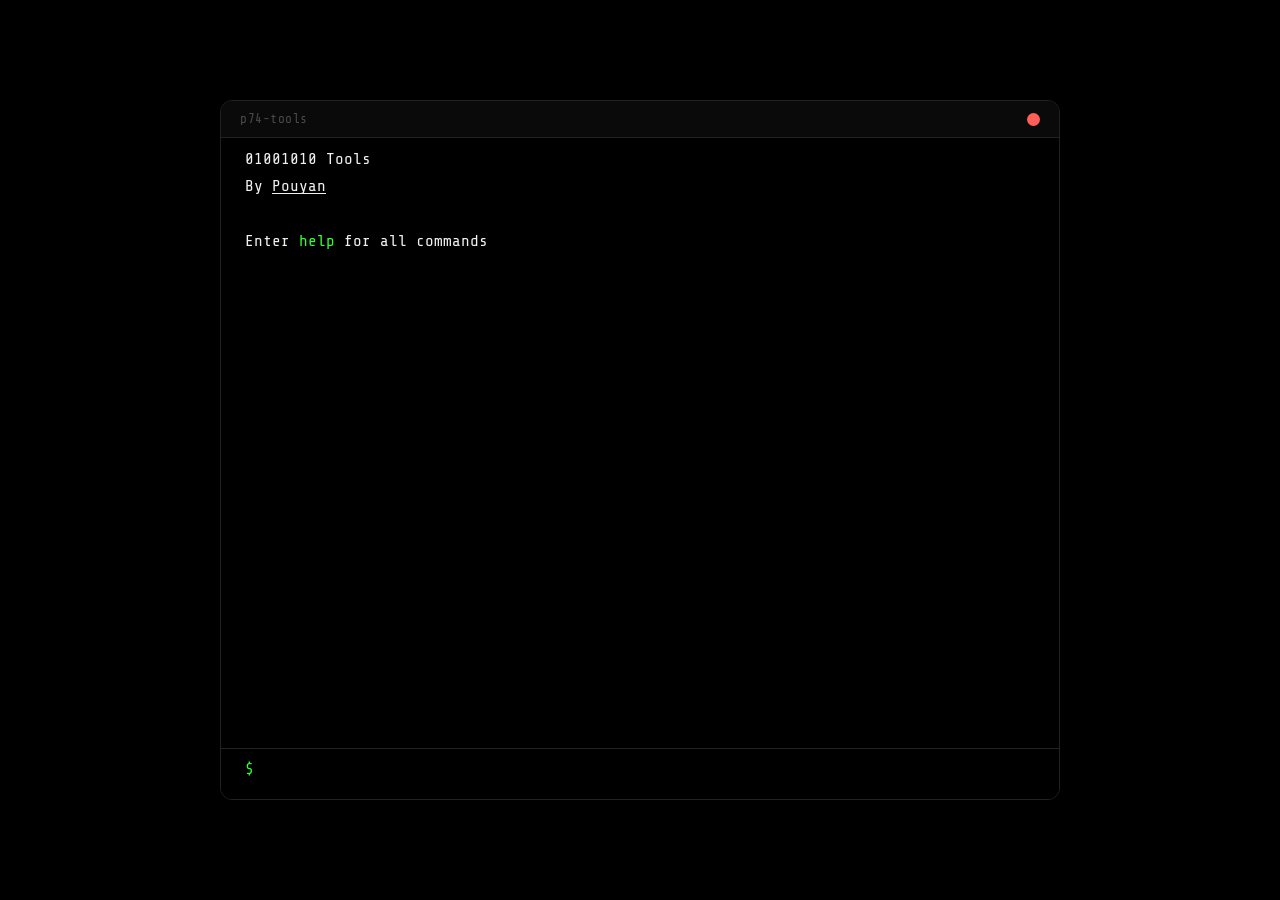
<file: index.html>
<!DOCTYPE html>
<html lang="en">

<head>
    <meta charset="UTF-8" />
    <meta http-equiv="X-UA-Compatible" content="IE=edge" />
    <meta name="viewport" content="width=device-width, initial-scale=1.0, viewport-fit=cover" />
    <title>P74 Tools</title>

    <link rel="preconnect" href="https://fonts.googleapis.com" />
    <link rel="preconnect" href="https://fonts.gstatic.com" crossorigin />
    <link href="https://fonts.googleapis.com/css2?family=Share+Tech+Mono&display=swap" rel="stylesheet" />

    <link rel="icon" href="icon.ico" />

    <style>
    /* ── reset & base ── */
    * {
        margin: 0;
        padding: 0;
        box-sizing: border-box;
    }

    :root {
        font-size: 16px;
        --bg: #000000;
        --fg: #f0f0f0;
        --dim: #666666;
        --prompt: #33ff33;
        --border: #222222;
        --dot-red: #ff5f56;
        /* one font size for everything typed and printed in the terminal */
        --term-font: 1rem;
        /* margin between the terminal and the edges of the page (phones) */
        --edge: 3vw;
    }

    html {
        height: 100%;
        overflow: hidden;
        background: var(--bg);
    }

    /*
     * The body is pinned to the *visible* viewport. --vv-h and --vv-top are
     * kept up to date by the script (window.visualViewport), so when a mobile
     * keyboard opens the terminal shrinks to the space above it and its top
     * and bottom edges stay on the edges of what the user can see.
     * Before the script runs (or without visualViewport) it falls back to the
     * whole dynamic viewport.
     */
    body {
        position: fixed;
        left: 0;
        right: 0;
        top: var(--vv-top, 0px);
        height: var(--vv-h, 100dvh);
        overflow: hidden;
        background: var(--bg);
        color: var(--fg);
        font-family: 'Share Tech Mono', monospace;
        display: flex;
        align-items: center;
        justify-content: center;
        padding: 2vw;
        margin: 0;
    }

    /* ── terminal window ── */
    .terminal {
        width: 100%;
        max-width: 840px;
        height: 90%;
        max-height: 700px;
        background: var(--bg);
        border: 1px solid var(--border);
        border-radius: 12px;
        overflow: hidden;
        display: flex;
        flex-direction: column;
    }

    /* ── title bar ── */
    .titlebar {
        display: flex;
        align-items: center;
        padding: 0.7rem 1.2rem;
        background: #0a0a0a;
        border-bottom: 1px solid var(--border);
        user-select: none;
        flex-shrink: 0;
    }

    .titlebar .label {
        font-size: 0.8rem;
        color: var(--dim);
        letter-spacing: 0.04em;
        opacity: 0.7;
        font-family: 'Share Tech Mono', monospace;
    }

    .dots {
        display: flex;
        gap: 0.55rem;
        margin-left: auto;
        flex-shrink: 0;
    }

    .dot {
        width: 13px;
        height: 13px;
        border-radius: 50%;
        display: block;
        flex-shrink: 0;
    }
    /* the red dot is a real button: it closes the tab, same as `exit` */
    button.dot {
        border: none;
        padding: 0;
        cursor: pointer;
        -webkit-tap-highlight-color: transparent;
    }
    .dot.red {
        position: relative;
        background: var(--dot-red);
    }
    /* invisible, larger touch target around the small dot */
    .dot.red::after {
        content: '';
        position: absolute;
        inset: -10px;
    }
    .dot.red:hover {
        filter: brightness(1.15);
    }
    .dot.red:focus-visible {
        outline: 2px solid var(--fg);
        outline-offset: 2px;
    }

    /* ── output area ── */
    .output {
        flex: 1;
        min-height: 0;
        overflow-y: auto;
        overscroll-behavior: contain;
        padding: 0.5rem 1.5rem 0.2rem 1.5rem;
        background: var(--bg);
        font-size: var(--term-font);
        line-height: 1.6;
        scroll-behavior: smooth;
    }

    .output::-webkit-scrollbar {
        width: 6px;
    }
    .output::-webkit-scrollbar-track {
        background: transparent;
    }
    .output::-webkit-scrollbar-thumb {
        background: var(--border);
        border-radius: 4px;
    }
    .output::-webkit-scrollbar-thumb:hover {
        background: var(--dim);
    }

    /* ── welcome message / inline links ── */
    .output a {
        color: var(--fg);
        text-decoration: underline;
        text-underline-offset: 0.15em;
    }

    .output a:hover {
        color: var(--prompt);
    }

    .output .hl {
        color: var(--prompt);
    }

    /* ── dynamic lines ── */
    .output .line {
        white-space: pre-wrap;
        word-break: break-word;
        padding: 0.05rem 0;
    }

    /* empty lines (spacers in `help`) still need a line box to have height */
    .output .line:empty::after {
        content: '\00a0';
    }

    .output .line.prompt-line {
        color: var(--fg);
    }

    .output .line.prompt-line .prompt-symbol {
        color: var(--prompt);
    }

    .output .line.output-line {
        color: var(--fg);
        padding-left: 0.5rem;
    }

    .output .line.output-line.dim {
        color: var(--dim);
    }

    .output .line.output-line.error {
        color: #ff6b6b;
    }

    .output .line.output-line.success {
        color: var(--prompt);
    }

    .output .line.output-line.help {
        color: var(--fg);
    }

    .output .line.output-line.help .cmd-name {
        color: #66d9ff;
    }

    .output .line.output-line.help .cmd-desc {
        color: var(--dim);
    }

    /* the actual apps in `help` (name and description) are bold */
    .output .line.output-line.help.app {
        font-weight: bold;
    }

    /* help entries are clickable: they type the command into the prompt */
    .output .line[data-cmd] {
        cursor: pointer;
        -webkit-tap-highlight-color: transparent;
    }
    .output .line[data-cmd]:hover .cmd-name {
        color: var(--prompt);
        text-decoration: underline;
        text-underline-offset: 0.15em;
    }

    /* ── input line ── */
    .input-line {
        display: flex;
        align-items: center;
        padding: 0.6rem 1.5rem 1.2rem 1.5rem;
        background: var(--bg);
        border-top: 1px solid var(--border);
        flex-shrink: 0;
        gap: 0.6rem;
    }

    /* The prompt and the input use the same size as the output text.
       On phones that size is 16px: iOS Safari zooms the whole page when an
       input below 16px gets focus, so the whole terminal uses 16px there. */
    .input-line .prompt {
        color: var(--prompt);
        font-size: var(--term-font);
        font-family: 'Share Tech Mono', monospace;
        flex-shrink: 0;
    }

    /* input + autocomplete suggestion ("ghost" text) share one box */
    .input-wrap {
        position: relative;
        flex: 1;
        min-width: 0;
        display: flex;
        align-items: center;
    }

    .input-line #command-input {
        position: relative;
        z-index: 1;
        flex: 1;
        width: 100%;
        background: transparent;
        border: none;
        outline: none;
        color: var(--fg);
        font-family: 'Share Tech Mono', monospace;
        font-size: var(--term-font);
        padding: 0.1rem 0;
        caret-color: var(--prompt);
        min-width: 0;
    }

    .input-line #command-input::selection {
        background: rgba(51, 255, 51, 0.25);
    }

    /* Sits exactly behind the input, same font and metrics. The part that is
       already typed is invisible (it only takes up the space), the rest of the
       suggested command is shown dimmed. */
    .ghost {
        position: absolute;
        left: 0;
        right: 0;
        top: 0;
        bottom: 0;
        display: flex;
        align-items: center;
        overflow: hidden;
        white-space: pre;
        pointer-events: none;
        user-select: none;
        font-family: 'Share Tech Mono', monospace;
        font-size: var(--term-font);
        padding: 0.1rem 0;
        color: var(--dim);
    }
    .ghost .ghost-typed {
        visibility: hidden;
    }

    /* ── responsive ── */
    @media (max-width: 640px) {
        :root {
            font-size: 14px;
            --term-font: 16px;
        }
        /* A small margin (--edge) on all four sides. Where a notch or the
           home indicator needs more room, the safe-area inset wins. */
        body {
            padding:
                max(env(safe-area-inset-top), var(--edge))
                max(env(safe-area-inset-right), var(--edge))
                max(env(safe-area-inset-bottom), var(--edge))
                max(env(safe-area-inset-left), var(--edge));
            align-items: stretch;
        }
        /* While typing on a phone the keyboard covers the bottom of the screen
           (and the home indicator), so only the small margin is kept there.
           html.typing is set from the input's focus state, so this does not
           depend on measuring the viewport. */
        html.kb-open body,
        html.typing body {
            padding-bottom: var(--edge);
        }
        .terminal {
            height: 100%;
            max-height: none;
            border-radius: 8px;
        }
        .output {
            padding: 0.3rem 1rem 0.2rem 1rem;
        }
        .input-line {
            padding: 0.4rem 1rem 0.8rem 1rem;
        }
        html.kb-open .input-line,
        html.typing .input-line {
            padding-bottom: 0.5rem;
        }
        .titlebar {
            padding: 0.5rem 0.8rem;
        }
        .dot {
            width: 10px;
            height: 10px;
        }
        .titlebar .label {
            font-size: 0.65rem;
        }
    }

    @media (max-width: 400px) {
        :root {
            font-size: 12px;
            --edge: 2.5vw;
        }
        .terminal {
            border-radius: 6px;
        }
        .output {
            padding: 0.2rem 0.6rem 0.2rem 0.6rem;
        }
        .input-line {
            padding: 0.3rem 0.6rem 0.6rem 0.6rem;
        }
    }

    @media print {
        html,
        body {
            height: auto;
            overflow: visible;
        }
        body {
            position: static;
            background: white;
            padding: 1rem;
        }
        .terminal {
            border-color: #ccc;
            box-shadow: none;
            height: auto;
            max-height: none;
            border-radius: 4px;
        }
        .titlebar {
            background: #eee;
            border-color: #ccc;
        }
        .titlebar .label {
            color: #555;
        }
        .dot {
            border: 1px solid #999;
            background: #ccc !important;
        }
        .output {
            background: white;
            color: black;
            overflow: visible;
            padding: 1rem;
        }
        .output .line {
            color: black !important;
        }
        .output .line.prompt-line .prompt-symbol {
            color: #006600 !important;
        }
        .output a {
            color: #0055aa;
        }
        .output .hl {
            color: #006600;
        }
        .output .line.output-line.dim {
            color: #555 !important;
        }
        .output .line.output-line.error {
            color: #cc0000 !important;
        }
        .output .line.output-line.success {
            color: #006600 !important;
        }
        .output .line.output-line.help .cmd-name {
            color: #0055aa !important;
        }
        .output .line.output-line.help .cmd-desc {
            color: #555 !important;
        }
        .ghost {
            display: none;
        }
        .input-line {
            border-color: #ccc;
            background: white;
            padding: 0.5rem 1rem;
        }
        .input-line .prompt {
            color: #006600 !important;
        }
        .input-line #command-input {
            color: black;
            caret-color: black;
        }
        .input-line #command-input::selection {
            background: #ccc;
        }
    }
    </style>
</head>

<body>

    <div class="terminal" id="terminal">

        <!-- title bar -->
        <div class="titlebar">
            <span class="label">p74-tools</span>
            <span class="dots">
                <button type="button" class="dot red" id="close-btn" aria-label="Close tab" title="Close tab"></button>
            </span>
        </div>

        <!-- output -->
        <div class="output" id="output"></div>

        <!-- input line -->
        <div class="input-line">
            <span class="prompt">$</span>
            <div class="input-wrap">
                <span class="ghost" id="ghost" aria-hidden="true"><span class="ghost-typed" id="ghost-typed"></span><span class="ghost-rest" id="ghost-rest"></span></span>
                <input type="text" id="command-input" autofocus autocomplete="off" autocapitalize="off" autocorrect="off" spellcheck="false" enterkeyhint="send" />
            </div>
        </div>

    </div>

    <script>
        (function() {
            // ── DOM refs ──
            const root = document.documentElement;
            const terminal = document.getElementById('terminal');
            const output = document.getElementById('output');
            const input = document.getElementById('command-input');
            const ghost = document.getElementById('ghost');
            const ghostTyped = document.getElementById('ghost-typed');
            const ghostRest = document.getElementById('ghost-rest');

            // ── state ──
            const cmdHistory = [];
            let historyIndex = -1;

            // ── visible viewport (mobile keyboard) ──
            // The layout viewport does not shrink when a mobile keyboard opens
            // (iOS never, Android Chrome by default), so 100vh-based sizing ends
            // up partly behind the keyboard. Instead the page is pinned to the
            // visual viewport: --vv-h is the visible height, --vv-top the
            // distance the browser has scrolled the visible area down.
            const vv = window.visualViewport;

            function syncViewport() {
                const h = vv ? vv.height : window.innerHeight;
                const top = vv ? vv.offsetTop : 0;
                root.style.setProperty('--vv-h', h + 'px');
                root.style.setProperty('--vv-top', top + 'px');
                root.classList.toggle('kb-open', window.innerHeight - h > 120);
                scrollToBottom();
            }

            if (vv) {
                vv.addEventListener('resize', syncViewport);
                vv.addEventListener('scroll', syncViewport);
            }
            window.addEventListener('resize', syncViewport);
            window.addEventListener('orientationchange', syncViewport);

            // ── helpers ──
            function escapeHtml(str) {
                return String(str).replace(/[&<>"']/g, ch => ({
                    '&': '&amp;',
                    '<': '&lt;',
                    '>': '&gt;',
                    '"': '&quot;',
                    "'": '&#39;'
                }[ch]));
            }

            function scrollToBottom() {
                output.scrollTop = output.scrollHeight;
            }

            // `html` is trusted markup. Anything the user typed must go through
            // escapeHtml() before it gets here.
            function appendLine(html, className = '') {
                const div = document.createElement('div');
                div.className = 'line ' + className;
                div.innerHTML = html;
                output.appendChild(div);
                scrollToBottom();
                return div;
            }

            function appendOutput(html, className = 'output-line') {
                return appendLine(html, className);
            }

            function appendPrompt(cmd) {
                appendLine(`<span class="prompt-symbol">$</span> ${escapeHtml(cmd)}`, 'prompt-line');
            }

            // ── welcome message ──
            function showWelcome() {
                appendLine('01001010 Tools');
                appendLine('By <a href="https://p74.ir" target="_blank" rel="noopener noreferrer">Pouyan</a>');
                appendLine('');
                appendLine('Enter <span class="hl">help</span> for all commands');
                appendLine('');
            }

            // Like a real terminal, clearing wipes everything, welcome included.
            function clearScreen() {
                output.innerHTML = '';
                scrollToBottom();
            }

            // ── exit (the `exit` command and the red button) ──
            function exitTerminal() {
                appendOutput('→ closing tab …', 'output-line dim');
                setTimeout(() => {
                    // window.close() does not throw when the browser
                    // refuses (tab not opened by a script), it just
                    // does nothing – so check whether we're still here.
                    try {
                        window.close();
                    } catch (_) {}
                    setTimeout(() => {
                        if (!window.closed) {
                            appendOutput('⚠️  Cannot close tab programmatically. Please close it manually (Ctrl+W / Cmd+W).',
                                'output-line error');
                        }
                    }, 200);
                }, 200);
            }

            document.getElementById('close-btn').addEventListener('click', exitTerminal);

            // ── navigation commands ──
            // A Map (not a plain object): looking up "constructor", "toString"
            // etc. in an object literal finds inherited members and would
            // open a function instead of printing "command not found".
            const NAV_COMMANDS = new Map([
                ['matrix', 'matrix.html'],
                ['datetime', 'datetime.html'],
                ['time-converter', 'datetime-converter.html'],
                ['duodecimal', 'duodecimal.html'],
                ['chronograph', 'chronograph.html'],
                ['watch', 'watch.html']
            ]);

            // Pages open in a new tab, so the terminal stays where it is.
            function openPage(name, url) {
                const w = window.open(url, '_blank');
                if (w) {
                    try { w.opener = null; } catch (_) {}
                    appendOutput(`→ opening ${name} in a new tab …`, 'output-line dim');
                } else {
                    // the browser blocked the popup: offer a plain link instead
                    appendOutput(`⚠️  Popup blocked. <a href="${url}" target="_blank" rel="noopener noreferrer">Open ${name}</a>`,
                        'output-line error');
                }
            }

            // ── help ──
            // [command, description, is one of the apps]
            const HELP_ITEMS = [
                ['matrix',         'Polylingual Matrix',   true],
                ['datetime',       'Decimal Clock',        true],
                ['time-converter', 'Time Converter',       true],
                ['duodecimal',     'Duodecimal Converter', true],
                ['chronograph',    'Chronograph',          true],
                ['watch',          'My dream wristwatch',  true],
                ['cat',            'Concatenate files',    false],
                ['man',            'Reference manuals',    false],
                ['touch',          'File timestamp mod',   false],
                ['uname',          'Print system name',    false],
                ['whoami',         'Print current user',   false],
                ['clear',          'Clear the terminal',   false],
                ['clr',            'Alias for clear',      false],
                ['exit',           'Close the tab',        false],
                ['help',           'Show this help',       false],
                ['pwd',            'Print working dir',    false],
                ['ls',             'List dir contents',    false],
                ['cd',             'Change dir',           false]
            ];

            // everything the autocomplete may suggest
            const COMMANDS = HELP_ITEMS.map(item => item[0]);

            function showHelp() {
                appendOutput('', '');
                appendOutput('Available commands:', 'output-line help');
                HELP_ITEMS.forEach(([name, desc, isApp]) => {
                    const row = appendOutput(
                        `  <span class="cmd-name">${name}</span>${' '.repeat(Math.max(1, 18 - name.length))}<span class="cmd-desc">${desc}</span>`,
                        'output-line help' + (isApp ? ' app' : ''));
                    row.dataset.cmd = name;
                    row.title = 'Click to type "' + name + '"';
                });
                appendOutput('', '');
            }

            // Clicking a help entry types the command into the prompt (it is not
            // run – press Enter for that).
            output.addEventListener('click', function(e) {
                const row = e.target.closest('[data-cmd]');
                if (!row) return;
                setInput(row.dataset.cmd);
            });

            // ── command logic ──
            function processCommand(cmd) {
                const trimmed = cmd.trim();

                if (trimmed === '') {
                    appendPrompt('');
                    return;
                }

                appendPrompt(trimmed);

                const lower = trimmed.toLowerCase();

                // cat (alone or with arguments)
                if (lower === 'cat' || lower.startsWith('cat ')) {
                    appendOutput('Meow', 'output-line');
                    return;
                }

                // touch (alone or with arguments)
                if (lower === 'touch' || lower.startsWith('touch ')) {
                    appendOutput('permission denied', 'output-line error');
                    return;
                }

                // uname (exact match only)
                if (lower === 'uname') {
                    appendOutput('P74', 'output-line');
                    return;
                }

                // whoami (exact match only)
                if (lower === 'whoami') {
                    appendOutput('Pouyan', 'output-line');
                    return;
                }

                // man / woman (alone or with an argument): each points at the other
                const manMatch = /^(man|woman)(?:\s+(.+))?$/i.exec(trimmed);
                if (manMatch) {
                    const other = manMatch[1].toLowerCase() === 'man' ? 'woman' : 'man';
                    const arg = manMatch[2] ? ' ' + escapeHtml(manMatch[2]) : '';
                    appendOutput(`= ${other}${arg}`, 'output-line');
                    return;
                }

                // Navigation commands – open in a new tab
                if (NAV_COMMANDS.has(lower)) {
                    openPage(lower, NAV_COMMANDS.get(lower));
                    return;
                }

                // System / easter egg commands
                switch (lower) {
                    case 'exit':
                        exitTerminal();
                        break;

                    case 'help':
                        showHelp();
                        break;

                    case 'clear':
                    case 'clr':
                        clearScreen();
                        break;

                    case 'pwd':
                        appendOutput('/ir/01001010/index', 'output-line dim');
                        break;

                    case 'ls':
                    case 'cd':
                        appendOutput('permission denied', 'output-line error');
                        break;

                    default:
                        appendOutput(`"${escapeHtml(trimmed)}": command not found`, 'output-line error');
                        break;
                }
            }

            // ── autocomplete ──
            // The first word is completed from COMMANDS. The suggestion is shown
            // dimmed after the cursor; Tab types it in full.
            function getSuggestion() {
                const v = input.value;
                if (!v || /\s/.test(v)) return '';
                if (input.selectionStart !== v.length || input.selectionEnd !== v.length) return '';
                const lv = v.toLowerCase();
                return COMMANDS.find(c => c !== lv && c.startsWith(lv)) || '';
            }

            function updateGhost() {
                const v = input.value;
                const s = getSuggestion();
                // no ghost when the text is wider than the box (input is scrolled)
                if (!s || input.scrollWidth > input.clientWidth) {
                    ghostTyped.textContent = '';
                    ghostRest.textContent = '';
                    return;
                }
                ghostTyped.textContent = v;
                ghostRest.textContent = s.slice(v.length);
            }

            // Put text in the prompt, caret at the end, ready to be executed.
            function setInput(text) {
                input.value = text;
                input.focus({ preventScroll: true });
                const end = input.value.length;
                input.setSelectionRange(end, end);
                updateGhost();
            }

            input.addEventListener('input', updateGhost);
            document.addEventListener('selectionchange', function() {
                if (document.activeElement === input) updateGhost();
            });

            // ── input handling ──
            function handleSubmit() {
                const cmd = input.value;

                if (cmd.trim() !== '') {
                    cmdHistory.push(cmd);
                }

                input.value = '';
                updateGhost();
                processCommand(cmd);
                historyIndex = cmdHistory.length;
            }

            // ── keyboard events ──
            input.addEventListener('keydown', function(e) {
                if (e.key === 'Enter') {
                    e.preventDefault();
                    handleSubmit();
                    return;
                }

                if (e.key === 'Tab' && !e.shiftKey && !e.ctrlKey && !e.metaKey && !e.altKey) {
                    const s = getSuggestion();
                    if (s) {
                        e.preventDefault();
                        setInput(s);
                    }
                    return;
                }

                if (e.key === 'ArrowUp') {
                    e.preventDefault();
                    if (cmdHistory.length === 0) return;
                    if (historyIndex > 0) {
                        historyIndex--;
                        input.value = cmdHistory[historyIndex];
                    }
                    updateGhost();
                    setTimeout(() => {
                        input.selectionStart = input.selectionEnd = input.value.length;
                        updateGhost();
                    }, 0);
                    return;
                }

                if (e.key === 'ArrowDown') {
                    e.preventDefault();
                    if (cmdHistory.length === 0) return;
                    if (historyIndex < cmdHistory.length - 1) {
                        historyIndex++;
                        input.value = cmdHistory[historyIndex];
                    } else {
                        historyIndex = cmdHistory.length;
                        input.value = '';
                    }
                    updateGhost();
                    setTimeout(() => {
                        input.selectionStart = input.selectionEnd = input.value.length;
                        updateGhost();
                    }, 0);
                    return;
                }

                // Ctrl+L / Cmd+L → clear
                if ((e.ctrlKey || e.metaKey) && e.key.toLowerCase() === 'l') {
                    e.preventDefault();
                    clearScreen();
                }
            });

            // ── focus management ──
            // Clicking the terminal puts the cursor in the prompt, like a real
            // terminal – except on links (so they stay usable) and while text
            // is being selected (so it can be copied). There is deliberately no
            // blur handler: forcing focus back made Tab, text selection and
            // dismissing the mobile keyboard impossible.
            terminal.addEventListener('click', function(e) {
                if (e.target.closest('a')) return;
                const sel = window.getSelection();
                if (sel && sel.toString() !== '') return;
                input.focus({ preventScroll: true });
            });

            // ── typing state (on phones: the keyboard is up) ──
            function syncTyping() {
                root.classList.toggle('typing', document.activeElement === input);
            }
            input.addEventListener('focus', syncTyping);
            input.addEventListener('blur', syncTyping);

            // ── init ──
            syncViewport();
            syncTyping();
            showWelcome();

            setTimeout(() => {
                input.focus({ preventScroll: true });
            }, 100);

            console.log('⎯⎯⎯⎯⎯⎯⎯⎯⎯⎯⎯⎯⎯⎯⎯⎯⎯⎯⎯⎯⎯⎯⎯⎯⎯⎯⎯⎯⎯⎯⎯⎯⎯⎯⎯⎯⎯⎯⎯⎯⎯⎯⎯⎯⎯⎯⎯⎯');
            console.log('  P74 Tools terminal active');
            console.log('  Type "help" for commands · "clear" to clear');
            console.log('⎯⎯⎯⎯⎯⎯⎯⎯⎯⎯⎯⎯⎯⎯⎯⎯⎯⎯⎯⎯⎯⎯⎯⎯⎯⎯⎯⎯⎯⎯⎯⎯⎯⎯⎯⎯⎯⎯⎯⎯⎯⎯⎯⎯⎯⎯⎯⎯');

        })();
    </script>

</body>

</html>
</file>
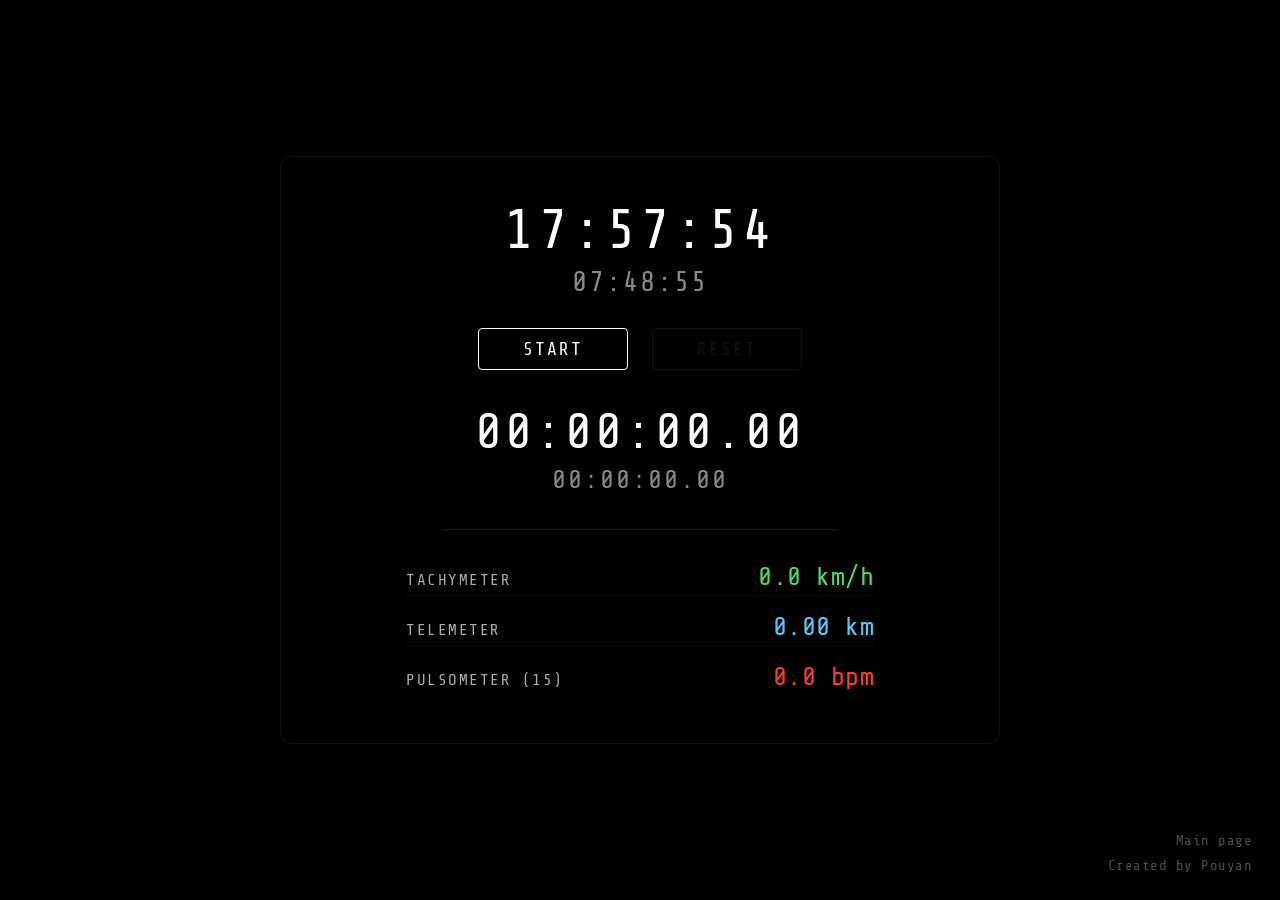
<file: chronograph.html>
<!DOCTYPE html>
<html lang="en">
<head>
    <meta charset="UTF-8" />
    <meta name="viewport" content="width=device-width, initial-scale=1.0" />
    <title>Chronograph Watch</title>
    <link href="https://fonts.googleapis.com/css2?family=Share+Tech+Mono&display=swap" rel="stylesheet" />
    <link rel="icon" href="icon.ico" />
    <style>
        /* ── Reset & Base ── */
        *,
        *::before,
        *::after {
            box-sizing: border-box;
            margin: 0;
            padding: 0;
        }

        body {
            background: #000;
            color: #fff;
            font-family: 'Share Tech Mono', monospace;
            min-height: 100vh;
            display: flex;
            justify-content: center;
            align-items: center;
            padding: 20px;
            margin: 0;
            user-select: none;
            position: relative;
        }

        /* ── Container ── */
        .watch {
            max-width: 720px;
            width: 100%;
            padding: 40px 30px 48px;
            background: #000;
            border: 1px solid rgba(255, 255, 255, 0.06);
            border-radius: 12px;
            display: flex;
            flex-direction: column;
            align-items: center;
        }

        /* ── Current Time ── */
        .current-time {
            text-align: center;
            margin-bottom: 28px;
            line-height: 1.2;
        }
        .current-time .standard {
            font-size: 56px;
            color: #fff;
            letter-spacing: 4px;
        }
        .current-time .decimal {
            font-size: 28px;
            color: #888;
            letter-spacing: 2px;
            margin-top: 2px;
        }

        /* ── Controls ── */
        .controls {
            display: flex;
            gap: 24px;
            margin-bottom: 32px;
        }
        .controls button {
            font-family: 'Share Tech Mono', monospace;
            font-size: 18px;
            letter-spacing: 2px;
            padding: 10px 44px;
            border: 1.5px solid #fff;
            border-radius: 4px;
            background: transparent;
            color: #fff;
            cursor: pointer;
            transition: all 0.15s ease;
            min-width: 130px;
        }
        .controls button:active:not(:disabled) {
            transform: scale(0.96);
        }
        .controls button:disabled {
            opacity: 0.25;
            cursor: not-allowed;
            transform: none;
        }

        /* start button states – overridden by JS */
        .controls .btn-start {
            border-color: #fff;
            color: #fff;
        }
        .controls .btn-start.running {
            border-color: #f5c542;
            color: #f5c542;
        }
        .controls .btn-start.paused {
            border-color: #6bc9ff;
            color: #6bc9ff;
        }

        .controls .btn-reset {
            border-color: #fff;
            color: #fff;
        }
        .controls .btn-reset:disabled {
            border-color: #444;
            color: #444;
        }

        /* ── Chronograph Display ── */
        .chrono-display {
            text-align: center;
            margin-bottom: 30px;
            line-height: 1.2;
        }
        .chrono-display .elapsed-standard {
            font-size: 50px;
            color: #fff;
            letter-spacing: 3px;
        }
        .chrono-display .elapsed-decimal {
            font-size: 26px;
            color: #888;
            letter-spacing: 2px;
            margin-top: 2px;
        }

        /* ── Separator ── */
        .divider {
            width: 60%;
            height: 1px;
            background: rgba(255, 255, 255, 0.10);
            margin: 4px 0 28px;
        }

        /* ── Scales ── */
        .scales {
            width: 100%;
            max-width: 480px;
            display: flex;
            flex-direction: column;
            gap: 12px;
            padding: 0 6px;
        }
        .scale-row {
            display: flex;
            justify-content: space-between;
            align-items: baseline;
            font-size: 22px;
            letter-spacing: 0.5px;
            padding: 4px 0;
            border-bottom: 1px solid rgba(255, 255, 255, 0.04);
        }
        .scale-row:last-child {
            border-bottom: none;
        }
        .scale-row .label {
            font-size: 16px;
            text-transform: uppercase;
            letter-spacing: 1.5px;
            color: #aaa;
        }
        .scale-row .value {
            font-size: 26px;
            font-weight: 400;
            transition: color 0.1s;
        }

        /* scale colours */
        .scale-row.tachymeter .value {
            color: #4cd964;
        }
        .scale-row.telemeter .value {
            color: #5ac8fa;
        }
        .scale-row.pulsometer .value {
            color: #ff3b30;
        }

        /* ── Footer Links (bottom-right) ── */
        .footer-links {
            position: fixed;
            bottom: 24px;
            right: 28px;
            display: flex;
            flex-direction: column;
            align-items: flex-end;
            gap: 4px;
            z-index: 10;
            font-size: 14px;
            letter-spacing: 0.5px;
            line-height: 1.5;
        }
        .footer-links a {
            color: rgba(255, 255, 255, 0.30);
            text-decoration: none;
            transition: color 0.2s ease;
            font-family: 'Share Tech Mono', monospace;
        }
        .footer-links a:hover {
            color: rgba(255, 255, 255, 0.80);
            text-decoration: underline;
        }
        .footer-links .sep {
            color: rgba(255, 255, 255, 0.12);
            font-size: 12px;
            padding: 0 2px;
        }

        /* ── Responsive ── */
        @media (max-width: 540px) {
            .watch {
                padding: 24px 16px 32px;
            }
            .current-time .standard {
                font-size: 38px;
                letter-spacing: 2px;
            }
            .current-time .decimal {
                font-size: 22px;
            }
            .chrono-display .elapsed-standard {
                font-size: 36px;
                letter-spacing: 2px;
            }
            .chrono-display .elapsed-decimal {
                font-size: 20px;
            }
            .controls button {
                font-size: 15px;
                padding: 8px 24px;
                min-width: 100px;
            }
            .controls {
                gap: 14px;
            }
            .scale-row {
                font-size: 18px;
            }
            .scale-row .value {
                font-size: 20px;
            }
            .scale-row .label {
                font-size: 13px;
            }
            .divider {
                width: 80%;
            }
            .footer-links {
                bottom: 16px;
                right: 18px;
                font-size: 12px;
            }
        }

        @media (max-width: 400px) {
            .current-time .standard {
                font-size: 30px;
            }
            .chrono-display .elapsed-standard {
                font-size: 28px;
            }
            .controls button {
                font-size: 13px;
                padding: 6px 16px;
                min-width: 76px;
            }
            .scale-row .value {
                font-size: 17px;
            }
            .scale-row .label {
                font-size: 11px;
            }
            .footer-links {
                bottom: 12px;
                right: 14px;
                font-size: 10px;
            }
        }
    </style>
</head>
<body>

    <div class="watch">

        <!-- Current Time -->
        <div class="current-time">
            <div class="standard" id="currentStandard">00:00:00</div>
            <div class="decimal" id="currentDecimal">00:00:00</div>
        </div>

        <!-- Controls -->
        <div class="controls">
            <button class="btn-start" id="btnStart">START</button>
            <button class="btn-reset" id="btnReset" disabled>RESET</button>
        </div>

        <!-- Chronograph -->
        <div class="chrono-display">
            <div class="elapsed-standard" id="elapsedStandard">00:00:00.00</div>
            <div class="elapsed-decimal" id="elapsedDecimal">00:00:00.00</div>
        </div>

        <div class="divider"></div>

        <!-- Scales -->
        <div class="scales">
            <div class="scale-row tachymeter">
                <span class="label">Tachymeter</span>
                <span class="value" id="tachymeter">0.0 km/h</span>
            </div>
            <div class="scale-row telemeter">
                <span class="label">Telemeter</span>
                <span class="value" id="telemeter">0.00 km</span>
            </div>
            <div class="scale-row pulsometer">
                <span class="label">Pulsometer (15)</span>
                <span class="value" id="pulsometer">0.0 bpm</span>
            </div>
        </div>

    </div>

    <!-- ─── Footer Links (bottom-right) ─── -->
    <div class="footer-links">
        <a href="https://01001010.ir" target="_blank" rel="noopener noreferrer">Main page</a>
        <a href="https://p74.ir" target="_blank" rel="noopener noreferrer">Created by Pouyan</a>
    </div>

    <script>
        (function() {
            'use strict';

            // ─── DOM refs ──────────────────────────────────────────────
            const elStdCurrent = document.getElementById('currentStandard');
            const elDecCurrent = document.getElementById('currentDecimal');
            const elStdElapsed = document.getElementById('elapsedStandard');
            const elDecElapsed = document.getElementById('elapsedDecimal');
            const elTachymeter = document.getElementById('tachymeter');
            const elTelemeter = document.getElementById('telemeter');
            const elPulsometer = document.getElementById('pulsometer');
            const btnStart = document.getElementById('btnStart');
            const btnReset = document.getElementById('btnReset');

            // ─── State ──────────────────────────────────────────────────
            const STATE = {
                IDLE: 'idle',
                RUNNING: 'running',
                PAUSED: 'paused',
            };

            let state = STATE.IDLE;
            let startTimestamp = 0;
            let accumulatedMs = 0;
            let rafId = null;
            let lastFrameTime = 0;

            // ─── Helpers ───────────────────────────────────────────────

            function pad(n, len = 2) {
                return String(n).padStart(len, '0');
            }

            function formatStandardElapsed(ms) {
                const totalSec = ms / 1000;
                const hours = Math.floor(totalSec / 3600);
                const minutes = Math.floor((totalSec % 3600) / 60);
                const seconds = Math.floor(totalSec % 60);
                const centis = Math.floor((ms % 1000) / 10);
                return `${pad(hours)}:${pad(minutes)}:${pad(seconds)}.${pad(centis)}`;
            }

            function formatDecimalElapsed(ms) {
                const totalSec = ms / 1000;
                const decSecTotal = (totalSec / 86400) * 100000;
                const hours = Math.floor(decSecTotal / 10000);
                const minutes = Math.floor((decSecTotal % 10000) / 100);
                const seconds = Math.floor(decSecTotal % 100);
                const centis = Math.floor((decSecTotal % 1) * 100);
                return `${pad(hours)}:${pad(minutes)}:${pad(seconds)}.${pad(centis)}`;
            }

            // Decimal time from a Date object (with milliseconds) – returns hh:mm:ss (no fractions)
            function getDecimalTimeStringFromDate(date) {
                // Total standard seconds including fractional
                const totalSec = date.getHours() * 3600 + date.getMinutes() * 60 + date.getSeconds() + date.getMilliseconds() / 1000;
                // Convert to decimal seconds (1 decimal day = 100000 decimal seconds)
                const decSecTotal = (totalSec / 86400) * 100000;
                const h = Math.floor(decSecTotal / 10000);
                const m = Math.floor((decSecTotal % 10000) / 100);
                const s = Math.floor(decSecTotal % 100);
                return `${pad(h)}:${pad(m)}:${pad(s)}`;
            }

            // Standard time string (hh:mm:ss) from Date
            function getStandardTimeString(date) {
                return `${pad(date.getHours())}:${pad(date.getMinutes())}:${pad(date.getSeconds())}`;
            }

            // ─── Update functions ─────────────────────────────────────

            // Update standard current time – called every second
            function updateStandardCurrentTime() {
                const now = new Date();
                elStdCurrent.textContent = getStandardTimeString(now);
            }

            // Update decimal current time – called every frame for smoothness
            function updateDecimalCurrentTime() {
                const now = new Date();
                elDecCurrent.textContent = getDecimalTimeStringFromDate(now);
            }

            // ─── Update chronograph & scales ──────────────────────────

            function updateChrono(nowMs) {
                let elapsedMs;
                if (state === STATE.RUNNING) {
                    elapsedMs = (nowMs - startTimestamp) + accumulatedMs;
                } else if (state === STATE.PAUSED) {
                    elapsedMs = accumulatedMs;
                } else {
                    elapsedMs = 0;
                }

                if (elapsedMs < 0) elapsedMs = 0;

                elStdElapsed.textContent = formatStandardElapsed(elapsedMs);
                elDecElapsed.textContent = formatDecimalElapsed(elapsedMs);

                const sec = elapsedMs / 1000;

                if (sec > 0) {
                    const tach = 3600 / sec;
                    elTachymeter.textContent = tach < 9999 ? `${tach.toFixed(1)} km/h` : '>9999 km/h';

                    const tele = sec * 0.34;
                    elTelemeter.textContent = `${tele.toFixed(2)} km`;

                    const puls = 900 / sec;
                    elPulsometer.textContent = puls < 9999 ? `${puls.toFixed(1)} bpm` : '>9999 bpm';
                } else {
                    elTachymeter.textContent = '0.0 km/h';
                    elTelemeter.textContent = '0.00 km';
                    elPulsometer.textContent = '0.0 bpm';
                }
            }

            // ─── Animation loop ────────────────────────────────────────

            function frame(timestamp) {
                // Update decimal current time on every frame
                updateDecimalCurrentTime();

                // Update chronograph and scales
                if (state === STATE.RUNNING) {
                    updateChrono(timestamp);
                } else if (state === STATE.PAUSED) {
                    updateChrono(timestamp);
                } else {
                    updateChrono(timestamp);
                }

                rafId = requestAnimationFrame(frame);
            }

            function startAnimation() {
                if (rafId) cancelAnimationFrame(rafId);
                rafId = requestAnimationFrame(frame);
            }

            // ─── Controls ──────────────────────────────────────────────

            function setState(newState) {
                state = newState;
                updateButtons();
            }

            function updateButtons() {
                switch (state) {
                    case STATE.IDLE:
                        btnStart.textContent = 'START';
                        btnStart.className = 'btn-start';
                        btnStart.disabled = false;
                        btnReset.disabled = true;
                        break;
                    case STATE.RUNNING:
                        btnStart.textContent = 'PAUSE';
                        btnStart.className = 'btn-start running';
                        btnStart.disabled = false;
                        btnReset.disabled = true;
                        break;
                    case STATE.PAUSED:
                        btnStart.textContent = 'RESUME';
                        btnStart.className = 'btn-start paused';
                        btnStart.disabled = false;
                        btnReset.disabled = false;
                        break;
                }
            }

            function handleStart() {
                if (state === STATE.IDLE) {
                    accumulatedMs = 0;
                    startTimestamp = performance.now();
                    setState(STATE.RUNNING);
                    startAnimation();
                } else if (state === STATE.RUNNING) {
                    accumulatedMs += (performance.now() - startTimestamp);
                    setState(STATE.PAUSED);
                } else if (state === STATE.PAUSED) {
                    startTimestamp = performance.now();
                    setState(STATE.RUNNING);
                }
            }

            function handleReset() {
                if (state === STATE.IDLE) return;
                if (state === STATE.RUNNING) return;

                accumulatedMs = 0;
                startTimestamp = 0;
                setState(STATE.IDLE);
                updateChrono(performance.now());
            }

            // ─── Init ──────────────────────────────────────────────────

            function init() {
                // Initial update
                updateStandardCurrentTime();
                updateDecimalCurrentTime();

                // Standard time updates once per second
                setInterval(updateStandardCurrentTime, 1000);

                // Chronograph initial display
                updateChrono(performance.now());

                btnStart.addEventListener('click', handleStart);
                btnReset.addEventListener('click', handleReset);

                // Start the continuous animation loop (handles decimal time and chrono)
                startAnimation();

                setState(STATE.IDLE);
            }

            init();

        })();
    </script>

</body>
</html>
</file>
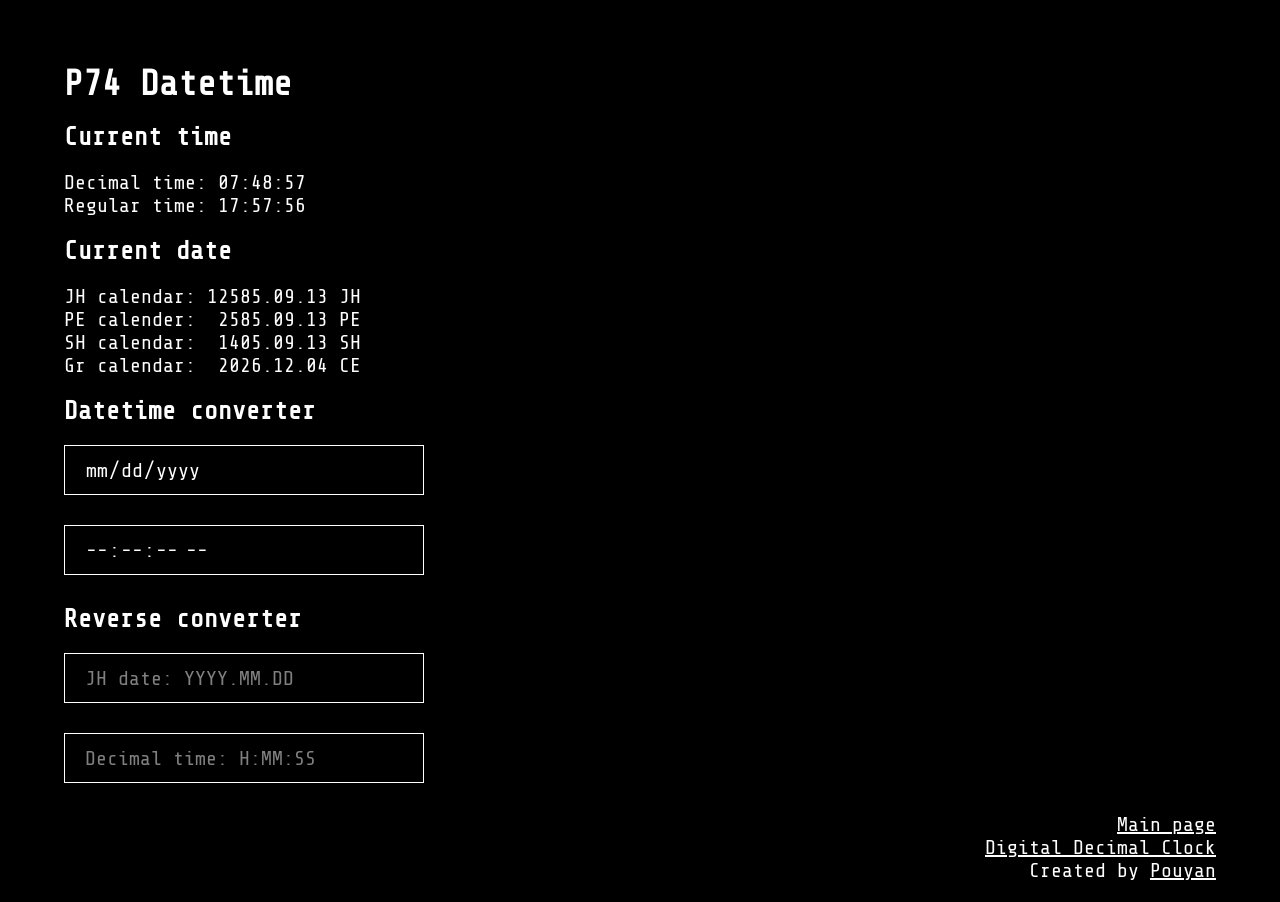
<file: datetime-converter.html>
<!DOCTYPE html>
<html lang="en">

<head>
    <meta charset="UTF-8">
    <meta http-equiv="X-UA-Compatible" content="IE=edge">
    <meta name="viewport" content="width=device-width, initial-scale=1.0">
    <title>P74 Datetime Converter</title>

    <link rel="preconnect" href="https://fonts.googleapis.com">
    <link rel="preconnect" href="https://fonts.gstatic.com" crossorigin>
    <link href="https://fonts.googleapis.com/css2?family=Share+Tech+Mono&display=swap" rel="stylesheet">

    <link rel="stylesheet" href="css/style-datetime-converter.css" />
    <link rel="icon" href="icon.ico" />

    <script type="text/javascript" src="scripts/DecimalTime.js"></script>
    <script type="text/javascript" src="scripts/PersianDate.js"></script>
    <script type="text/javascript" src="scripts/DecimalTimeConvertUtil.js" defer></script>
    <script type="text/javascript" src="scripts/PersianDateConvertUtil.js" defer></script>
</head>

<body>
    <div id="wrapper">
        <h1>P74 Datetime</h1>

        <article>
            <h2>Current time</h2>
            <p>
                Decimal time: <span id="decimal-hour">00:00:00</span><br>
                Regular time: <span id="regular-hour">00:00:00</span>
            </p>
        </article>
        <article>
            <h2>Current date</h2>
            <p>
                JH calendar: <span id="jh-calendar"></span> JH<br>
                PE calender: &nbsp;<span id="pe-calendar"></span> PE<br>
                SH calendar: &nbsp;<span id="persian-calendar"></span> SH<br>
                Gr calendar: &nbsp;<span id="gregorian-calendar"></span> CE
            </p>
        </article>

        <article>
            <h2>Datetime converter</h2>
            <p>
                <input type="date" name="date picker" id="date-picker" min="0622-03-21"> <span id="convertor"></span>
            </p>

            <p>
                <input type="time" step="1" name="time picker" id="time-picker"> <span id="time-convertor"></span>
            </p>
        </article>

        <article>
            <h2>Reverse converter</h2>
            <p>
                <input type="text" name="jh date" id="jh-date-input" placeholder="JH date: YYYY.MM.DD"
                    inputmode="numeric" autocomplete="off" spellcheck="false"> <span id="jh-date-convertor"></span>
            </p>

            <p>
                <input type="text" name="decimal time" id="decimal-time-input" placeholder="Decimal time: H:MM:SS"
                    inputmode="numeric" autocomplete="off" spellcheck="false"> <span id="decimal-time-convertor"></span>
            </p>
        </article>

        <p style="text-align: right; margin-top: 1rem;">
            <a href="index.html">Main page</a><br>
            <a href="datetime.html">Digital Decimal Clock</a><br>
            Created by <a href="https://p74.ir" target="_blank">Pouyan</a>
        </p>
    </div>
</body>

</html>
</file>
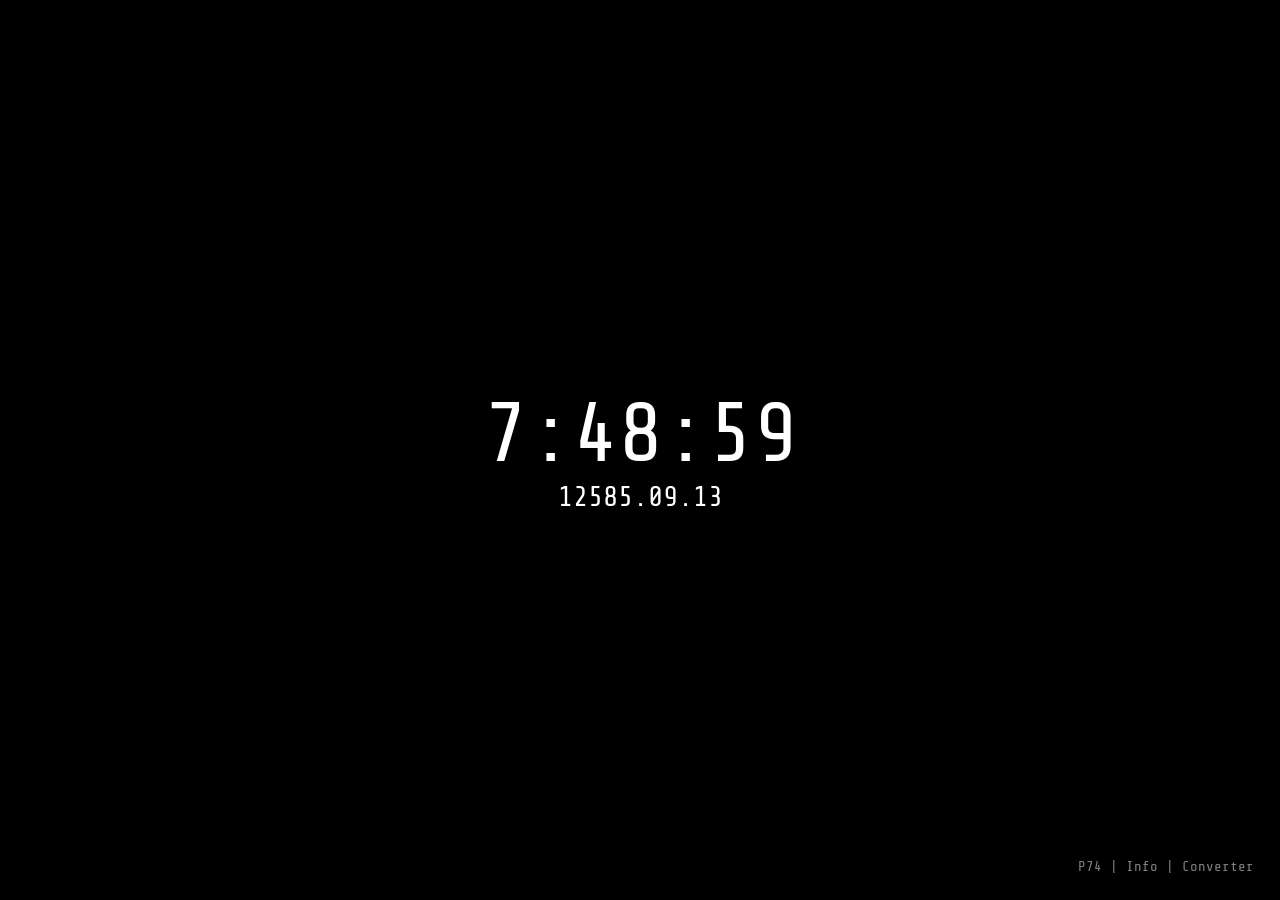
<file: datetime.html>
<!DOCTYPE html>
<html lang="en">

<head>
    <meta charset="UTF-8">
    <meta http-equiv="X-UA-Compatible" content="IE=edge">
    <meta name="viewport" content="width=device-width, initial-scale=1.0">
    <title>P74 Datetime</title>

    <link rel="preconnect" href="https://fonts.googleapis.com">
    <link rel="preconnect" href="https://fonts.gstatic.com" crossorigin>
    <link href="https://fonts.googleapis.com/css2?family=Share+Tech+Mono&display=swap" rel="stylesheet">

    <link rel="stylesheet" href="css/style-datetime.css" />
    <link rel="icon" href="icon.ico" />

    <script type="text/javascript" src="scripts/DecimalTime.js"></script>
    <script type="text/javascript" src="scripts/PersianDate.js"></script>
    <script type="text/javascript" src="scripts/DecimalTimeUtil.js" defer></script>
    <script type="text/javascript" src="scripts/PersianDateUtil.js" defer></script>
</head>

<body>
    <div class="center">
        <div id="decimal-hour" class="clock">0:00:00</div>
        <div id="today" class="calender">0000.00.00</div>
    </div>
    <div class="info">
        <a href="https://p74.ir">P74</a> |
        <a href="https://p74.ir/faq.html#date">Info</a> |
        <a href="datetime-converter.html">Converter</a>
    </div>
</body>

</html>
</file>
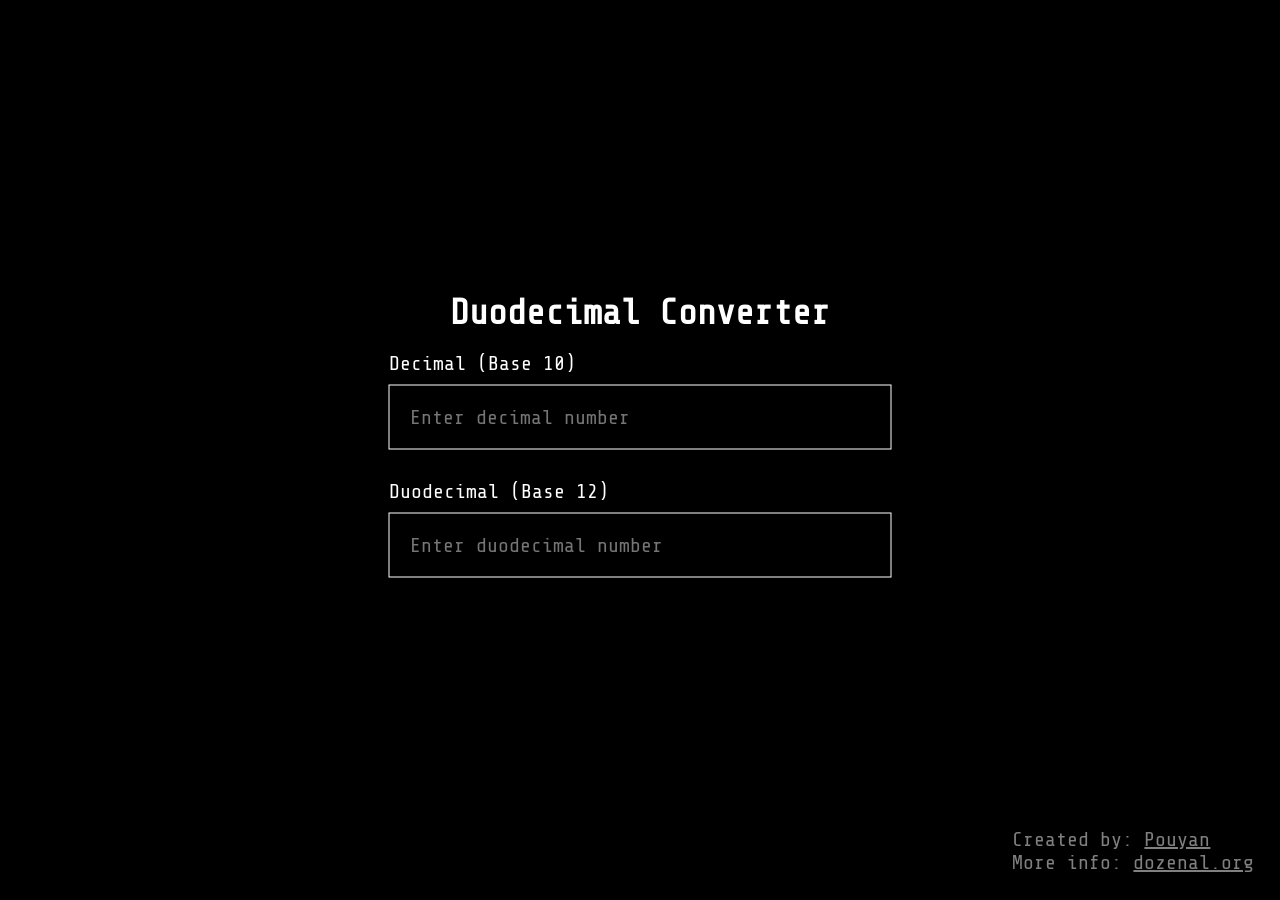
<file: duodecimal.html>
<!DOCTYPE html>
<html lang="en">
<head>
    <meta charset="UTF-8">
    <meta http-equiv="X-UA-Compatible" content="IE=edge">
    <meta name="viewport" content="width=device-width, initial-scale=1.0">
    <title>Base 12 Converter</title>

    <link rel="preconnect" href="https://fonts.googleapis.com">
    <link rel="preconnect" href="https://fonts.gstatic.com" crossorigin>
    <link href="https://fonts.googleapis.com/css2?family=Share+Tech+Mono&display=swap" rel="stylesheet">

    <link rel="icon" href="icon.ico" />

    <link rel="stylesheet" href="css/style-duodecimal.css" />

    <script src="scripts/Duodecimal.js"></script>
    <script src="scripts/DuodecimalUtil.js"></script>
</head>

<body>
    <div class="container">
        <h1>Duodecimal Converter</h1>
        <div class="input-group">
            <label for="decimal-input">Decimal (Base 10)</label>
            <input type="number" id="decimal-input" placeholder="Enter decimal number" oninput="updateDuodecimal()">
        </div>
        <div class="input-group">
            <label for="duodecimal-input">Duodecimal (Base 12)</label>
            <input type="text" id="duodecimal-input" placeholder="Enter duodecimal number" oninput="updateDecimal()">
        </div>
    </div>

    <div class="info">
        <p>Created by: <a href="https://p74.ir">Pouyan</a></p>
        <p>More info: <a href="https://dozenal.org/index.html">dozenal.org</a></p>
    </div>
</body>

</html>
</file>
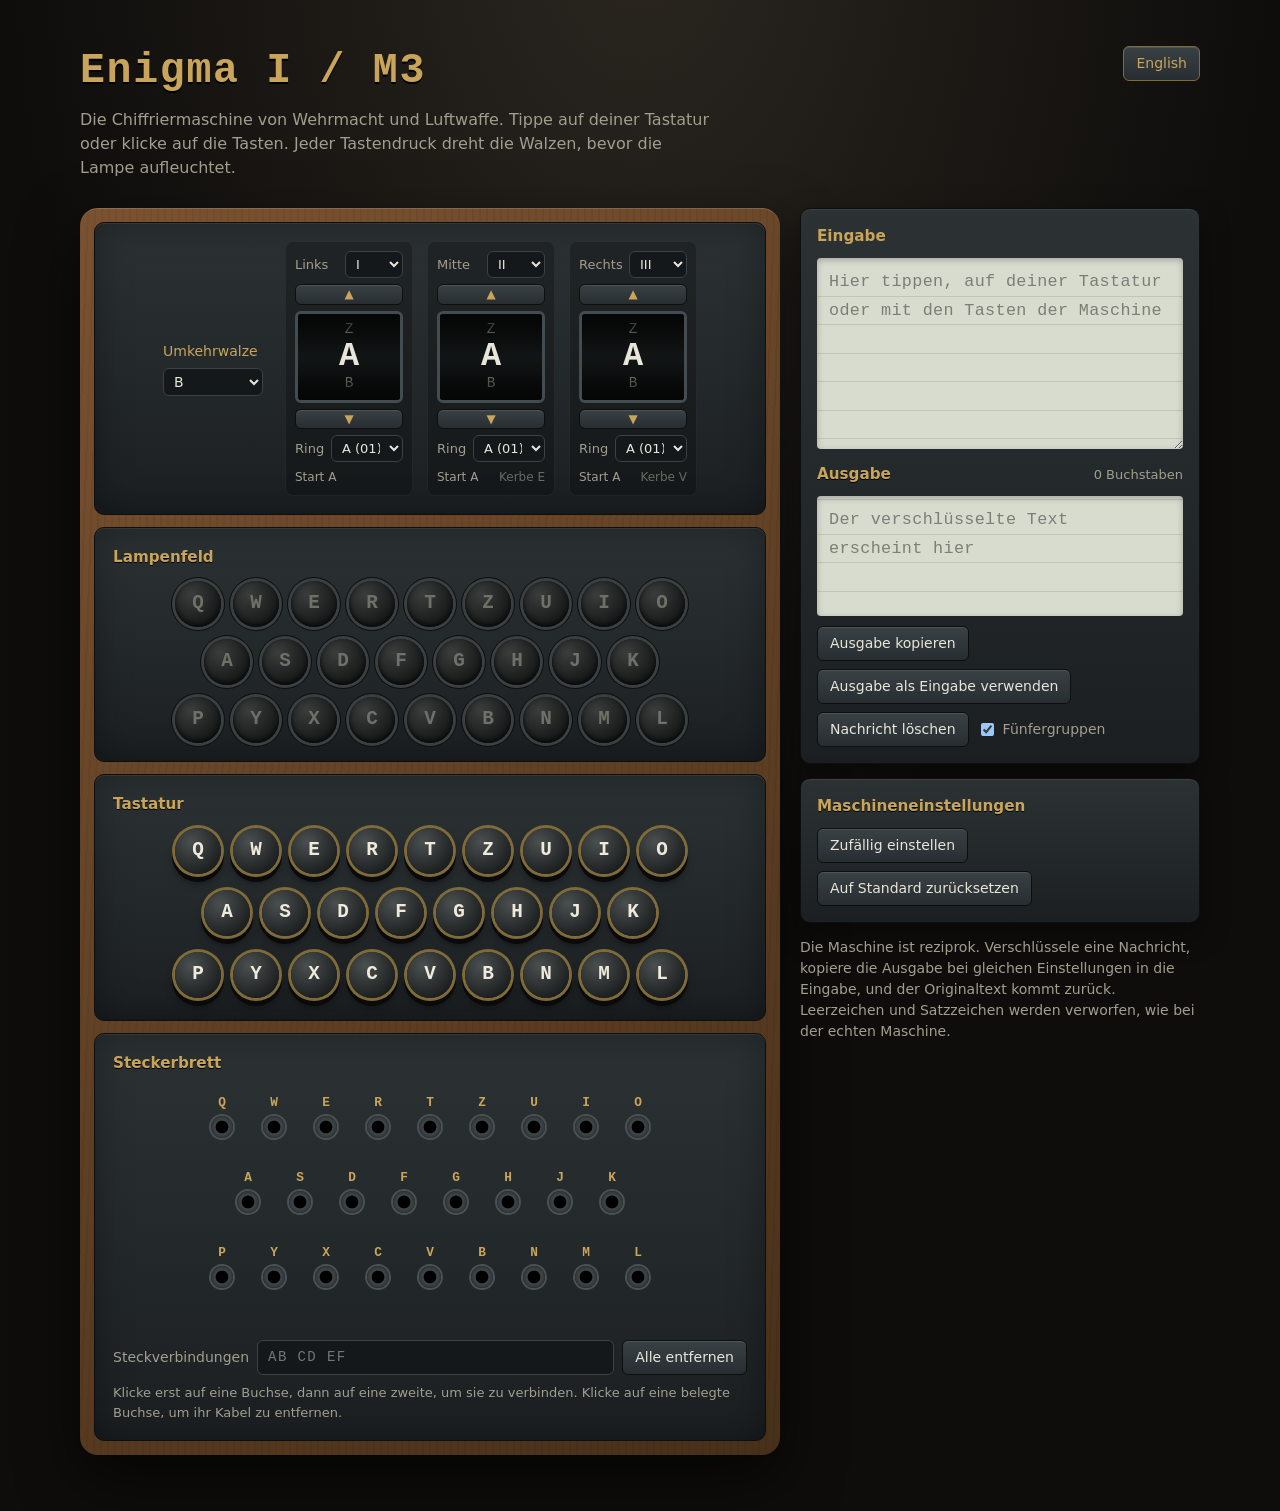
<file: enigma.html>
<!doctype html>
<html lang="de">
<head>
  <meta charset="utf-8">
  <meta name="viewport" content="width=device-width, initial-scale=1">
  <title>Enigma I / M3 Simulator</title>
  <meta name="description" content="Eine funktionierende Simulation der deutschen Chiffriermaschine Enigma I / M3: Walzen I bis VIII, Umkehrwalzen B und C, Ringstellung, Steckerbrett und Doppelschritt.">
  <link rel="stylesheet" href="enigma/style/enigma.css">
</head>
<body>
  <header class="masthead">
    <div class="masthead-text">
      <h1>Enigma I / M3</h1>
      <p data-i18n="intro">Die Chiffriermaschine von Wehrmacht und Luftwaffe. Tippe auf deiner Tastatur oder klicke auf die Tasten. Jeder Tastendruck dreht die Walzen, bevor die Lampe aufleuchtet.</p>
    </div>
    <button type="button" id="btnLang" class="lang" lang="en" data-i18n="langSwitch" data-i18n-attr="title:langTitle">English</button>
  </header>

  <main class="layout">
    <section class="case" aria-label="Enigma-Maschine" data-i18n-attr="aria-label:machineAria">

      <div class="panel panel-rotors">
        <div class="reflector">
          <label for="reflector"><span data-i18n="reflector">Umkehrwalze</span><small data-i18n="reflectorHint"></small></label>
          <select id="reflector"></select>
        </div>
        <div id="rotors" class="rotors"></div>
      </div>

      <div class="panel">
        <h2><span data-i18n="lampboard">Lampenfeld</span><small data-i18n="lampboardHint"></small></h2>
        <div id="lampboard" class="board" aria-hidden="true"></div>
      </div>

      <div class="panel">
        <h2><span data-i18n="keyboard">Tastatur</span><small data-i18n="keyboardHint"></small></h2>
        <div id="keyboard" class="board"></div>
      </div>

      <div class="panel">
        <h2><span data-i18n="plugboard">Steckerbrett</span><small data-i18n="plugboardHint"></small></h2>
        <div id="plugboard" class="plugboard">
          <div id="sockets" class="sockets"></div>
          <svg id="cables" class="cables" aria-hidden="true"></svg>
        </div>
        <div class="plug-tools">
          <label for="plugText" data-i18n="plugPairs">Steckverbindungen</label>
          <input id="plugText" type="text" spellcheck="false" autocomplete="off" placeholder="AB CD EF">
          <button type="button" id="plugClear" data-i18n="plugRemoveAll">Alle entfernen</button>
        </div>
        <p id="plugMsg" class="plug-msg" role="status">Klicke erst auf eine Buchse, dann auf eine zweite, um sie zu verbinden. Klicke auf eine belegte Buchse, um ihr Kabel zu entfernen.</p>
      </div>

    </section>

    <aside class="tape" aria-label="Nachricht" data-i18n-attr="aria-label:messageAria">
      <div class="sheet">
        <label for="input" data-i18n="input">Eingabe</label>
        <textarea id="input" rows="6" spellcheck="false" autocomplete="off" autocapitalize="characters"
          placeholder="Hier tippen, auf deiner Tastatur oder mit den Tasten der Maschine"
          data-i18n-attr="placeholder:inputPlaceholder"></textarea>

        <div class="sheet-head">
          <h2 data-i18n="output">Ausgabe</h2>
          <span id="count">0 Buchstaben</span>
        </div>
        <div id="output" class="out" tabindex="0" aria-label="Ausgabetext"
          data-placeholder="Der verschlüsselte Text erscheint hier"
          data-i18n-attr="aria-label:outputAria;data-placeholder:outputEmpty"></div>

        <div class="tools">
          <button type="button" id="btnCopy" data-i18n="copy">Ausgabe kopieren</button>
          <button type="button" id="btnSwap" data-i18n="swap" data-i18n-attr="title:swapTitle"
            title="Ersetzt die Eingabe durch die Ausgabe. Mit denselben Einstellungen erhältst du die ursprüngliche Nachricht zurück.">Ausgabe als Eingabe verwenden</button>
          <button type="button" id="btnClear" data-i18n="clear">Nachricht löschen</button>
          <label class="check"><input type="checkbox" id="grouped" checked> <span data-i18n="groups">Fünfergruppen</span></label>
        </div>
      </div>

      <div class="sheet sheet-settings">
        <h2 data-i18n="settings">Maschineneinstellungen</h2>
        <div class="tools">
          <button type="button" id="btnRandom" data-i18n="random">Zufällig einstellen</button>
          <button type="button" id="btnReset" data-i18n="reset">Auf Standard zurücksetzen</button>
        </div>
      </div>

      <p class="hint" data-i18n="hint">Die Maschine ist reziprok. Verschlüssele eine Nachricht, kopiere die Ausgabe bei gleichen Einstellungen in die Eingabe, und der Originaltext kommt zurück. Leerzeichen und Satzzeichen werden verworfen, wie bei der echten Maschine.</p>
    </aside>
  </main>

  <noscript><p class="noscript">Dieser Simulator benötigt JavaScript. / This simulator needs JavaScript.</p></noscript>

  <script src="enigma/script/i18n.js"></script>
  <script src="enigma/script/enigma.js"></script>
  <script src="enigma/script/enigma.app.js"></script>
</body>
</html>
</file>
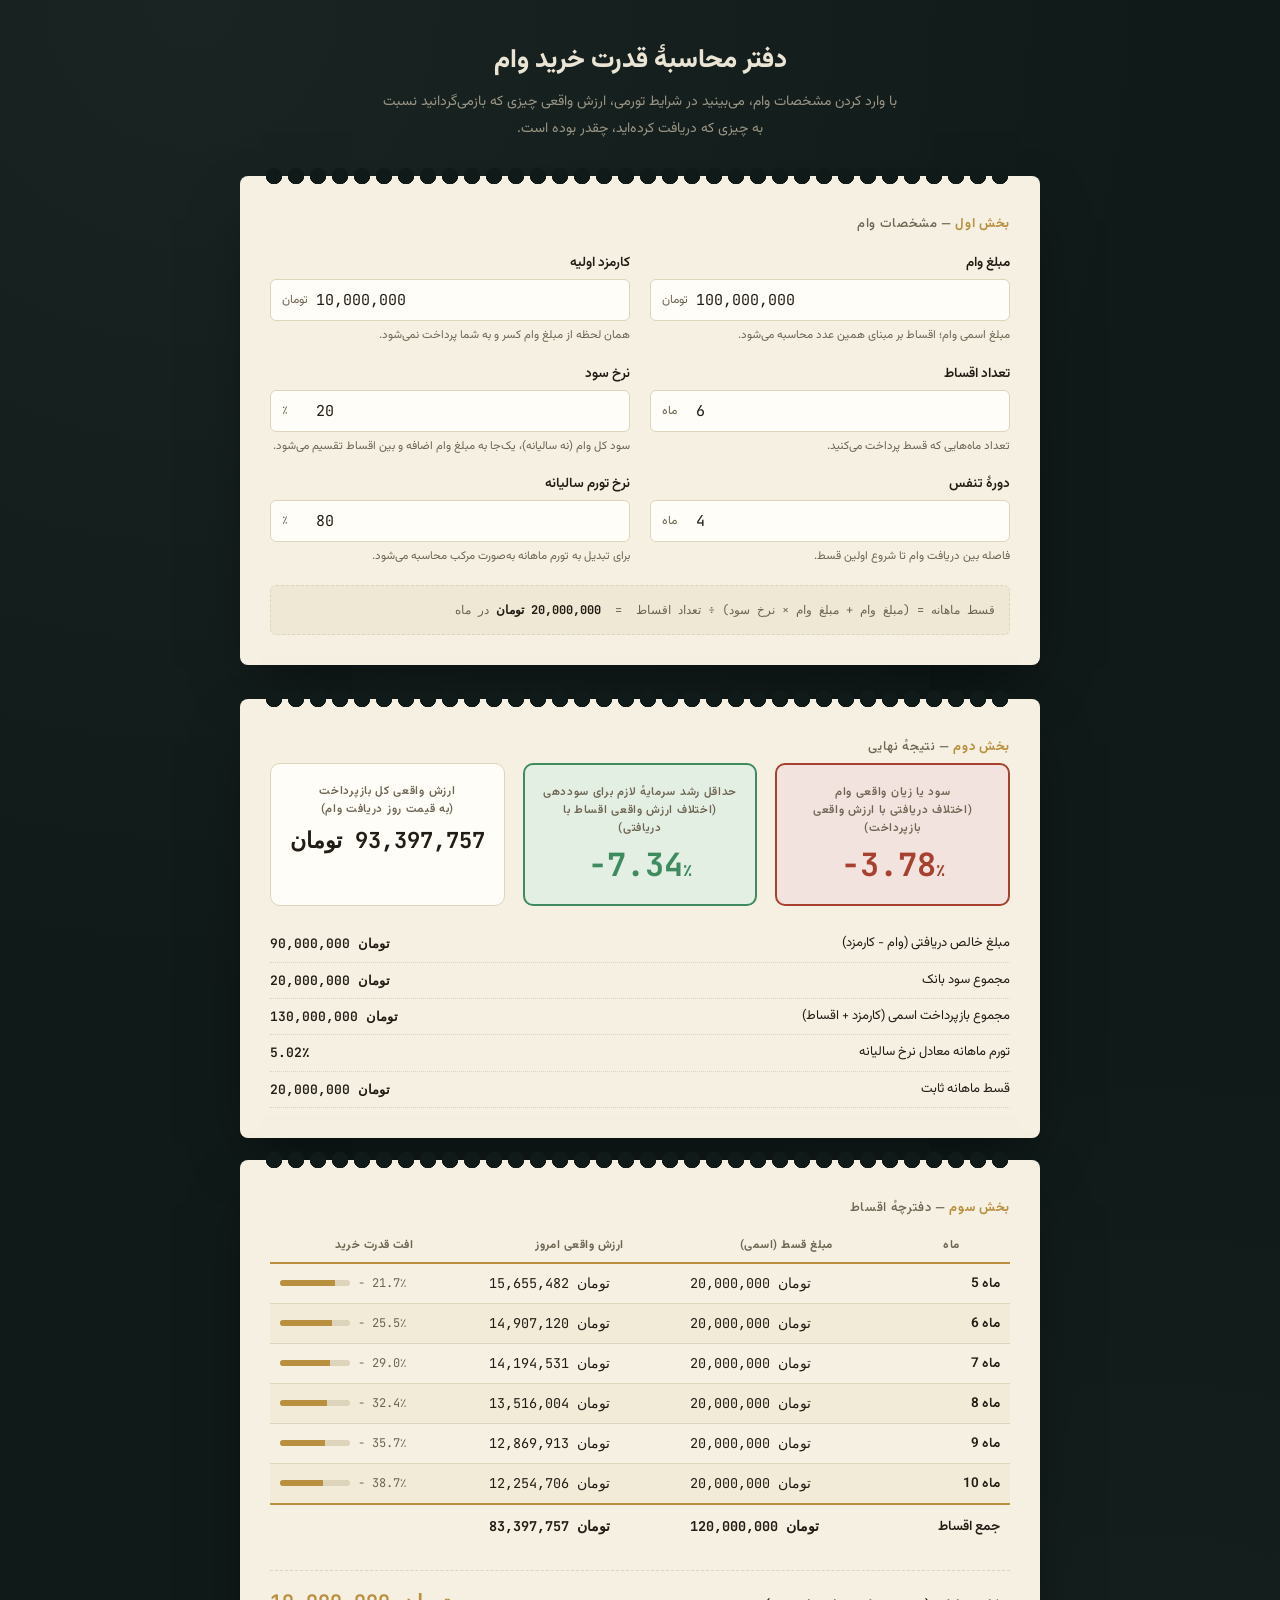
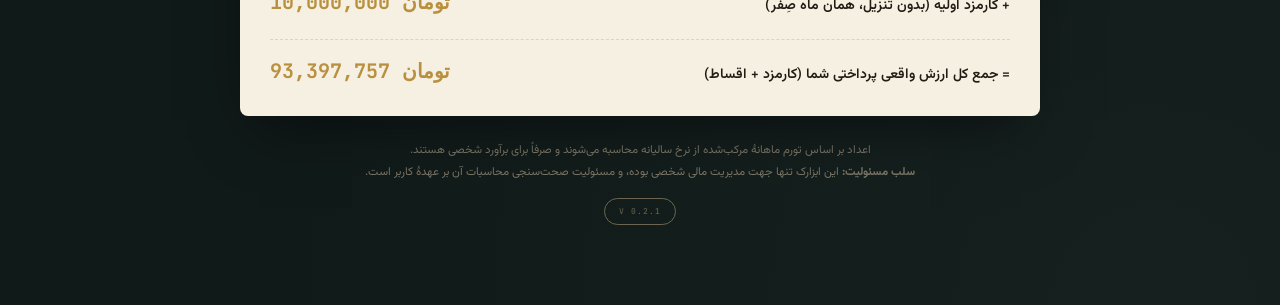
<file: loan.html>
<!DOCTYPE html>
<html lang="fa" dir="rtl">
<head>
<meta charset="UTF-8">
<meta name="viewport" content="width=device-width, initial-scale=1.0">
<title>قدرت خرید وام</title>
<link rel="preconnect" href="https://fonts.googleapis.com">
<link href="https://fonts.googleapis.com/css2?family=Vazirmatn:wght@400;500;600;700;800&family=JetBrains+Mono:wght@400;500;600;700&display=swap" rel="stylesheet">
<link rel="icon" href="icon.ico" />
<style>
  :root{
    --ink:#101a19;
    --ink-soft:#1c2927;
    --paper:#f5f0e2;
    --paper-line:#ddd4bb;
    --gold:#b9903f;
    --gold-bright:#d6ad5c;
    --text-on-paper:#211c14;
    --text-muted:#6d6552;
    --text-on-ink:#e9e4d3;
    --gain:#3f8a5f;
    --gain-bg:#e4efe4;
    --loss:#a8402f;
    --loss-bg:#f3e3df;
  }

  *{ box-sizing:border-box; }

  body{
    margin:0;
    min-height:100vh;
    background:
      radial-gradient(circle at 15% 0%, #1a2523 0%, transparent 45%),
      radial-gradient(circle at 90% 100%, #16211f 0%, transparent 40%),
      var(--ink);
    font-family:'Vazirmatn', sans-serif;
    color:var(--text-on-ink);
    padding:40px 16px 80px;
  }

  .wrap{ max-width:800px; margin:0 auto; }

  header.page-head{
    text-align:center;
    margin-bottom:28px;
  }
  .eyebrow{
    display:inline-block;
    font-family:'JetBrains Mono', monospace;
    font-size:8px;
    letter-spacing:.14em;
    color:var(--text-muted);
    border:1px solid var(--text-muted);
    border-radius:999px;
    padding:5px 14px;
    margin-top:14px;
  }
  h1{
    font-size:26px;
    font-weight:800;
    margin:0 0 8px;
    color:var(--text-on-ink);
  }
  .sub{
    color:#9a9585;
    font-size:14px;
    max-width:520px;
    margin:0 auto;
    line-height:1.9;
  }

  .sheet{
    position:relative;
    background:var(--paper);
    color:var(--text-on-paper);
    border-radius:8px;
    padding:38px 30px 30px;
    margin-top:34px;
    box-shadow:0 24px 60px -20px rgba(0,0,0,.55);
  }
  .sheet::before{
    content:'';
    position:absolute;
    top:-8px; left:26px; right:26px; height:16px;
    background-image:radial-gradient(circle at 8px 8px, var(--ink) 8px, transparent 8.5px);
    background-size:22px 16px;
    background-repeat:repeat-x;
  }
  .sheet + .sheet{ margin-top:22px; }

  .sheet-title{
    font-size:13px;
    font-weight:700;
    letter-spacing:.05em;
    color:var(--gold);
    text-transform:uppercase;
    margin:0 0 4px;

  }
  .sheet-title span{ color:var(--text-muted); font-weight:500; }

  hr.rule{
    border:none;
    border-top:1px dashed var(--paper-line);
    margin:18px 0;
  }

  /* form */
  .grid{
    display:grid;
    grid-template-columns:1fr 1fr;
    gap:18px 20px;
    margin-top:18px;
  }
  @media (max-width:600px){ .grid{ grid-template-columns:1fr; } }

  .field label{
    display:block;
    font-size:13.5px;
    font-weight:600;
    margin-bottom:6px;
    color:var(--text-on-paper);
  }
  .field .cap{
    display:block;
    font-size:11.5px;
    color:var(--text-muted);
    margin-top:5px;
    line-height:1.6;
  }
  .input-row{
    position:relative;
    display:flex;
    align-items:center;
  }
  .field input{
    width:100%;
    font-family:'JetBrains Mono', monospace;
    font-size:15px;
    padding:10px 12px;
    border:1px solid var(--paper-line);
    border-radius:6px;
    background:#fffdf7;
    color:var(--text-on-paper);
    outline:none;
    transition:border-color .15s;
    text-align:left;
    direction:ltr;
  }
  .field input:focus{ border-color:var(--gold); }
  .unit{
    position:absolute;
    left:12px;
    font-size:12px;
    color:var(--text-muted);
    pointer-events:none;
  }
  .field input.has-unit{ padding-left:45px; }

  .formula-note{
    margin-top:20px;
    font-family:'JetBrains Mono', monospace;
    font-size:12px;
    color:var(--text-muted);
    background:#efe8d5;
    border:1px dashed var(--paper-line);
    border-radius:6px;
    padding:12px 14px;
    line-height:2;
  }
  .formula-note b{ color:var(--text-on-paper); }

  .err{
    display:none;
    margin-top:16px;
    background:var(--loss-bg);
    color:var(--loss);
    border:1px solid rgba(168,64,47,.35);
    border-radius:6px;
    padding:10px 14px;
    font-size:13px;
  }

  /* results */
  .stat-row{
    display:grid;
    grid-template-columns:1fr 1fr 1fr;
    gap:18px;
    margin-top:6px;
  }
  @media (max-width:600px){ .stat-row{ grid-template-columns:1fr; } }

  .stamp{
    border:2px solid var(--gain);
    border-radius:10px;
    padding:18px 16px;
    text-align:center;
    background:var(--gain-bg);
  }
  .stamp.loss{ border-color:var(--loss); background:var(--loss-bg); }
  .stamp .label{
    font-size:11.5px;
    letter-spacing:.06em;
    color:var(--text-muted);
    font-weight:600;
  }
  .stamp .value{
    font-family:'JetBrains Mono', monospace;
    font-size:32px;
    font-weight:700;
    direction: ltr;
    color:var(--gain);
    margin-top:6px;
  }
  .stamp.loss .value{ color:var(--loss); }
  .stamp .value small{ font-size:16px; font-weight:600; }

  .stat-box{
    border:1px solid var(--paper-line);
    border-radius:10px;
    padding:18px 16px;
    text-align: center;
    background:#fffdf7;
  }
  .stat-box .label{
    font-size:11.5px;
    letter-spacing:.06em;
    color:var(--text-muted);
    font-weight:600;
  }
  .stat-box .value{
    font-family:'JetBrains Mono', monospace;
    font-size:22px;
    font-weight:700;
    margin-top:8px;
    color:var(--text-on-paper);
  }
  .stat-box .value small{ font-size:13px; color:var(--text-muted); font-weight:500; }

  .breakdown{
    margin-top:20px;
    font-size:13px;
    line-height:2.1;
  }
  .breakdown .row{
    display:flex;
    justify-content:space-between;
    border-bottom:1px dotted var(--paper-line);
    padding:4px 0;
  }
  .breakdown .row span:last-child{
    font-family:'JetBrains Mono', monospace;
    font-weight:600;
    direction:ltr;
  }

  /* table */
  .table-wrap{ overflow-x:auto; margin-top:10px; }
  table{
    width:100%;
    border-collapse:collapse;
    font-size:13.5px;
    min-width:560px;
  }
  thead th{
    text-align:center;
    font-size:11.5px;
    letter-spacing:.04em;
    color:var(--text-muted);
    font-weight:700;
    padding:8px 10px;
    border-bottom:2px solid var(--gold);
    text-transform:uppercase;
  }
  tbody td{
    padding:9px 10px;
    border-bottom:1px solid var(--paper-line);
    font-family:'JetBrains Mono', monospace;
  }
  tbody tr:nth-child(even){ background:rgba(185,144,63,.06); }
  td.month{ font-family:'Vazirmatn', sans-serif; font-weight:600; }
  td.num{ direction:ltr; text-align:left; }

  .decay{
    display:flex;
    align-items:center;
    gap:8px;
    direction:ltr;
  }
  .decay .bar{
    width:70px;
    height:6px;
    background:var(--paper-line);
    border-radius:3px;
    overflow:hidden;
    flex-shrink:0;
  }
  .decay .bar > i{
    display:block;
    height:100%;
    background:var(--gold);
  }
  .decay .pct{ font-size:12px; color:var(--text-muted); white-space:nowrap; }

  tfoot td{
    padding:11px 10px;
    font-weight:700;
    border-top:2px solid var(--gold);
    border-bottom:none;
    font-family:'JetBrains Mono', monospace;
  }
  tfoot td.month{ font-family:'Vazirmatn', sans-serif; }

  .final-line{
    margin-top:22px;
    padding-top:18px;
    border-top:1px dashed var(--paper-line);
    display:flex;
    justify-content:space-between;
    align-items:baseline;
    flex-wrap:wrap;
    gap:8px;
  }
  .final-line .txt{ font-size:14px; font-weight:600; }
  .final-line .amt{
    font-family:'JetBrains Mono', monospace;
    font-size:20px;
    font-weight:700;
    color:var(--gold);
    direction:ltr;
  }

  footer.note{
    text-align:center;
    color:#7a7566;
    font-size:11.5px;
    margin-top:24px;
    line-height:1.9;
  }
</style>
</head>
<body>
<div class="wrap">

  <header class="page-head">
    <h1>دفتر محاسبهٔ قدرت خرید وام</h1>
    <p class="sub">با وارد کردن مشخصات وام، می‌بینید در شرایط تورمی، ارزش واقعی چیزی که بازمی‌گردانید نسبت به چیزی که دریافت کرده‌اید، چقدر بوده است.</p>
  </header>

  <!-- INPUT SHEET -->
  <div class="sheet">
    <p class="sheet-title">بخش اول <span>— مشخصات وام</span></p>

    <div class="grid">
      <div class="field">
        <label for="loanAmount">مبلغ وام</label>
        <div class="input-row">
          <input type="text" id="loanAmount" class="has-unit" inputmode="numeric" value="100,000,000">
          <span class="unit">تومان</span>
        </div>
        <span class="cap">مبلغ اسمی وام؛ اقساط بر مبنای همین عدد محاسبه می‌شود.</span>
      </div>

      <div class="field">
        <label for="fee">کارمزد اولیه</label>
        <div class="input-row">
          <input type="text" id="fee" class="has-unit" inputmode="numeric" value="10,000,000">
          <span class="unit">تومان</span>
        </div>
        <span class="cap">همان لحظه از مبلغ وام کسر و به شما پرداخت نمی‌شود.</span>
      </div>

      <div class="field">
        <label for="installments">تعداد اقساط</label>
        <div class="input-row">
          <input type="text" id="installments" class="has-unit" inputmode="numeric" value="6">
          <span class="unit">ماه</span>
        </div>
        <span class="cap">تعداد ماه‌هایی که قسط پرداخت می‌کنید.</span>
      </div>

      <div class="field">
        <label for="interestRate">نرخ سود</label>
        <div class="input-row">
          <input type="text" id="interestRate" class="has-unit" inputmode="decimal" value="20">
          <span class="unit">٪</span>
        </div>
        <span class="cap">سود کل وام (نه سالیانه)، یک‌جا به مبلغ وام اضافه و بین اقساط تقسیم می‌شود.</span>
      </div>

      <div class="field">
        <label for="gracePeriod">دورهٔ تنفس</label>
        <div class="input-row">
          <input type="text" id="gracePeriod" class="has-unit" inputmode="numeric" value="4">
          <span class="unit">ماه</span>
        </div>
        <span class="cap">فاصله بین دریافت وام تا شروع اولین قسط.</span>
      </div>

      <div class="field">
        <label for="inflationRate">نرخ تورم سالیانه</label>
        <div class="input-row">
          <input type="text" id="inflationRate" class="has-unit" inputmode="decimal" value="80">
          <span class="unit">٪</span>
        </div>
        <span class="cap">برای تبدیل به تورم ماهانه به‌صورت مرکب محاسبه می‌شود.</span>
      </div>
    </div>

    <div class="formula-note" id="formulaNote"></div>
    <div class="err" id="errBox"></div>
  </div>

  <!-- RESULTS -->
  <div id="results" style="display:none;">

    <div class="sheet">
      <p class="sheet-title">بخش دوم <span>— نتیجهٔ نهایی</span></p>

      <div class="stat-row">
        <div class="stamp" id="stampBox">
          <div class="label">
            سود یا زیان واقعی وام
            <br/>
            (اختلاف دریافتی با ارزش واقعی بازپرداخت)
          </div>
          <div class="value" id="profitValue">—</div>
        </div>
        <div class="stamp" id="growthStamp">
          <div class="label">
            حداقل رشد سرمایهٔ لازم برای سوددهی
            <br/>
            (اختلاف ارزش واقعی اقساط با دریافتی)
          </div>
          <div class="value" id="growthValue">—</div>
        </div>
        <div class="stat-box">
          <div class="label">
            ارزش واقعی کل بازپرداخت
            <br/>
            (به قیمت روز دریافت وام)
          </div>
          <div class="value" id="totalRealValue">—</div>
        </div>
      </div>

      <div class="breakdown" id="breakdownBox"></div>
    </div>

    <div class="sheet">
      <p class="sheet-title">بخش سوم <span>— دفترچهٔ اقساط</span></p>
      <div class="table-wrap">
        <table>
          <thead>
            <tr>
              <th>ماه</th>
              <th>مبلغ قسط (اسمی)</th>
              <th>ارزش واقعی امروز</th>
              <th>افت قدرت خرید</th>
            </tr>
          </thead>
          <tbody id="tableBody"></tbody>
          <tfoot>
            <tr>
              <td class="month">جمع اقساط</td>
              <td class="num" id="sumNominal">—</td>
              <td class="num" id="sumReal">—</td>
              <td></td>
            </tr>
          </tfoot>
        </table>
      </div>

      <div class="final-line">
        <span class="txt">+ کارمزد اولیه (بدون تنزیل، همان ماه صِفر)</span>
        <span class="amt" id="feeLineAmt">—</span>
      </div>
      <div class="final-line">
        <span class="txt">= جمع کل ارزش واقعی پرداختی شما (کارمزد + اقساط)</span>
        <span class="amt" id="grandTotalAmt">—</span>
      </div>
    </div>

  </div>

  <footer class="note">اعداد بر اساس تورم ماهانهٔ مرکب‌شده از نرخ سالیانه محاسبه می‌شوند و صرفاً برای برآورد شخصی هستند.
    <br/><b>سلب مسئولیت:</b> این ابزارک تنها جهت مدیریت مالی شخصی بوده، و مسئولیت صحت‌سنجی محاسبات آن بر عهدهٔ کاربر است.
    <br/><span class="eyebrow">V 0.2.1</span>
  </footer>
</div>

<script>
  const $ = id => document.getElementById(id);
  const inputs = ['loanAmount','fee','installments','interestRate','gracePeriod','inflationRate'].map($);

  function attachCommaFormatting(el){
    el.addEventListener('input', () => {
      const fromEnd = el.value.length - el.selectionStart;
      const digits = el.value.replace(/[^\d]/g, '');
      el.value = digits ? Number(digits).toLocaleString('en-US') : '';
      const pos = Math.max(0, el.value.length - fromEnd);
      el.setSelectionRange(pos, pos);
    });
  }
  ['loanAmount','fee','installments','gracePeriod'].forEach(id => attachCommaFormatting($(id)));

  function parseNum(str){
    if (!str) return 0;
    const n = Number(String(str).replace(/,/g,'').trim());
    return isNaN(n) ? 0 : n;
  }
  function fmt(n, decimals=0){
    return Number(n).toLocaleString('en-US', { maximumFractionDigits: decimals, minimumFractionDigits: decimals });
  }
  function toman(n){ return fmt(Math.round(n)) + ' تومان'; }

  function calculate(){
    const principal   = parseNum($('loanAmount').value);
    const fee         = parseNum($('fee').value);
    const nInstall    = Math.round(parseNum($('installments').value));
    const rate        = parseNum($('interestRate').value) / 100;
    const grace       = Math.round(parseNum($('gracePeriod').value));
    const inflationYr = parseNum($('inflationRate').value) / 100;

    $('formulaNote').innerHTML =
      'قسط ماهانه = (مبلغ وام + مبلغ وام × نرخ سود) ÷ تعداد اقساط &nbsp;=&nbsp; ' +
      '<b>' + toman((principal + principal*rate) / (nInstall || 1)) + '</b> در ماه';

    const errBox = $('errBox');
    if (!principal || !nInstall || nInstall < 1 || isNaN(rate) || isNaN(inflationYr)) {
      errBox.style.display = 'block';
      errBox.textContent = 'لطفاً مبلغ وام و تعداد اقساط را به‌درستی وارد کنید.';
      $('results').style.display = 'none';
      return;
    }
    if (principal - fee <= 0) {
      errBox.style.display = 'block';
      errBox.textContent = 'کارمزد نمی‌تواند برابر یا بیشتر از مبلغ وام باشد.';
      $('results').style.display = 'none';
      return;
    }

    errBox.style.display = 'none';

    const received       = principal - fee;
    const totalInterest  = principal * rate;
    const totalRepayment = principal + totalInterest;
    const monthlyInstall = totalRepayment / nInstall;
    const monthlyInflation = Math.pow(1 + inflationYr, 1/12) - 1;

    let sumNominal = 0, sumReal = 0;
    const rows = [];
    for (let k = 1; k <= nInstall; k++){
      const month = grace + k;
      const real = monthlyInstall / Math.pow(1 + monthlyInflation, month);
      sumNominal += monthlyInstall;
      sumReal += real;
      const decayPct = (1 - real / monthlyInstall) * 100;
      rows.push({ month, nominal: monthlyInstall, real, decayPct });
    }

    const totalRealPaid = fee + sumReal;
    const profitPercent = ((received - totalRealPaid) / received) * 100;

    // --- استامپ جدید: حداقل رشد سرمایه لازم برای سوددهی (بدون کارمزد) ---
    const growthPercent = ((sumReal - received) / received) * 100;

    // --- استامپ اول (با کارمزد) ---
    const stamp = $('stampBox');
    const isGain = profitPercent >= 0;
    stamp.classList.toggle('loss', !isGain);
    $('profitValue').innerHTML = (isGain ? '+' : '') + fmt(profitPercent, 2) + '<small>٪</small>';

    $('totalRealValue').innerHTML = toman(totalRealPaid);

    // --- استامپ جدید ---
    const growthStamp = $('growthStamp');
    growthStamp.classList.toggle('loss', growthPercent > 0);
    $('growthValue').innerHTML = (growthPercent >= 0 ? '+' : '') + fmt(growthPercent, 2) + '<small>٪</small>';

    // --- breakdown ---
    $('breakdownBox').innerHTML = `
      <div class="row"><span>مبلغ خالص دریافتی (وام − کارمزد)</span><span>${toman(received)}</span></div>
      <div class="row"><span>مجموع سود بانک</span><span>${toman(totalInterest)}</span></div>
      <div class="row"><span>مجموع بازپرداخت اسمی (کارمزد + اقساط)</span><span>${toman(fee + sumNominal)}</span></div>
      <div class="row"><span>تورم ماهانه معادل نرخ سالیانه</span><span>${fmt(monthlyInflation*100,2)}٪</span></div>
      <div class="row"><span>قسط ماهانه ثابت</span><span>${toman(monthlyInstall)}</span></div>
    `;

    // --- table ---
    $('tableBody').innerHTML = rows.map(r => `
      <tr>
        <td class="month">ماه ${r.month}</td>
        <td class="num">${toman(r.nominal)}</td>
        <td class="num">${toman(r.real)}</td>
        <td>
          <div class="decay">
            <span class="bar"><i style="width:${(100 - r.decayPct).toFixed(1)}%"></i></span>
            <span class="pct">- ${fmt(r.decayPct,1)}٪</span>
          </div>
        </td>
      </tr>
    `).join('');

    $('sumNominal').textContent = toman(sumNominal);
    $('sumReal').textContent = toman(sumReal);
    $('feeLineAmt').textContent = toman(fee);
    $('grandTotalAmt').textContent = toman(totalRealPaid);

    $('results').style.display = 'block';
  }

  inputs.forEach(el => el.addEventListener('input', calculate));
  calculate();
</script>
</body>
</html>
</file>
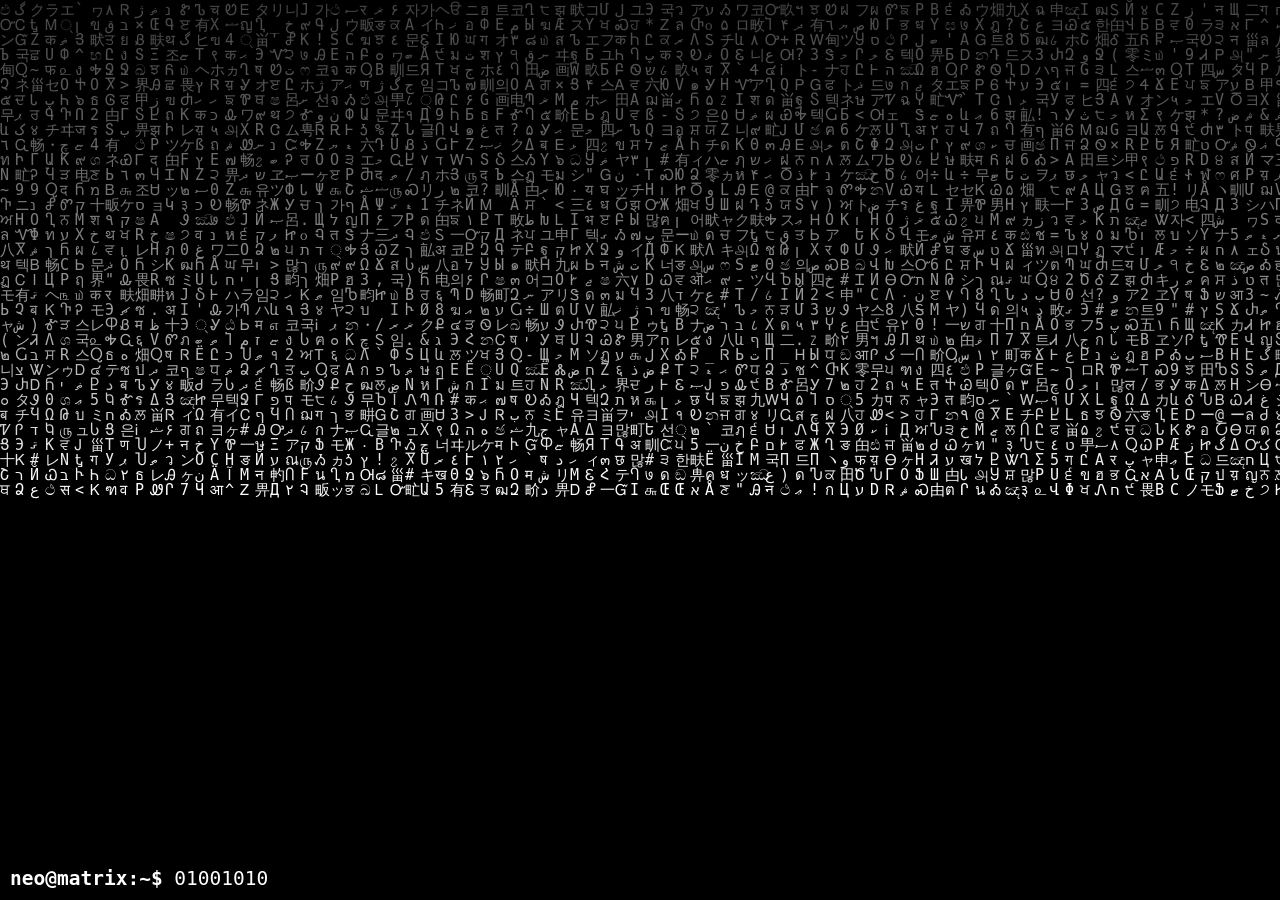
<file: matrix.html>
<!--
Original code : @thecodeplayer, 
Link Source Code : http://thecodeplayer.com/walkthrough/matrix-rain-animation-html5-canvas-javascript
-->
<html>
    <head>
		<title>01001010</title>
		<link rel="icon" href="icon.ico" />
		<meta charset="UTF-8">
		<meta name="description" content="Multilingual Matrix Rain">
		<meta name="keywords" content="matrix">
        <style>
            /*basic reset */
            *{
                margin: 0;
                padding: 0;
            }
            
            /* Page settings */
            html {
                width: 100%;
                height: 100%;
                background: radial-gradient(circle, #fff 0%, #aaa 100%) no-repeat;
                overflow-x: hidden;
                overflow-y: hidden;
            }
            body {
                text-align: center;
                display: table;
                background: black;
                width: 100%;
                height: 100%;
                overflow-x: hidden;
                overflow-y: hidden;
            }

            canvas {display:block;}
            
            #author {
                position: absolute;
                bottom: 10px;
                left: 10px;
                color : white;
                z-index : 1;
                box-sizing: border-box;
                vertical-align: middle;
            }
        
            span {
                font-family: monospace;
                font-size: 1.5em;
                background-color: black;
            }
            span:after {
                content:"|";
                opacity: 0;
                animation: cursor 1s infinite;
            }
            @keyframes cursor {
                0% {
                    opacity: 0;
                }
                40% {
                    opacity: 0;
                }
                50% {
                    opacity: 1;
                }
                90% {
                    opacity: 1;
                }
                100% {
                    opacity: 0;
                }
            }
            a:link,
            a:visited {
                color: white;
                text-decoration: none;
            }
        
        </style>
    </head>
    <body>
    
        <canvas id="c"></canvas>
        <a href="https://01001010.ir"><span id = "author"><strong>neo@matrix:~$</strong> 01001010</a></span></a>
        
        <script>
        // geting canvas by id c
        var c = document.getElementById("c");
        var ctx = c.getContext("2d");

        //making the canvas full screen
        c.height = window.innerHeight;
        c.width = window.innerWidth;

        var matrix = [
            "اآبپتثجچحخدذرزژسشصضطظعغقکگلمنوهی", // abjad
            "੧੨੩੪੫੬੭੮੯੦ੳਅਰਤਯਪਸਦਗਹਜਕਲਙੜਚਵਬਨਮੲਥਫਸ਼ਧਘਝਖਲ਼ੜ੍ਹਛਭਣ", // gurmukhi
            "१२३४५६७८९अरतयपसदगहजकलङषचवबनमआथय़फशधघझखळक्षछभणऒ", // sanskrit
            "田由甲申甴电甶男甸甹町画甼甽甾甿畀畁畂畃畄畅畆畇畈畉畊畋界畍畎畏畐畑呂", // hanzi
            "クタハムヰアケチヒモヲィコッャンイツヤウゥサフュヵテユヶェショワエトヘヨ", // katakana
            "ォスラヱオナリカセニホル・ヌレーキソネロヽノマヮミ", // katakana
            "ABCDEFGHIJKLMNOPQRSTUVWXYZÜÄÖßÆŒØÅ", // latin
            "АБВГДЕЁЖЗИЙКЛМНОПРСТУФХЦЧШЩЪЫЬЭЮЯ", // cryllic
            "ΑΒΓΔΕΖΗΘΙΚΛΜΝΞΟΠΡΣΤΥΦΧΨΩ", // greek
            "אבגדהוזחטיכךלמםנןסעפףצץקרשת", // hebrew
            "ԱԲԳԴԵԶԷԸԹԺԻԼԽԾԿՀՁՂՃՄՅՆՇՈՉՊՋՌՍՎՏՐՑՒՓՔՕՖև", // armenian
            "ႠႡႢႣႤႥႦႧႨႩႪႫႬႭႮႯႰႱႲႳႴႵႶႷႸႹႺႻႼႽႾႿჀჁჂჃჄჅჇჍ", // georgian
            "กขฃคฅฆงจฉชซฌญฎฏฐฑฒณดตถทธนบปผฝพฟภมยรฤลฦวศษสหฬอฮฯ", // thai
            "ඛඝඞඡඣඤඨඪථධනඵභශෂෆ", // sinhala
            "ހށނރބޅކއވމފދތލގޏ ސޑޒޓޔޕޖޗޘޙޚޛޜޝޞޟޠޡޢޣޤޥ", // thaana
            "ᎠᎡᎢᎣᎤᎥᎦᎧᎨᎩᎪᎫᎬᎭᎮᎯᎰᎱᎲᎳᎴᎵᎶᎷᎸᎹᎺᎻᎼᎽᎾᎿᏀᏁᏂᏃᏄᏅᏆ", // cherokee
            "ᏇᏈᏉᏊᏋᏌᏍᏎᏏᏐᏑᏒᏓᏔᏕᏖᏗᏘᏙᏚᏛᏜᏝᏞᏟᏠᏡᏢᏣᏤᏥᏦᏧᏨᏩᏪᏫᏬᏭᏮᏯᏰᏱᏲᏳᏴᏵ", // cherokee
            "유니코드문자가너무많은임의한국어텍스트조선글", // hangul
            "!@#%^&*()_+-=~`×÷\"\'\\/?.,><", // signs
            "1234567890", // arabic_num
            "۱۲۳۴۵۶۷۸۹۰٤٥٦", // persian_num
            "一二三四有五六有八八九十零", // suzhou_num
            "๑๒๓๔๕๖๗๘๙๐", // thai_num
            "௧௨௩௪௫௬௭௮௯௰௦", // tamil_num
        ];

        //converting the array into a string
        var matrix = matrix.join("");

        //converting the string into an array of single characters
        matrix = matrix.split("");

        var font_size = 15;
        var columns = c.width / font_size; //number of columns for the rain
        //an array of drops - one per column
        var drops = [];
        //x below is the x coordinate
        //1 = y co-ordinate of the drop(same for every drop initially)
        for(var x = 0; x < columns; x++)
            drops[x] = 1; 

        //drawing the characters
        function draw()
        {
            //Black BG for the canvas
            //translucent BG to show trail
            ctx.fillStyle = "rgba(0, 0, 0, 0.04)";
            ctx.fillRect(0, 0, c.width, c.height);

            ctx.fillStyle = "white"; //color of the text
            ctx.font = font_size + "px monospace";
            //looping over drops
            for( var i = 0; i < drops.length; i++ )
            {
                //a random chinese character to print
                var text = matrix[ Math.floor( Math.random() * matrix.length ) ];
                //x = i*font_size, y = value of drops[i]*font_size
                ctx.fillText(text, i * font_size, drops[i] * font_size);

                //sending the drop back to the top randomly after it has crossed the screen
                //adding a randomness to the reset to make the drops scattered on the Y axis
                if( drops[i] * font_size > c.height && Math.random() > 0.975 )
                    drops[i] = 0;

                //incrementing Y coordinate
                drops[i]++;
            }
        }

        setInterval( draw, 35 );

        </script>
    </body>
</html>
</file>
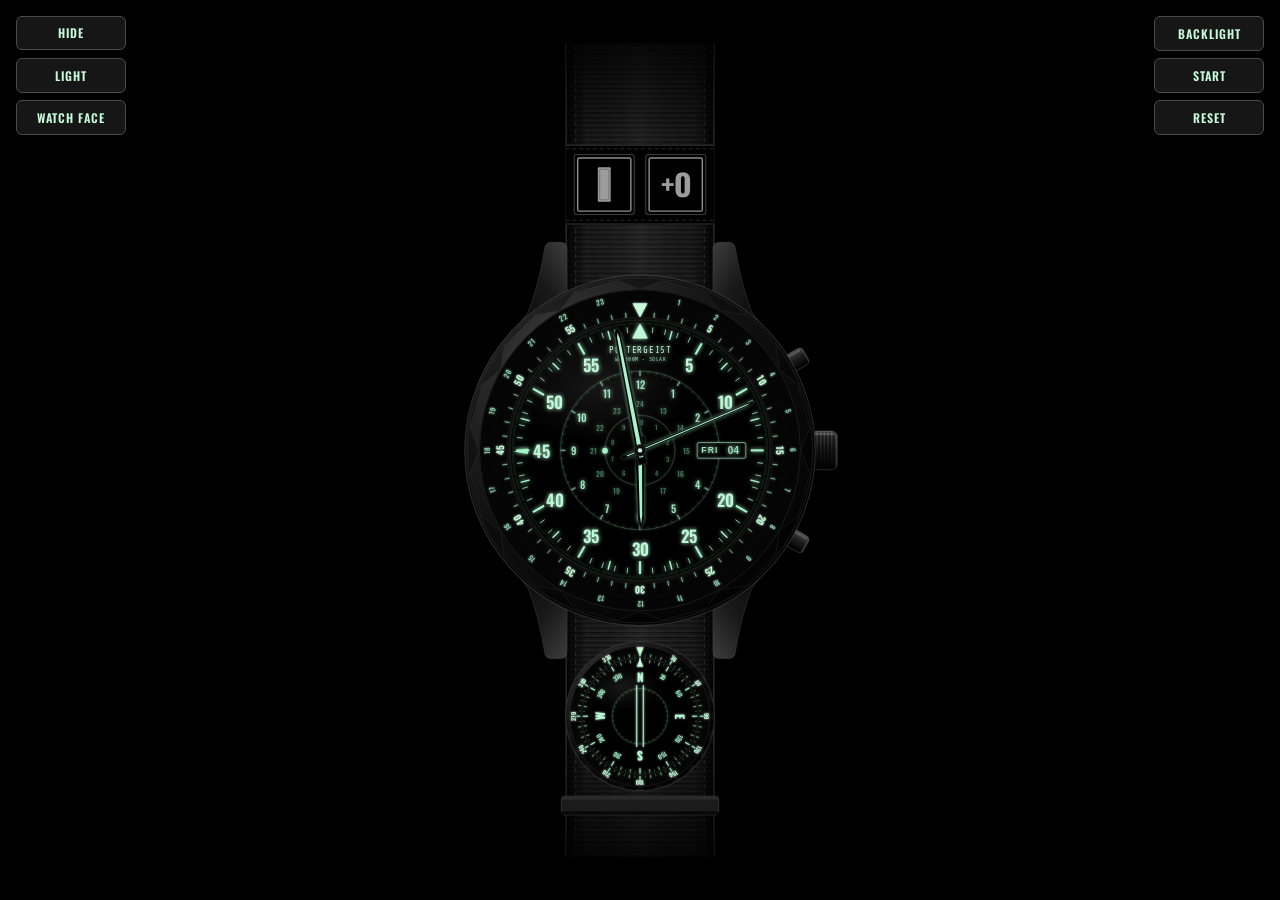
<file: watch.html>
<!DOCTYPE html>
<html lang="en">
<head>
<meta charset="utf-8">
<meta name="viewport" content="width=device-width, initial-scale=1, maximum-scale=1, user-scalable=no, viewport-fit=cover">
<title>Poltergeist Watch</title>
<link rel="icon" href="icon.ico"/>

<!-- Tactical / military condensed font (Oswald) + monospaced brand font (Share Tech Mono) -->
<link rel="preconnect" href="https://fonts.googleapis.com">
<link rel="preconnect" href="https://fonts.gstatic.com" crossorigin>
<link href="https://fonts.googleapis.com/css2?family=Oswald:wght@400;500;600;700&family=Share+Tech+Mono&display=swap" rel="stylesheet">

<style>
  html, body {
    height: 100%;
    margin: 0;
    background: #000;
    overflow: hidden;
    user-select: none;
    -webkit-user-select: none;
    -webkit-touch-callout: none;
    -webkit-tap-highlight-color: transparent;
    /* MOBILE FIX: stop the browser from turning drags into scroll / zoom /
       pull-to-refresh (which fires pointercancel and kills the bezel drag) */
    touch-action: none;
    overscroll-behavior: none;
    transition: background-color 0.25s ease;
  }
  body {
    display: flex;
    align-items: center;
    justify-content: center;
  }

  /* ================= ZOOM / PAN CONTAINER ================= */
  #stage {
    display: block;
    flex: none;
    transform-origin: 50% 50%;     /* the dial centre; script sets translate + scale */
    touch-action: none;
  }
  html.zoomed body     { cursor: grab; }
  html.panning,
  html.panning * { cursor: grabbing !important; }

  /* ================= VIEW CONTAINERS ================= */
  .watchSvg {
    display: block;
    height: auto;
    /* MOBILE FIX: touch-action must be set on the <svg> root element;
       many mobile browsers ignore it on SVG child elements */
    touch-action: none;
    -webkit-user-select: none;
    user-select: none;
    -webkit-touch-callout: none;
  }
  #watch     { width: min(94vw, 54vh);    aspect-ratio: 340 / 570; }  /* full watch on strap   */
  #watchFace { width: min(94vmin, 840px); aspect-ratio: 1 / 1;     }  /* dial only             */
  .watchSvg.is-hidden { display: none; }

  /* ================= BEZEL TOUCH TARGETS ================= */
  #bezelHit,
  #fBezelHit {
    -webkit-tap-highlight-color: transparent;
    -webkit-touch-callout: none;
    touch-action: none;
  }

  #compassBezelHit,
  #compassTap {
    -webkit-tap-highlight-color: transparent;
    -webkit-touch-callout: none;
    touch-action: none;
  }

  /* inner rim strokes overlap the bezel hit band — let touches pass through */
  #caseInnerRim { pointer-events: none; }

  /* ================= CORNER BUTTONS ================= */
  #modeToggle,
  #viewToggle,
  #backlightBtn {
    position: fixed;
    right: 16px;
    z-index: 100;
    width: 110px;
    padding: 8px 16px;
    border-radius: 6px;
    border: 1px solid #4a4a4a;
    background: #161616;
    color: #c6fad9;
    font-family: 'Oswald', 'Bahnschrift Condensed', 'DIN Condensed',
                 'Arial Narrow', 'Helvetica Neue', Helvetica, Arial, sans-serif;
    font-size: 12px;
    font-weight: 600;
    letter-spacing: 1px;
    text-transform: uppercase;
    cursor: pointer;
    transition: background-color 0.2s ease, color 0.2s ease, border-color 0.2s ease;
    -webkit-touch-callout: none;
    touch-action: none;
  }
  #modeToggle   { top: 58px;  right: auto; left: 16px; }
  #viewToggle   { top: 100px; right: auto; left: 16px; }
  #backlightBtn { top: 16px; }

  /* ================= HIDE-UI BUTTON (top left, above the others) ================= */
  #hideUiBtn {
    position: fixed;
    top: 16px;
    left: 16px;
    z-index: 101;
    box-sizing: border-box;
    width: 110px;
    height: 34px;
    padding: 8px 16px;
    border-radius: 6px;
    border: 1px solid #4a4a4a;
    background: #161616;
    color: #c6fad9;
    font-family: 'Oswald', 'Bahnschrift Condensed', 'DIN Condensed',
                 'Arial Narrow', 'Helvetica Neue', Helvetica, Arial, sans-serif;
    font-size: 12px;
    font-weight: 600;
    letter-spacing: 1px;
    text-transform: uppercase;
    line-height: 1;
    cursor: pointer;
    transition: background-color 0.2s ease, color 0.2s ease, border-color 0.2s ease,
                width 0.2s ease, height 0.2s ease, padding 0.2s ease;
    -webkit-touch-callout: none;
    touch-action: none;
  }
  #hideUiBtn:hover  { background: #262626; }
  #hideUiBtn:active { transform: translateY(1px); }

  /* collapsed: small square with a middle dot, every other button hidden */
  html.ui-hidden #hideUiBtn {
    width: 28px;
    height: 28px;
    padding: 0;
    font-size: 18px;
    letter-spacing: 0;
    border-radius: 4px;
  }
  html.ui-hidden #modeToggle,
  html.ui-hidden #viewToggle,
  html.ui-hidden #backlightBtn,
  html.ui-hidden #chronoStartBtn,
  html.ui-hidden #chronoResetBtn { display: none; }

  html.light-mode #hideUiBtn {
    background: #ffffff;
    color: #111111;
    border-color: #999999;
  }
  html.light-mode #hideUiBtn:hover { background: #f0f0f0; }

  /* ================= CHRONOGRAPH CORNER BUTTONS ================= */
  #chronoStartBtn,
  #chronoResetBtn {
    position: fixed;
    right: 16px;
    z-index: 100;
    width: 110px;
    padding: 8px 16px;
    border-radius: 6px;
    border: 1px solid #4a4a4a;
    background: #161616;
    color: #c6fad9;
    font-family: 'Oswald', 'Bahnschrift Condensed', 'DIN Condensed',
                 'Arial Narrow', 'Helvetica Neue', Helvetica, Arial, sans-serif;
    font-size: 12px;
    font-weight: 600;
    letter-spacing: 1px;
    text-transform: uppercase;
    cursor: pointer;
    transition: background-color 0.2s ease, color 0.2s ease, border-color 0.2s ease;
    -webkit-touch-callout: none;
    touch-action: none;
  }
  #chronoStartBtn { top: 58px;  }
  #chronoResetBtn { top: 100px; }
  #chronoStartBtn:hover,
  #chronoResetBtn:hover { background: #262626; }
  #chronoStartBtn:active,
  #chronoResetBtn:active { transform: translateY(1px); }

  html.light-mode #chronoStartBtn,
  html.light-mode #chronoResetBtn {
    background: #ffffff;
    color: #111111;
    border-color: #999999;
  }
  html.light-mode #chronoStartBtn:hover,
  html.light-mode #chronoResetBtn:hover { background: #f0f0f0; }

  /* chronograph pushers (full watch only) */
  .pusher {
    cursor: pointer;
    touch-action: none;
    -webkit-touch-callout: none;
    -webkit-tap-highlight-color: transparent;
  }
  .pusher:focus { outline: none; }

  #modeToggle:hover,
  #viewToggle:hover,
  #backlightBtn:hover { background: #262626; }
  #modeToggle:active,
  #viewToggle:active { transform: translateY(1px); }

  /* backlight button reads as "lit" while held */
  #backlightBtn[aria-pressed="true"] {
    background: #5fbcff;
    border-color: #5fbcff;
    color: #000000;
  }

  /* ================= CROWN (hold for backlight) ================= */
  #crown {
    cursor: pointer;
    touch-action: none;
    -webkit-touch-callout: none;
  }
  #crown:focus { outline: none; }
  #crown:focus-visible { outline: none; }

  /* ================= LIGHT MODE OVERRIDES ================= */
  html.light-mode,
  html.light-mode body {
    background: #ffffff;
  }

  html.light-mode #modeToggle,
  html.light-mode #viewToggle,
  html.light-mode #backlightBtn {
    background: #ffffff;
    color: #111111;
    border-color: #999999;
  }
  html.light-mode #modeToggle:hover,
  html.light-mode #viewToggle:hover,
  html.light-mode #backlightBtn:hover { background: #f0f0f0; }

  html.light-mode #backlightBtn[aria-pressed="true"] {
    background: #5fbcff;
    border-color: #5fbcff;
    color: #000000;
  }

  /* turn off every glow filter */
  html.light-mode .watchSvg [filter] {
    filter: none;
  }

  /* green fills → white */
  html.light-mode .watchSvg [fill="#a7f3c9"],
  html.light-mode .watchSvg [fill="#b6f7d0"],
  html.light-mode .watchSvg [fill="#bdf9d6"],
  html.light-mode .watchSvg [fill="#79d6a3"],
  html.light-mode .watchSvg [fill="#c6fad9"],
  html.light-mode .watchSvg [fill="#9fe9c2"],
  html.light-mode .watchSvg [fill="#c9fbd9"] {
    fill: #ffffff;
  }

  /* green strokes → white */
  html.light-mode .watchSvg [stroke="#a7f3c9"],
  html.light-mode .watchSvg [stroke="#bdf9d6"],
  html.light-mode .watchSvg [stroke="#79d6a3"],
  html.light-mode .watchSvg [stroke="#9fe9c2"],
  html.light-mode .watchSvg [stroke="#c9fbd9"] {   /* #c9fbd9: compass lubber line (top indicator) */
    stroke: #ffffff;
  }

  /* ================= BACKLIGHT (electroluminescent dial) ================= */
  html.backlight .dialBg { fill: #5fbcff !important; }

  html.backlight .faceMarkings * {
    fill: #000000 !important;
    stroke: #000000 !important;
    fill-opacity: 1 !important;
    stroke-opacity: 1 !important;
    opacity: 1 !important;
  }

  /* stationary outline delta: keep it an outline in backlight mode */
  html.backlight .faceMarkings .deltaOutline {
    fill: none !important;
  }

  /* inner ring: circles are OUTLINES — keep fill:none so they don't become
     black discs covering the 12h / 24h / decimal hour numerals. */
  html.backlight .innerRing circle {
    fill: none !important;
    stroke: #000000 !important;
    stroke-opacity: 1 !important;
    opacity: 1 !important;
  }
  html.backlight .innerRing line {
    stroke: #000000 !important;
    stroke-opacity: 1 !important;
    opacity: 1 !important;
  }

  /* hands: luminous inserts and centre pin go black */
  html.backlight .hands [fill="#a7f3c9"],
  html.backlight .hands [fill="#c9fbd9"] {
    fill: #000000 !important;
  }

  /* date window: lit blue background, solid black frame and text */
  html.backlight .dateWindow .dwHalf {
    fill: #5fbcff !important;
    stroke: none !important;
  }
  html.backlight .dateWindow .dwFrame {
    fill: none !important;
    stroke: #000000 !important;
    stroke-opacity: 1 !important;
  }
  html.backlight .dateWindow text {
    fill: #000000 !important;
    opacity: 1 !important;
  }

  /* halos make no sense on a lit dial — switch them off */
  html.backlight .faceMarkings,
  html.backlight .innerRing,
  html.backlight .hands,
  html.backlight .dateWindow rect,
  html.backlight .dateWindow text { filter: none !important; }
</style>
</head>
<body>

<button id="hideUiBtn"    type="button" aria-pressed="false" aria-label="Hide / show buttons">Hide</button>
<button id="modeToggle"   type="button" aria-pressed="false">Light</button>
<button id="viewToggle"   type="button" aria-pressed="false">Watch Face</button>
<button id="backlightBtn" type="button" aria-pressed="false">Backlight</button>
<button id="chronoStartBtn" type="button">Start</button>
<button id="chronoResetBtn" type="button">Reset</button>

<!-- zoom / pan container: both views live inside it, the script scales and
     moves this one element (the corner buttons stay outside, so they stay put) -->
<div id="stage">

<!-- =========================================================
     VIEW 1 — FULL WATCH (default)
     ========================================================= -->
<svg id="watch" class="watchSvg" viewBox="-170 -285 340 570"
     xmlns="http://www.w3.org/2000/svg"
     shape-rendering="geometricPrecision">

  <defs>
    <!-- bezel insert shading -->
    <radialGradient id="bezelGrad" gradientUnits="userSpaceOnUse"
                    cx="-47" cy="-55" r="150">
      <stop offset="0%"   stop-color="#383838"/>
      <stop offset="32%"  stop-color="#191919"/>
      <stop offset="68%"  stop-color="#080808"/>
      <stop offset="100%" stop-color="#000000"/>
    </radialGradient>

    <!-- crystal sheen -->
    <radialGradient id="sheen" cx="50%" cy="50%" r="50%">
      <stop offset="0%"   stop-color="#ffffff" stop-opacity="0.09"/>
      <stop offset="100%" stop-color="#ffffff" stop-opacity="0"/>
    </radialGradient>

    <!-- knurled teeth shading -->
    <radialGradient id="teethGrad" gradientUnits="userSpaceOnUse"
                    cx="-45" cy="-55" r="210">
      <stop offset="0%"   stop-color="#4d4d4d"/>
      <stop offset="26%"  stop-color="#2a2a2a"/>
      <stop offset="60%"  stop-color="#0e0e0e"/>
      <stop offset="100%" stop-color="#000000"/>
    </radialGradient>

    <!-- case body -->
    <radialGradient id="caseGrad" gradientUnits="userSpaceOnUse"
                    cx="-45" cy="-55" r="180">
      <stop offset="0%"   stop-color="#2c2c2c"/>
      <stop offset="45%"  stop-color="#141414"/>
      <stop offset="100%" stop-color="#020202"/>
    </radialGradient>

    <!-- lug steel -->
    <linearGradient id="lugGrad" x1="0" y1="0" x2="0.55" y2="1">
      <stop offset="0%"   stop-color="#3d3d3d"/>
      <stop offset="42%"  stop-color="#1a1a1a"/>
      <stop offset="100%" stop-color="#040404"/>
    </linearGradient>

    <!-- crown steel (cylinder: light on top, dark at bottom) -->
    <linearGradient id="crownGrad" x1="0" y1="0" x2="0" y2="1">
      <stop offset="0%"   stop-color="#5a5a5a"/>
      <stop offset="16%"  stop-color="#383838"/>
      <stop offset="48%"  stop-color="#1a1a1a"/>
      <stop offset="82%"  stop-color="#0a0a0a"/>
      <stop offset="100%" stop-color="#000000"/>
    </linearGradient>

    <!-- NATO webbing -->
    <pattern id="natoWeave" width="10" height="3.4" patternUnits="userSpaceOnUse">
      <rect width="10" height="3.4" fill="#141414"/>
      <rect y="0"   width="10" height="1.4" fill="#1f1f1f"/>
      <rect y="1.4" width="10" height="0.7" fill="#0b0b0b"/>
      <rect x="0" y="2.1" width="5" height="1.3" fill="#191919"/>
      <rect x="5" y="2.1" width="5" height="1.3" fill="#161616"/>
    </pattern>

    <linearGradient id="strapShade" x1="0" y1="0" x2="1" y2="0">
      <stop offset="0%"   stop-color="#000000" stop-opacity="0.9"/>
      <stop offset="14%"  stop-color="#000000" stop-opacity="0"/>
      <stop offset="50%"  stop-color="#ffffff" stop-opacity="0.05"/>
      <stop offset="86%"  stop-color="#000000" stop-opacity="0"/>
      <stop offset="100%" stop-color="#000000" stop-opacity="0.9"/>
    </linearGradient>

    <linearGradient id="fadeDown" x1="0" y1="0" x2="0" y2="1">
      <stop offset="0%"   stop-color="#000000" stop-opacity="0.95"/>
      <stop offset="100%" stop-color="#000000" stop-opacity="0"/>
    </linearGradient>
    <linearGradient id="fadeUp" x1="0" y1="0" x2="0" y2="1">
      <stop offset="0%"   stop-color="#000000" stop-opacity="0"/>
      <stop offset="100%" stop-color="#000000" stop-opacity="0.95"/>
    </linearGradient>

    <!-- clip used to keep the crown fluting inside the cylinder body -->
    <clipPath id="crownClip">
      <rect x="120" y="-13.5" width="18" height="27" rx="4"/>
    </clipPath>

    <!-- compass case + knurled rim shading (local to the compass group) -->
    <radialGradient id="compassCaseGrad" gradientUnits="userSpaceOnUse"
                    cx="-16" cy="-20" r="74">
      <stop offset="0%"   stop-color="#2c2c2c"/>
      <stop offset="45%"  stop-color="#141414"/>
      <stop offset="100%" stop-color="#020202"/>
    </radialGradient>
    <radialGradient id="compassTeethGrad" gradientUnits="userSpaceOnUse"
                    cx="-16" cy="-20" r="80">
      <stop offset="0%"   stop-color="#4d4d4d"/>
      <stop offset="26%"  stop-color="#2a2a2a"/>
      <stop offset="60%"  stop-color="#0e0e0e"/>
      <stop offset="100%" stop-color="#000000"/>
    </radialGradient>

    <clipPath id="dialClip"><circle r="91"/></clipPath>

    <filter id="glow" x="-70%" y="-70%" width="240%" height="240%">
      <feGaussianBlur stdDeviation="1.5" result="b"/>
      <feMerge>
        <feMergeNode in="b"/>
        <feMergeNode in="SourceGraphic"/>
      </feMerge>
    </filter>

    <filter id="glowSoft" x="-50%" y="-50%" width="200%" height="200%">
      <feGaussianBlur stdDeviation="0.6" result="b"/>
      <feMerge>
        <feMergeNode in="b"/>
        <feMergeNode in="SourceGraphic"/>
      </feMerge>
    </filter>
  </defs>

  <!-- ================= BLACK NATO STRAP ================= -->
  <g id="strap">
    <rect x="-52" y="-300" width="104" height="600" fill="url(#natoWeave)"/>
    <rect x="-52" y="-300" width="104" height="600" fill="url(#strapShade)"/>

    <!-- edge stitching -->
    <line x1="-45" y1="-300" x2="-45" y2="300"
          stroke="#3d3d3d" stroke-opacity="0.55" stroke-width="0.9"
          stroke-dasharray="3.2 2.6"/>
    <line x1="45" y1="-300" x2="45" y2="300"
          stroke="#3d3d3d" stroke-opacity="0.55" stroke-width="0.9"
          stroke-dasharray="3.2 2.6"/>

    <!-- woven edge rails -->
    <line x1="-51.6" y1="-300" x2="-51.6" y2="300" stroke="#2e2e2e" stroke-width="0.9"/>
    <line x1="51.6"  y1="-300" x2="51.6"  y2="300" stroke="#2e2e2e" stroke-width="0.9"/>

    <!-- depth fade into the darkness -->
    <rect x="-52" y="-300" width="104" height="90" fill="url(#fadeDown)"/>
    <rect x="-52" y="210"  width="104" height="90" fill="url(#fadeUp)"/>

    <!-- ================= PATCH RIBBON (top strap) =================
         Black ribbon, 104 wide (= compass diameter = strap width), mirrored
         to the compass position (centre y = -186). Drawn after the fades so
         it is not dimmed. Not part of .faceMarkings / .hands, so neither the
         light-mode nor the backlight styling touches it. -->
    <g id="patchRibbon">
      <rect x="-52" y="-214" width="104" height="56" fill="#020202"/>
      <!-- ribbon edges -->
      <line x1="-52" y1="-213.6" x2="52" y2="-213.6" stroke="#303030" stroke-width="0.8"/>
      <line x1="-52" y1="-158.4" x2="52" y2="-158.4" stroke="#303030" stroke-width="0.8"/>
      <!-- stitching -->
      <line x1="-52" y1="-211" x2="52" y2="-211"
            stroke="#4a4a4a" stroke-opacity="0.6" stroke-width="0.6"
            stroke-dasharray="2.6 2.2"/>
      <line x1="-52" y1="-161" x2="52" y2="-161"
            stroke="#4a4a4a" stroke-opacity="0.6" stroke-width="0.6"
            stroke-dasharray="2.6 2.2"/>

      <!-- patch 1 : US Army 1st Lieutenant (single silver bar, gray on black) -->
      <g id="patchRank" transform="translate(-25,-186)">
        <rect x="-21" y="-21" width="42" height="42" rx="2"
              fill="#000000" stroke="#3a3a3a" stroke-width="0.8"/>
        <rect x="-18.6" y="-18.6" width="37.2" height="37.2" rx="1"
              fill="none" stroke="#8c8c8c" stroke-width="1"/>
        <rect x="-4.5" y="-12" width="9" height="24" rx="0.6" fill="#9c9c9c"/>
        <rect x="-3.2" y="-10.7" width="6.4" height="21.4" rx="0.3"
              fill="none" stroke="#000000" stroke-opacity="0.35" stroke-width="0.5"/>
      </g>

      <!-- patch 2 : blood type +O -->
      <g id="patchBlood" transform="translate(25,-186)">
        <rect x="-21" y="-21" width="42" height="42" rx="2"
              fill="#000000" stroke="#3a3a3a" stroke-width="0.8"/>
        <rect x="-18.6" y="-18.6" width="37.2" height="37.2" rx="1"
              fill="none" stroke="#8c8c8c" stroke-width="1"/>
        <text id="bloodText" x="0" y="1"
              fill="#9c9c9c"
              font-family="'Oswald', 'Bahnschrift Condensed', 'DIN Condensed', 'Arial Narrow', 'Helvetica Neue', Helvetica, Arial, sans-serif"
              font-size="21" font-weight="700"
              text-anchor="middle" dominant-baseline="central">+O</text>
      </g>
    </g>

    <!-- keeper loop (moved down to make room for the compass) -->
    <g transform="translate(0,46)">
      <rect x="-55" y="196" width="110" height="13" rx="2.6"
            fill="#1b1b1b" stroke="#313131" stroke-width="0.7"/>
      <rect x="-55" y="196" width="110" height="2.4" rx="1.2"
            fill="#2c2c2c" opacity="0.85"/>
      <rect x="-55" y="206.4" width="110" height="2.6" rx="1.2"
            fill="#050505" opacity="0.85"/>
    </g>
  </g>

  <!-- ================= LUGS (black steel) ================= -->
  <g id="lugs" fill="url(#lugGrad)"
     stroke="#4a4a4a" stroke-opacity="0.42" stroke-width="0.7"
     stroke-linejoin="round">
    <path id="lugShape"
          d="M51,-108
             L51,-141
             Q51.2,-145.6 55.8,-145.6
             L61.8,-145.6
             Q66.4,-145.6 66.8,-140.8
             C68.5,-130 72,-113 78,-97
             L86,-86
             L86,-52
             L51,-52 Z"/>
    <use href="#lugShape" transform="scale(-1,1)"/>
    <use href="#lugShape" transform="rotate(180)"/>
    <use href="#lugShape" transform="scale(-1,1) rotate(180)"/>
  </g>

  <!-- ================= COMPASS (lower strap, full watch only) =================
       Ø 104 = strap width. Deliberately NOT part of .faceMarkings / .dialBg /
       .hands, so the backlight styling never touches it. It lives in the
       #watch SVG, so it disappears together with it in Watch Face view. -->
  <g id="compass" transform="translate(0,186)">
    <!-- static case -->
    <circle id="compassCase" r="52" fill="url(#compassCaseGrad)"/>
    <circle r="51.2" fill="none" stroke="#3a3a3a" stroke-opacity="0.5" stroke-width="0.5"/>
    <circle r="52"   fill="none" stroke="#565656" stroke-opacity="0.45" stroke-width="0.7"/>

    <!-- rotating bezel (drag it) -->
    <g id="compassBezel">
      <g id="compassTeeth"></g>
      <circle r="45"   fill="none" stroke="#050505" stroke-width="7.8"/>
      <circle r="48.9" fill="none" stroke="#202020" stroke-width="0.45"/>
      <circle r="41.1" fill="none" stroke="#202020" stroke-width="0.45"/>
      <g id="compassBezelMarks" filter="url(#glowSoft)"></g>
    </g>

    <!-- bezel touch target (ring only, so the dial centre stays free for taps) -->
    <circle id="compassBezelHit" r="46" fill="none"
            stroke="#000000" stroke-opacity="0" stroke-width="9"
            pointer-events="all"
            style="cursor:grab; touch-action:none;"/>

    <!-- dial -->
    <circle r="40.8" fill="#000000"/>
    <circle r="40.8" fill="none" stroke="#171b19" stroke-width="0.6"/>

    <!-- compass card: the only part that turns with the heading -->
    <g id="compassCard" filter="url(#glowSoft)">
      <g id="compassCardMarks"></g>
    </g>

    <!-- two parallel bearing lines, N-S axis. Spaced by the width of the north
         delta (4.6), clear of the N and S letters. They follow the BEZEL angle,
         not the compass card. -->
    <g id="compassBezelLines" filter="url(#glowSoft)" pointer-events="none">
      <line x1="-2.3" y1="-21.6" x2="-2.3" y2="21.6"
            stroke="#bdf9d6" stroke-width="0.7" stroke-linecap="butt"/>
      <line x1="2.3"  y1="-21.6" x2="2.3"  y2="21.6"
            stroke="#bdf9d6" stroke-width="0.7" stroke-linecap="butt"/>
    </g>

    <!-- fixed lubber line (stays at the top of the case) -->
    <line x1="0" y1="-36.6" x2="0" y2="-40.8"
          stroke="#c9fbd9" stroke-width="1" stroke-linecap="butt"/>

    <ellipse cx="-12" cy="-20" rx="26" ry="16" fill="url(#sheen)" pointer-events="none"/>

    <!-- tap target on the dial: asks for sensor permission when needed -->
    <circle id="compassTap" r="36" fill="#000000" fill-opacity="0"
            pointer-events="all"/>
  </g>

  <!-- ================= CYLINDRICAL PILOT CROWN (hold = backlight) ================= -->
  <g id="crown" tabindex="0" role="button"
     aria-label="Backlight" aria-pressed="false">
    <!-- crown tube (hidden inside the case) -->
    <rect x="108" y="-6" width="18" height="12" fill="#0c0c0c"/>
    <rect x="108" y="-6" width="18" height="2.2" fill="#242424"/>

    <!-- cylinder body: width 18, height 27 -->
    <rect x="120" y="-13.5" width="18" height="27" rx="4"
          fill="url(#crownGrad)"
          stroke="#4d4d4d" stroke-opacity="0.5" stroke-width="0.7"/>

    <!-- vertical knurled fluting -->
    <g id="crownFlutes" clip-path="url(#crownClip)"
       stroke="#000000" stroke-opacity="0.55" stroke-width="1.5"
       stroke-linecap="butt"></g>

    <!-- specular highlight along the top of the cylinder -->
    <line x1="122.5" y1="-11.4" x2="135.5" y2="-11.4"
          stroke="#7a7a7a" stroke-opacity="0.55" stroke-width="1.2"
          stroke-linecap="round" clip-path="url(#crownClip)"/>

    <!-- shadow along the bottom of the cylinder -->
    <line x1="122.5" y1="11.4" x2="135.5" y2="11.4"
          stroke="#000000" stroke-opacity="0.6" stroke-width="1.4"
          stroke-linecap="round" clip-path="url(#crownClip)"/>

    <!-- flat outer end cap edge -->
    <line x1="137.4" y1="-12.2" x2="137.4" y2="12.2"
          stroke="#5a5a5a" stroke-opacity="0.45" stroke-width="1"
          stroke-linecap="round" clip-path="url(#crownClip)"/>
  </g>

  <!-- ================= CHRONOGRAPH PUSHERS (2 and 4 o'clock) ================= -->
  <!-- each pusher is drawn along +x then rotated into place -->
  <g id="pusherStart" class="pusher" transform="rotate(-30)"
     tabindex="0" role="button" aria-label="Chronograph start">
    <g class="pusherBody">
      <rect x="108" y="-4" width="14" height="8" fill="#0c0c0c"/>
      <rect x="118" y="-6.5" width="16" height="13" rx="3"
            fill="url(#crownGrad)"
            stroke="#4d4d4d" stroke-opacity="0.5" stroke-width="0.7"/>
      <line x1="120.5" y1="-4.6" x2="131.5" y2="-4.6"
            stroke="#7a7a7a" stroke-opacity="0.55" stroke-width="1" stroke-linecap="round"/>
      <line x1="120.5" y1="4.6" x2="131.5" y2="4.6"
            stroke="#000000" stroke-opacity="0.6" stroke-width="1.2" stroke-linecap="round"/>
      <line x1="133.4" y1="-5" x2="133.4" y2="5"
            stroke="#5a5a5a" stroke-opacity="0.45" stroke-width="0.9" stroke-linecap="round"/>
    </g>
    <!-- generous invisible touch target, kept outside the case circle -->
    <rect x="122" y="-15" width="30" height="30" fill="#000000" fill-opacity="0"
          pointer-events="all"/>
  </g>

  <g id="pusherReset" class="pusher" transform="rotate(30)"
     tabindex="0" role="button" aria-label="Chronograph reset">
    <g class="pusherBody">
      <rect x="108" y="-4" width="14" height="8" fill="#0c0c0c"/>
      <rect x="118" y="-6.5" width="16" height="13" rx="3"
            fill="url(#crownGrad)"
            stroke="#4d4d4d" stroke-opacity="0.5" stroke-width="0.7"/>
      <line x1="120.5" y1="-4.6" x2="131.5" y2="-4.6"
            stroke="#7a7a7a" stroke-opacity="0.55" stroke-width="1" stroke-linecap="round"/>
      <line x1="120.5" y1="4.6" x2="131.5" y2="4.6"
            stroke="#000000" stroke-opacity="0.6" stroke-width="1.2" stroke-linecap="round"/>
      <line x1="133.4" y1="-5" x2="133.4" y2="5"
            stroke="#5a5a5a" stroke-opacity="0.45" stroke-width="0.9" stroke-linecap="round"/>
    </g>
    <rect x="122" y="-15" width="30" height="30" fill="#000000" fill-opacity="0"
          pointer-events="all"/>
  </g>

  <!-- ================= CASE BODY ================= -->
  <g id="caseBody">
    <circle r="122.6" fill="url(#caseGrad)"/>
    <circle r="120.8" fill="none" stroke="#3a3a3a" stroke-opacity="0.5" stroke-width="0.6"/>
    <circle r="122.6" fill="none" stroke="#565656" stroke-opacity="0.45" stroke-width="0.8"/>
  </g>

  <!-- ================= ROTATING BEZEL ================= -->
  <g id="bezelGroup">
    <!-- flat-topped (trapezoid) knurled rim, generated in JS -->
    <g id="bezelTeeth"></g>

    <!-- bezel insert -->
    <circle r="102.75" fill="none" stroke="#050505" stroke-width="19.5"/>
    <circle r="112.2" fill="none" stroke="#202020" stroke-width="0.55"/>
    <circle r="102.5" fill="none" stroke="#1c1c1c" stroke-opacity="0.35" stroke-width="0.3"/>
    <circle r="93.1"  fill="none" stroke="#1c1c1c" stroke-opacity="0.6" stroke-width="0.4"/>

    <g id="bezelMarks" filter="url(#glowSoft)"></g>
  </g>

  <!-- ================= BEZEL HIT AREA ================= -->
  <circle id="bezelHit" r="106.2" fill="none"
          stroke="#000000" stroke-opacity="0" stroke-width="32.6"
          pointer-events="all"
          style="cursor:grab; touch-action:none;"/>

  <!-- ================= STATIC INNER RIM ================= -->
  <g id="caseInnerRim">
    <circle r="92"   fill="none" stroke="#0a0a0a" stroke-width="2"/>
    <circle r="91.3" fill="none" stroke="#2e2e2e" stroke-opacity="0.6" stroke-width="0.5"/>
    <circle r="92.9" fill="none" stroke="#2e2e2e" stroke-opacity="0.4" stroke-width="0.5"/>
  </g>

  <!-- ================= WATCH FACE ================= -->
  <circle id="dialBg" class="dialBg" r="91" fill="#000000"/>
  <circle r="91" fill="none" stroke="#171b19" stroke-width="0.8"/>

  <!-- ================= INNER RING AROUND HOUR NUMERALS ================= -->
  <g id="innerRing" class="innerRing" filter="url(#glowSoft)"></g>

  <!-- ================= LUMINOUS MARKINGS ================= -->
  <g id="faceMarkings" class="faceMarkings" filter="url(#glow)">
    <g id="ticks" stroke="#a7f3c9" fill="none"></g>
    <g id="medTicks" stroke="#a7f3c9" fill="none"></g>
    <g id="msTicks" stroke="#79d6a3" stroke-opacity="0.38" fill="none"></g>
    <g id="nums"
       fill="#b6f7d0"
       font-family="'Oswald', 'Bahnschrift Condensed', 'DIN Condensed', 'Agency FB', 'Arial Narrow', 'Helvetica Neue', Helvetica, Arial, sans-serif"
       text-anchor="middle"
       dominant-baseline="central"></g>

    <!-- stationary outline delta (sits underneath the moving solid one) -->
    <path class="deltaOutline" d="M0,-88.5 L5.2,-78.5 L-5.2,-78.5 Z"
          fill="none" stroke="#bdf9d6" stroke-width="0.5" stroke-linejoin="miter"/>

    <g class="chronoDelta">
      <path d="M0,-88.5 L5.2,-78.5 L-5.2,-78.5 Z" fill="#bdf9d6"/>
    </g>

    <text x="0.25" y="-70"
          fill="#bdf9d6"
          font-family="'Share Tech Mono', 'Courier New', 'Lucida Console', monospace"
          font-size="6.2"
          letter-spacing="0.5"
          text-anchor="middle"
          dominant-baseline="central">POLTERGEIST</text>

    <text x="0.15" y="-64.2"
          fill="#a7f3c9"
          opacity="0.85"
          font-family="'Share Tech Mono', 'Courier New', 'Lucida Console', monospace"
          font-size="3.8"
          letter-spacing="0.3"
          text-anchor="middle"
          dominant-baseline="central">WR 300M - SOLAR</text>
  </g>

  <!-- ================= DATE WINDOW ================= -->
  <g id="dateWindow" class="dateWindow">
    <!-- two equal halves (17 wide each, centres at 48.5 / 65.5), no divider -->
    <rect class="dwHalf" x="40"   y="-5.5" width="17.1" height="11" rx="1.2" fill="#000000"/>
    <rect class="dwHalf" x="56.9" y="-5.5" width="17.1" height="11" rx="1.2" fill="#000000"/>
    <rect class="dwFrame" x="40" y="-5.5" width="34" height="11" rx="1.2"
          fill="none"
          stroke="#bdf9d6"
          stroke-opacity="0.7"
          stroke-width="0.5"
          filter="url(#glowSoft)"/>
    <text id="weekdayText" x="48.5" y="2.1"
          fill="#a7f3c9"
          opacity="0.92"
          font-family="'Bahnschrift Condensed', 'DIN Condensed', 'Agency FB', 'Arial Narrow', 'Helvetica Neue', Helvetica, Arial, sans-serif"
          font-size="6"
          font-weight="600"
          letter-spacing="0.8"
          text-anchor="middle"
          dominant-baseline="alphabetic"
          filter="url(#glow)">MON</text>
    <text id="dateText" x="65.5" y="0"
          fill="#a7f3c9"
          opacity="0.92"
          font-family="'Bahnschrift Condensed', 'DIN Condensed', 'Agency FB', 'Arial Narrow', 'Helvetica Neue', Helvetica, Arial, sans-serif"
          font-size="7"
          font-weight="700"
          text-anchor="middle"
          dominant-baseline="central"
          filter="url(#glow)">01</text>

    <!-- chronograph read-out: HH : MM (hidden until started) -->
    <text id="chronoHText" x="48.5" y="0" display="none"
          fill="#a7f3c9" opacity="0.92"
          font-family="'Bahnschrift Condensed', 'DIN Condensed', 'Agency FB', 'Arial Narrow', 'Helvetica Neue', Helvetica, Arial, sans-serif"
          font-size="7" font-weight="700"
          text-anchor="middle" dominant-baseline="central"
          filter="url(#glow)">00</text>
    <text id="chronoCText" x="57" y="0" display="none"
          fill="#a7f3c9" opacity="0.92"
          font-family="'Bahnschrift Condensed', 'DIN Condensed', 'Agency FB', 'Arial Narrow', 'Helvetica Neue', Helvetica, Arial, sans-serif"
          font-size="7" font-weight="700"
          text-anchor="middle" dominant-baseline="central"
          filter="url(#glow)">:</text>
    <text id="chronoMText" x="65.5" y="0" display="none"
          fill="#a7f3c9" opacity="0.92"
          font-family="'Bahnschrift Condensed', 'DIN Condensed', 'Agency FB', 'Arial Narrow', 'Helvetica Neue', Helvetica, Arial, sans-serif"
          font-size="7" font-weight="700"
          text-anchor="middle" dominant-baseline="central"
          filter="url(#glow)">00</text>
  </g>

  <!-- ================= HANDS ================= -->
  <g id="hands" class="hands" filter="url(#glow)">
    <g id="h24Hand">
      <path d="M0,-88.5 L2,-78.5 L-2,-78.5 Z" fill="#a7f3c9"/>
      <circle cx="0" cy="-24.5" r="2" fill="#a7f3c9"/>
    </g>

    <g id="hourHand">
      <path d="M-3.6,10 L-2.1,-48.5 L0,-55.5 L2.1,-48.5 L3.6,10 Z"
            fill="#000000" stroke="#2b302e" stroke-width="0.45" stroke-linejoin="round"/>
      <path d="M-1.5,5 L-0.85,-45.5 L0,-51.5 L0.85,-45.5 L1.5,5 Z"
            fill="#a7f3c9"/>
    </g>

    <g id="minHand">
      <path d="M-3,10 L-2.1,-83.5 L0,-87.5 L2.1,-83.5 L3,10 Z"
            fill="#000000" stroke="#2b302e" stroke-width="0.45" stroke-linejoin="round"/>
      <path d="M-1.5,5 L-0.85,-80 L0,-84 L0.85,-80 L1.5,5 Z"
            fill="#a7f3c9"/>
    </g>

    <g id="secHand">
      <path d="M-1.2,14 L-0.9,-83.5 L0,-87.5 L0.9,-83.5 L1.2,14 Z"
            fill="#000000" stroke="#2b302e" stroke-width="0.4" stroke-linejoin="round"/>
      <path d="M-0.4,10 L-0.32,-80.5 L0,-84 L0.32,-80.5 L0.4,10 Z"
            fill="#a7f3c9"/>
    </g>

    <circle r="4.1" fill="#0a0a0a" stroke="#33393a" stroke-width="0.45"/>
    <circle r="1.55" fill="#c9fbd9"/>
  </g>

  <!-- ================= CRYSTAL SHEEN ================= -->
  <g clip-path="url(#dialClip)" pointer-events="none">
    <ellipse cx="-28" cy="-46" rx="66" ry="42" fill="url(#sheen)"/>
  </g>

</svg>

<!-- =========================================================
     VIEW 2 — WATCH FACE ONLY
     ========================================================= -->
<svg id="watchFace" class="watchSvg is-hidden" viewBox="-122 -122 244 244"
     xmlns="http://www.w3.org/2000/svg"
     shape-rendering="geometricPrecision">

  <defs>
    <radialGradient id="fBezelGrad" gradientUnits="userSpaceOnUse"
                    cx="-47" cy="-55" r="150">
      <stop offset="0%"   stop-color="#383838"/>
      <stop offset="32%"  stop-color="#191919"/>
      <stop offset="68%"  stop-color="#080808"/>
      <stop offset="100%" stop-color="#000000"/>
    </radialGradient>

    <radialGradient id="fSheen" cx="50%" cy="50%" r="50%">
      <stop offset="0%"   stop-color="#ffffff" stop-opacity="0.09"/>
      <stop offset="100%" stop-color="#ffffff" stop-opacity="0"/>
    </radialGradient>

    <filter id="fGlow" x="-70%" y="-70%" width="240%" height="240%">
      <feGaussianBlur stdDeviation="1.5" result="b"/>
      <feMerge>
        <feMergeNode in="b"/>
        <feMergeNode in="SourceGraphic"/>
      </feMerge>
    </filter>

    <filter id="fGlowSoft" x="-50%" y="-50%" width="200%" height="200%">
      <feGaussianBlur stdDeviation="0.6" result="b"/>
      <feMerge>
        <feMergeNode in="b"/>
        <feMergeNode in="SourceGraphic"/>
      </feMerge>
    </filter>

    <clipPath id="fDialClip"><circle r="91"/></clipPath>
  </defs>

  <!-- ================= FIXED METAL BEZEL RING ================= -->
  <g id="fBezelStatic">
    <circle r="103" fill="none" stroke="url(#fBezelGrad)" stroke-width="24"/>

    <circle r="114.7" fill="none" stroke="#737373" stroke-opacity="0.42" stroke-width="0.7"/>
    <circle r="113.6" fill="none" stroke="#000000" stroke-opacity="0.65" stroke-width="0.5"/>
    <circle r="92.2"  fill="none" stroke="#000000" stroke-opacity="0.65" stroke-width="0.5"/>
    <circle r="91.2"  fill="none" stroke="#000000" stroke-opacity="0.9"  stroke-width="0.9"/>
  </g>

  <!-- ================= ROTATING BEZEL INSERT ================= -->
  <g id="fBezelGroup">
    <circle r="102.75" fill="none" stroke="#000000" stroke-width="19.5"/>

    <circle r="93.1"  fill="none" stroke="#1c1c1c" stroke-opacity="0.6" stroke-width="0.35"/>
    <circle r="112.4" fill="none" stroke="#1c1c1c" stroke-opacity="0.6" stroke-width="0.35"/>
    <circle r="102.5" fill="none" stroke="#1c1c1c" stroke-opacity="0.3" stroke-width="0.28"/>

    <g id="fBezelMarks" filter="url(#fGlowSoft)"></g>
  </g>

  <!-- ================= BEZEL HIT AREA ================= -->
  <circle id="fBezelHit" r="103" fill="none"
          stroke="#000000" stroke-opacity="0" stroke-width="24"
          pointer-events="all"
          style="cursor:grab; touch-action:none;"/>

  <!-- ================= WATCH FACE ================= -->
  <circle id="fDialBg" class="dialBg" r="91" fill="#000000"/>
  <circle r="91" fill="none" stroke="#171b19" stroke-width="0.8"/>

  <!-- ================= INNER RING AROUND HOUR NUMERALS ================= -->
  <g id="fInnerRing" class="innerRing" filter="url(#fGlowSoft)"></g>

  <!-- ================= LUMINOUS MARKINGS ================= -->
  <g id="fFaceMarkings" class="faceMarkings" filter="url(#fGlow)">
    <g id="fTicks" stroke="#a7f3c9" fill="none"></g>
    <g id="fMedTicks" stroke="#a7f3c9" fill="none"></g>
    <g id="fMsTicks" stroke="#79d6a3" stroke-opacity="0.38" fill="none"></g>
    <g id="fNums"
       fill="#b6f7d0"
       font-family="'Oswald', 'Bahnschrift Condensed', 'DIN Condensed', 'Agency FB', 'Arial Narrow', 'Helvetica Neue', Helvetica, Arial, sans-serif"
       text-anchor="middle"
       dominant-baseline="central"></g>

    <!-- stationary outline delta (sits underneath the moving solid one) -->
    <path class="deltaOutline" d="M0,-88.5 L5.2,-78.5 L-5.2,-78.5 Z"
          fill="none" stroke="#bdf9d6" stroke-width="0.5" stroke-linejoin="miter"/>

    <g class="chronoDelta">
      <path d="M0,-88.5 L5.2,-78.5 L-5.2,-78.5 Z" fill="#bdf9d6"/>
    </g>

    <text x="0.25" y="-70"
          fill="#bdf9d6"
          font-family="'Share Tech Mono', 'Courier New', 'Lucida Console', monospace"
          font-size="6.2"
          letter-spacing="0.5"
          text-anchor="middle"
          dominant-baseline="central">POLTERGEIST</text>

    <text x="0.15" y="-64.2"
          fill="#a7f3c9"
          opacity="0.85"
          font-family="'Share Tech Mono', 'Courier New', 'Lucida Console', monospace"
          font-size="3.8"
          letter-spacing="0.3"
          text-anchor="middle"
          dominant-baseline="central">WR 300M - SOLAR</text>
  </g>

  <!-- ================= DATE WINDOW ================= -->
  <g id="fDateWindow" class="dateWindow">
    <!-- two equal halves (17 wide each, centres at 48.5 / 65.5), no divider -->
    <rect class="dwHalf" x="40"   y="-5.5" width="17.1" height="11" rx="1.2" fill="#000000"/>
    <rect class="dwHalf" x="56.9" y="-5.5" width="17.1" height="11" rx="1.2" fill="#000000"/>
    <rect class="dwFrame" x="40" y="-5.5" width="34" height="11" rx="1.2"
          fill="none"
          stroke="#bdf9d6"
          stroke-opacity="0.7"
          stroke-width="0.5"
          filter="url(#fGlowSoft)"/>
    <text id="fWeekdayText" x="48.5" y="2.1"
          fill="#a7f3c9"
          opacity="0.92"
          font-family="'Bahnschrift Condensed', 'DIN Condensed', 'Agency FB', 'Arial Narrow', 'Helvetica Neue', Helvetica, Arial, sans-serif"
          font-size="6"
          font-weight="600"
          letter-spacing="0.8"
          text-anchor="middle"
          dominant-baseline="alphabetic"
          filter="url(#fGlow)">MON</text>
    <text id="fDateText" x="65.5" y="0"
          fill="#a7f3c9"
          opacity="0.92"
          font-family="'Bahnschrift Condensed', 'DIN Condensed', 'Agency FB', 'Arial Narrow', 'Helvetica Neue', Helvetica, Arial, sans-serif"
          font-size="7"
          font-weight="700"
          text-anchor="middle"
          dominant-baseline="central"
          filter="url(#fGlow)">01</text>

    <!-- chronograph read-out: HH : MM (hidden until started) -->
    <text id="fChronoHText" x="48.5" y="0" display="none"
          fill="#a7f3c9" opacity="0.92"
          font-family="'Bahnschrift Condensed', 'DIN Condensed', 'Agency FB', 'Arial Narrow', 'Helvetica Neue', Helvetica, Arial, sans-serif"
          font-size="7" font-weight="700"
          text-anchor="middle" dominant-baseline="central"
          filter="url(#fGlow)">00</text>
    <text id="fChronoCText" x="57" y="0" display="none"
          fill="#a7f3c9" opacity="0.92"
          font-family="'Bahnschrift Condensed', 'DIN Condensed', 'Agency FB', 'Arial Narrow', 'Helvetica Neue', Helvetica, Arial, sans-serif"
          font-size="7" font-weight="700"
          text-anchor="middle" dominant-baseline="central"
          filter="url(#fGlow)">:</text>
    <text id="fChronoMText" x="65.5" y="0" display="none"
          fill="#a7f3c9" opacity="0.92"
          font-family="'Bahnschrift Condensed', 'DIN Condensed', 'Agency FB', 'Arial Narrow', 'Helvetica Neue', Helvetica, Arial, sans-serif"
          font-size="7" font-weight="700"
          text-anchor="middle" dominant-baseline="central"
          filter="url(#fGlow)">00</text>
  </g>

  <!-- ================= HANDS ================= -->
  <g id="fHands" class="hands" filter="url(#fGlow)">
    <g id="fH24Hand">
      <path d="M0,-88.5 L2,-78.5 L-2,-78.5 Z" fill="#a7f3c9"/>
      <circle cx="0" cy="-24.5" r="2" fill="#a7f3c9"/>
    </g>

    <g id="fHourHand">
      <path d="M-3.6,10 L-2.1,-48.5 L0,-55.5 L2.1,-48.5 L3.6,10 Z"
            fill="#000000" stroke="#2b302e" stroke-width="0.45" stroke-linejoin="round"/>
      <path d="M-1.5,5 L-0.85,-45.5 L0,-51.5 L0.85,-45.5 L1.5,5 Z"
            fill="#a7f3c9"/>
    </g>

    <g id="fMinHand">
      <path d="M-3,10 L-2.1,-83.5 L0,-87.5 L2.1,-83.5 L3,10 Z"
            fill="#000000" stroke="#2b302e" stroke-width="0.45" stroke-linejoin="round"/>
      <path d="M-1.5,5 L-0.85,-80 L0,-84 L0.85,-80 L1.5,5 Z"
            fill="#a7f3c9"/>
    </g>

    <g id="fSecHand">
      <path d="M-1.2,14 L-0.9,-83.5 L0,-87.5 L0.9,-83.5 L1.2,14 Z"
            fill="#000000" stroke="#2b302e" stroke-width="0.4" stroke-linejoin="round"/>
      <path d="M-0.4,10 L-0.32,-80.5 L0,-84 L0.32,-80.5 L0.4,10 Z"
            fill="#a7f3c9"/>
    </g>

    <circle r="4.1" fill="#0a0a0a" stroke="#33393a" stroke-width="0.45"/>
    <circle r="1.55" fill="#c9fbd9"/>
  </g>

  <!-- ================= CRYSTAL SHEEN ================= -->
  <g clip-path="url(#fDialClip)" pointer-events="none">
    <ellipse cx="-28" cy="-46" rx="66" ry="42" fill="url(#fSheen)"/>
  </g>

</svg>

</div><!-- /#stage -->

<script>
(function () {
  const NS = 'http://www.w3.org/2000/svg';

  const mk = (tag, attrs) => {
    const e = document.createElementNS(NS, tag);
    for (const k in attrs) e.setAttribute(k, attrs[k]);
    return e;
  };

  /* drag-cancel hooks: the zoom gesture (pinch) calls these so a bezel that is
     being turned by one finger lets go cleanly when a second finger arrives */
  const cancelDrags = [];

  const polar = (r, deg) => {
    const a = deg * Math.PI / 180;
    return [ +(Math.sin(a) * r).toFixed(3), +(-Math.cos(a) * r).toFixed(3) ];
  };

  /* =========================================================
     INK CENTERING
     Puts the *visible* glyph shapes (not the font's advance box) exactly on
     a given centre point. This removes the offset caused by side bearings,
     trailing letter-spacing and different fallback fonts. Measured with a
     canvas at 40x scale, re-measured once the web fonts have loaded.
     ========================================================= */
  const inkCtx   = document.createElement('canvas').getContext('2d');
  const INK_S    = 40;
  let   inkGen   = 0;                        // bumped when fonts finish loading

  function centerInk(el, cx, cy, vref) {
    const str = el.textContent;
    if (!str || !inkCtx) return;
    const key = str + '|' + inkGen;
    if (el._inkKey === key) return;
    el._inkKey = key;

    const fam    = el.getAttribute('font-family');
    const size   = parseFloat(el.getAttribute('font-size'));
    const weight = el.getAttribute('font-weight') || '400';
    const sp     = parseFloat(el.getAttribute('letter-spacing')) || 0;

    inkCtx.font         = weight + ' ' + (size * INK_S) + 'px ' + fam;
    inkCtx.textAlign    = 'left';
    inkCtx.textBaseline = 'alphabetic';

    const first = inkCtx.measureText(str[0]);
    const last  = inkCtx.measureText(str[str.length - 1]);
    const pre   = str.length > 1 ? inkCtx.measureText(str.slice(0, -1)).width : 0;
    const vm    = inkCtx.measureText(vref || str);

    const inkL = -first.actualBoundingBoxLeft / INK_S;
    const inkR = pre / INK_S + sp * (str.length - 1) + last.actualBoundingBoxRight / INK_S;
    const inkT = vm.actualBoundingBoxAscent  / INK_S;      // above baseline
    const inkB = vm.actualBoundingBoxDescent / INK_S;      // below baseline

    if (![inkL, inkR, inkT, inkB].every(isFinite) || inkR <= inkL) return;

    el.setAttribute('text-anchor', 'start');
    el.setAttribute('dominant-baseline', 'alphabetic');
    el.setAttribute('x', (cx - (inkL + inkR) / 2).toFixed(3));
    el.setAttribute('y', (cy + (inkT - inkB) / 2).toFixed(3));
  }

  const DIGITS = '0123456789';
  const CAPS   = 'MONTUEWDHFRISA';

  /* things that never change their text: centre now and after fonts load */
  function centerStatic() {
    const blood = document.getElementById('bloodText');
    if (blood) centerInk(blood, 0, 0);
    ['chronoCText', 'fChronoCText'].forEach(id => {
      const e = document.getElementById(id);
      if (e) centerInk(e, 57, 0, DIGITS);
    });
  }
  centerStatic();

  if (document.fonts) {
    const refresh = () => { inkGen++; centerStatic(); };
    Promise.all([
      document.fonts.load("700 23px 'Oswald'"),
      document.fonts.load("600 12px 'Oswald'")
    ]).then(refresh, () => {});
    document.fonts.ready.then(refresh, () => {});
    if (document.fonts.addEventListener)
      document.fonts.addEventListener('loadingdone', refresh);
  }
  window.addEventListener('load', () => { inkGen++; centerStatic(); });

  /* ================= TACTICAL FONT ================= */
  const TACTICAL_FONT =
    "'Oswald', 'Bahnschrift Condensed', 'DIN Condensed', 'Agency FB', " +
    "'Arial Narrow', 'Helvetica Neue', Helvetica, Arial, sans-serif";

  /* ================= FULL WATCH : CROWN FLUTING ================= */
  const crownFlutes = document.getElementById('crownFlutes');
  if (crownFlutes) {
    for (let x = 122.6; x <= 135.4; x += 2.56) {
      crownFlutes.appendChild(mk('line', {
        x1: +x.toFixed(2), y1: -12.5,
        x2: +x.toFixed(2), y2: 12.5
      }));
    }
  }

  /* ================= FULL WATCH : TRAPEZOID BEZEL RIM ================= */
  const bezelTeeth = document.getElementById('bezelTeeth');
  if (bezelTeeth) {
    const N_TEETH = 12;          // 12 flat-topped teeth
    const R_TIP   = 119.8;       // crown of the tooth (flat top)
    const R_ROOT  = 112.6;       // valley between teeth → narrow band
    const PERIOD  = 360 / N_TEETH;

    let toothPath = '';
    for (let i = 0; i < N_TEETH; i++) {
      const a0 = i * PERIOD;
      const a1 = a0 + PERIOD * 0.25;
      const a2 = a0 + PERIOD * 0.75;
      const a3 = a0 + PERIOD;

      const [x0, y0] = polar(R_ROOT, a0);
      const [x1, y1] = polar(R_TIP,  a1);
      const [x2, y2] = polar(R_TIP,  a2);
      const [x3, y3] = polar(R_ROOT, a3);

      toothPath += (i === 0 ? 'M' : 'L') + x0 + ',' + y0 + ' ';
      toothPath += 'L' + x1 + ',' + y1 + ' ';
      toothPath += 'L' + x2 + ',' + y2 + ' ';
      toothPath += 'L' + x3 + ',' + y3 + ' ';
    }
    toothPath += 'Z';

    bezelTeeth.appendChild(mk('path', {
      d: toothPath,
      fill: 'url(#teethGrad)',
      stroke: '#3d3d3d',
      'stroke-opacity': 0.5,
      'stroke-width': 0.4,
      'stroke-linejoin': 'miter'
    }));
  }

  /* =========================================================
     SHARED DIAL BUILDER (used by BOTH views)
     ========================================================= */
  function buildDial(els) {
    const { ticks, medTicks, msTicks, innerRing, nums, bezelMarks } = els;

    /* ---- HOUR / MINUTE TRACK ---- */
    for (let i = 1; i < 60; i++) {
      const five = i % 5 === 0;
      const [x1, y1] = polar(five ? 77.5 : 82.5, i * 6);
      const [x2, y2] = polar(86.5, i * 6);
      ticks.appendChild(mk('line', {
        x1, y1, x2, y2,
        'stroke-width': five ? 1.5 : 0.55,
        'stroke-linecap': 'butt'
      }));
    }

    /* ---- MEDIAN TRACK ---- */
    for (let i = 0; i < 12; i++) {
      const deg = i * 30 + 15;
      const [x1, y1] = polar(80, deg);
      const [x2, y2] = polar(86.5, deg);
      medTicks.appendChild(mk('line', {
        x1, y1, x2, y2,
        'stroke-width': 1.0,
        'stroke-linecap': 'butt'
      }));
    }

    /* ---- MILLISECOND LINES ---- */
    const MS_SUB = 9;
    for (let i = 0; i < 60; i++) {
      for (let j = 1; j <= MS_SUB; j++) {
        const deg = i * 6 + j * (6 / (MS_SUB + 1));
        const [x1, y1] = polar(88.1, deg);
        const [x2, y2] = polar(89.7, deg);
        msTicks.appendChild(mk('line', {
          x1, y1, x2, y2,
          'stroke-width': 0.22,
          'stroke-linecap': 'butt'
        }));
      }
    }

    /* ---- INNER RING ---- */
    const ringR = 55.5;

    innerRing.appendChild(mk('circle', {
      r: ringR, fill: 'none', stroke: '#a7f3c9',
      'stroke-opacity': 0.30, 'stroke-width': 0.45
    }));

    innerRing.appendChild(mk('circle', {
      r: 24.5, fill: 'none', stroke: '#a7f3c9',
      'stroke-opacity': 0.30, 'stroke-width': 0.45
    }));

    for (let i = 0; i < 60; i++) {
      const deg = i * 6;
      const isHour = i % 5 === 0;
      const inner = isHour ? ringR - 3.4 : ringR - 1.8;
      const [x1, y1] = polar(inner, deg);
      const [x2, y2] = polar(ringR, deg);

      innerRing.appendChild(mk('line', {
        x1, y1, x2, y2,
        stroke: '#a7f3c9',
        'stroke-opacity': isHour ? 0.55 : 0.28,
        'stroke-width': isHour ? 0.9 : 0.35,
        'stroke-linecap': 'butt'
      }));
    }

    /* ---- NUMERALS ---- */
    nums.setAttribute('font-family', TACTICAL_FONT);

    const label = (x, y, size, weight, opacity, fill, str) => {
      const t = mk('text', {
        x, y,
        'font-size': size,
        'font-weight': weight,
        fill,
        opacity,
        'font-family': TACTICAL_FONT
      });
      t.textContent = str;
      nums.appendChild(t);
    };

    // outer minute numerals
    for (let i = 1; i <= 11; i++) {
      if (i === 3) continue;               // replaced by the date window
      const [x, y] = polar(69, i * 30);
      label(x, y, 11.6, 600, 1, '#bdf9d6', String(i * 5));
    }

    // 12-hour numerals
    for (let h = 1; h <= 12; h++) {
      if (h === 3) continue;               // replaced by the date window
      const [x, y] = polar(46.5, h * 30);
      label(x, y, 7.4, 500, 0.92, '#a7f3c9', String(h));
    }

    // 24-hour numerals
    for (let h = 1; h <= 12; h++) {
      const [x, y] = polar(32.5, h * 30);
      label(x, y, 5.2, 500, 0.5, '#79d6a3', String(h + 12));
    }

    // decimal (10-hour) numerals
    for (let h = 1; h <= 10; h++) {
      const deg = (h % 10) * 36;
      const [x, y] = polar(20, deg);
      label(x, y, 4.6, 500, 0.45, '#79d6a3', String(h));
    }

    /* ---- BEZEL : minute numerals 5 … 55 ---- */
    for (let m = 5; m <= 55; m += 5) {
      const deg = m * 6;
      const [x, y] = polar(98, deg);
      const t = mk('text', {
        x, y,
        'font-family': TACTICAL_FONT,
        'font-size': 6.6,
        'font-weight': 600,
        'fill': '#c6fad9',
        'text-anchor': 'middle',
        'dominant-baseline': 'central',
        transform: 'rotate(' + deg + ',' + x + ',' + y + ')'
      });
      t.textContent = m;
      bezelMarks.appendChild(t);
    }

    /* ---- BEZEL : GMT numerals 1 … 23 ---- */
    for (let h = 1; h <= 23; h++) {
      const deg = h * 15;
      const [x, y] = polar(107.5, deg);
      const t = mk('text', {
        x, y,
        'font-family': TACTICAL_FONT,
        'font-size': 5.0,
        'font-weight': 500,
        'fill': '#9fe9c2',
        'opacity': 0.82,
        'text-anchor': 'middle',
        'dominant-baseline': 'central',
        transform: 'rotate(' + deg + ',' + x + ',' + y + ')'
      });
      t.textContent = h;
      bezelMarks.appendChild(t);
    }

    /* ---- BEZEL : 1-minute indicators ---- */
    for (let i = 0; i < 60; i++) {
      if (i % 5 === 0) continue;
      const deg = i * 6;
      const [x1, y1] = polar(93.2, deg);
      const [x2, y2] = polar(96.8, deg);
      bezelMarks.appendChild(mk('line', {
        x1, y1, x2, y2,
        stroke: '#9fe9c2',
        'stroke-opacity': 0.8,
        'stroke-width': 0.6,
        'stroke-linecap': 'butt'
      }));
    }

    /* ---- BEZEL : luminous delta at 12 ---- */
    bezelMarks.appendChild(mk('path', {
      d: 'M0,-93 L5.2,-103 L-5.2,-103 Z',
      fill: '#c9fbd9'
    }));
  }

  buildDial({
    ticks:      document.getElementById('ticks'),
    medTicks:   document.getElementById('medTicks'),
    msTicks:    document.getElementById('msTicks'),
    innerRing:  document.getElementById('innerRing'),
    nums:       document.getElementById('nums'),
    bezelMarks: document.getElementById('bezelMarks')
  });

  buildDial({
    ticks:      document.getElementById('fTicks'),
    medTicks:   document.getElementById('fMedTicks'),
    msTicks:    document.getElementById('fMsTicks'),
    innerRing:  document.getElementById('fInnerRing'),
    nums:       document.getElementById('fNums'),
    bezelMarks: document.getElementById('fBezelMarks')
  });

  /* =========================================================
     ROTATING BEZEL : ONE SHARED ANGLE FOR BOTH VIEWS
     ========================================================= */
  const svgWatch   = document.getElementById('watch');
  const svgFace    = document.getElementById('watchFace');
  const bezelGroups = [
    document.getElementById('bezelGroup'),
    document.getElementById('fBezelGroup')
  ];
  const bezelHits = [
    document.getElementById('bezelHit'),
    document.getElementById('fBezelHit')
  ];

  let bezelAngle = 0;                       // ← shared between both views

  function applyBezel(deg) {
    bezelAngle = deg;
    const t = 'rotate(' + deg.toFixed(3) + ')';
    bezelGroups.forEach(g => g.setAttribute('transform', t));
  }

  /* ---- MOBILE FIX: block native touch gestures on the watch itself ----
     touch-action in CSS does the main job; these listeners are a fallback for
     browsers (older iOS Safari) that still start scroll / pinch-zoom anyway,
     which would otherwise cancel the pointer drag mid-rotation. */
  [svgWatch, svgFace].forEach(svg => {
    svg.addEventListener('touchstart', e => { e.preventDefault(); }, { passive: false });
    svg.addEventListener('touchmove',  e => { e.preventDefault(); }, { passive: false });
  });
  ['gesturestart', 'gesturechange', 'gestureend'].forEach(type => {
    document.addEventListener(type, e => e.preventDefault());
  });

  /* ---- drag state ---- */
  let dragId          = null;
  let dragCx          = 0;     // dial centre in screen pixels (fixed for the drag)
  let dragCy          = 0;
  let dragLast        = 0;     // previous pointer angle (for incremental tracking)
  let lastPointerType = 'mouse';

  /* Dial centre from the element's on-screen box. Both viewBoxes are centred on
     the dial origin, so the box centre IS the dial centre. This avoids
     getScreenCTM(), which is unreliable on some mobile browsers. */
  function dialCentre(svg) {
    const r = svg.getBoundingClientRect();
    return [ r.left + r.width / 2, r.top + r.height / 2 ];
  }

  function pointerAngle(e) {
    return Math.atan2(e.clientX - dragCx, -(e.clientY - dragCy)) * 180 / Math.PI;
  }

  function onBezelMove(e) {
    if (dragId === null || e.pointerId !== dragId) return;
    e.preventDefault();

    const a = pointerAngle(e);
    let delta = a - dragLast;
    while (delta >  180) delta -= 360;
    while (delta < -180) delta += 360;
    dragLast = a;

    /* incremental tracking: keeps working for fast swipes and for turning
       more than half a revolution in a single drag */
    applyBezel(bezelAngle + delta);
  }

  function onBezelUp(e) {
    if (dragId === null) return;
    if (e && e.pointerId !== undefined && e.pointerId !== dragId) return;
    dragId = null;
    window.removeEventListener('pointermove',   onBezelMove);
    window.removeEventListener('pointerup',     onBezelUp);
    window.removeEventListener('pointercancel', onBezelUp);
    bezelHits.forEach(h => { h.style.cursor = 'grab'; });
  }

  function onBezelDown(svg, e) {
    if (dragId !== null) return;             // ignore extra fingers
    if (e.pointerType === 'mouse' && e.button !== 0) return;
    e.preventDefault();

    lastPointerType = e.pointerType || 'mouse';

    const c = dialCentre(svg);
    dragCx = c[0];
    dragCy = c[1];

    dragId   = e.pointerId;
    dragLast = pointerAngle(e);

    /* Safari/iOS can throw when capturing on SVG elements — the window-level
       listeners below keep the drag alive even if capture is unavailable. */
    try { e.currentTarget.setPointerCapture(e.pointerId); } catch (_) {}

    bezelHits.forEach(h => { h.style.cursor = 'grabbing'; });

    window.addEventListener('pointermove',   onBezelMove, { passive: false });
    window.addEventListener('pointerup',     onBezelUp);
    window.addEventListener('pointercancel', onBezelUp);
  }

  bezelHits[0].addEventListener('pointerdown', e => onBezelDown(svgWatch, e));
  bezelHits[1].addEventListener('pointerdown', e => onBezelDown(svgFace,  e));
  cancelDrags.push(() => onBezelUp());

  /* wheel + double-click reset (desktop niceties) */
  bezelHits.forEach(hit => {
    hit.addEventListener('wheel', e => {
      e.preventDefault();
      applyBezel(bezelAngle + (e.deltaY > 0 ? 3 : -3));
    }, { passive: false });

    hit.addEventListener('dblclick', e => {
      e.preventDefault();
      if (lastPointerType === 'touch') return;  // don't snap on double-tap
      applyBezel(0);
    });
  });

  /* =========================================================
     LIVE HANDS, DATE & WEEKDAY (both views, one loop)
     ========================================================= */
  const clocks = [
    {
      hour:    document.getElementById('hourHand'),
      min:     document.getElementById('minHand'),
      sec:     document.getElementById('secHand'),
      h24:     document.getElementById('h24Hand'),
      date:    document.getElementById('dateText'),
      weekday: document.getElementById('weekdayText'),
      cH:      document.getElementById('chronoHText'),
      cC:      document.getElementById('chronoCText'),
      cM:      document.getElementById('chronoMText'),
      delta:   document.querySelectorAll('.chronoDelta')[0]
    },
    {
      hour:    document.getElementById('fHourHand'),
      min:     document.getElementById('fMinHand'),
      sec:     document.getElementById('fSecHand'),
      h24:     document.getElementById('fH24Hand'),
      date:    document.getElementById('fDateText'),
      weekday: document.getElementById('fWeekdayText'),
      cH:      document.getElementById('fChronoHText'),
      cC:      document.getElementById('fChronoCText'),
      cM:      document.getElementById('fChronoMText'),
      delta:   document.querySelectorAll('.chronoDelta')[1]
    }
  ];

  const WEEKDAYS = ['SUN', 'MON', 'TUE', 'WED', 'THU', 'FRI', 'SAT'];

  /* =========================================================
     CHRONOGRAPH
     Start : date box swaps to elapsed HH:MM, the dial delta
             starts sweeping (one lap per 60 s).
     Reset : delta returns to 12, box shows the date again.
     ========================================================= */
  const pad2   = n => String(n).padStart(2, '0');
  /* running : counting right now
     active  : chronograph mode shown (true while running OR paused)
     acc     : milliseconds banked before the current run segment */
  const chrono = { running: false, active: false, t0: 0, acc: 0 };

  const chronoElapsedMs = () =>
    chrono.acc + (chrono.running ? performance.now() - chrono.t0 : 0);

  function applyChronoMode(on) {
    for (let i = 0; i < clocks.length; i++) {
      const c = clocks[i];
      c.date   .setAttribute('display', on ? 'none'   : 'inline');
      c.weekday.setAttribute('display', on ? 'none'   : 'inline');
      c.cH     .setAttribute('display', on ? 'inline' : 'none');
      c.cC     .setAttribute('display', on ? 'inline' : 'none');
      c.cM     .setAttribute('display', on ? 'inline' : 'none');
    }
  }

  /* Start button: start -> pause -> resume -> pause ... */
  function startChrono() {
    if (chrono.running) {                  // pause: bank the time, freeze display
      chrono.acc += performance.now() - chrono.t0;
      chrono.running = false;
      updateChronoLabel();
      return;
    }
    chrono.running = true;                 // start or resume
    chrono.t0 = performance.now();
    if (!chrono.active) {
      chrono.active = true;
      applyChronoMode(true);               // date vanishes instantly
    }
    updateChronoLabel();
  }

  function resetChrono() {
    chrono.running = false;
    chrono.active  = false;
    chrono.acc     = 0;
    applyChronoMode(false);                // date is back
    updateChronoLabel();
  }

  /* Start button reads "Pause" while the chronograph is running */
  function updateChronoLabel() {
    document.getElementById('chronoStartBtn').textContent =
      chrono.running ? 'Pause' : 'Start';
  }

  /* corner buttons */
  document.getElementById('chronoStartBtn').addEventListener('click', startChrono);
  document.getElementById('chronoResetBtn').addEventListener('click', resetChrono);

  /* side pushers (act on press, spring back on release) */
  function setupPusher(id, action) {
    const g    = document.getElementById(id);
    const body = g.querySelector('.pusherBody');
    let pid = null;

    g.addEventListener('pointerdown', e => {
      e.preventDefault();
      e.stopPropagation();
      if (pid !== null) return;
      pid = e.pointerId;
      try { g.setPointerCapture(e.pointerId); } catch (_) {}
      body.setAttribute('transform', 'translate(-3,0)');
      action();
    });

    function release(e) {
      if (pid === null || (e && e.pointerId !== undefined && e.pointerId !== pid)) return;
      pid = null;
      body.removeAttribute('transform');
    }
    g.addEventListener('pointerup', release);
    g.addEventListener('pointercancel', release);
    g.addEventListener('lostpointercapture', release);
    g.addEventListener('contextmenu', e => e.preventDefault());

    g.addEventListener('keydown', e => {
      if ((e.key === ' ' || e.key === 'Enter') && !e.repeat) {
        e.preventDefault();
        body.setAttribute('transform', 'translate(-3,0)');
        action();
      }
    });
    g.addEventListener('keyup', e => {
      if (e.key === ' ' || e.key === 'Enter') body.removeAttribute('transform');
    });
  }

  setupPusher('pusherStart', startChrono);
  setupPusher('pusherReset', resetChrono);

  function run() {
    const now = new Date();
    const ms  = now.getMilliseconds();
    const s   = now.getSeconds() + ms / 1000;
    const m   = now.getMinutes() + s / 60;
    const h   = (now.getHours() % 12) + m / 60;
    const h24 = now.getHours() + m / 60;

    const day = String(now.getDate()).padStart(2, '0');
    const wd  = WEEKDAYS[now.getDay()];

    const cs   = chronoElapsedMs() / 1000;
    const cHH  = pad2(Math.floor(cs / 3600) % 100);
    const cMM  = pad2(Math.floor(cs / 60) % 60);
    const cDeg = (cs % 60) * 6;

    for (let i = 0; i < clocks.length; i++) {
      const c = clocks[i];
      c.hour.setAttribute('transform', 'rotate(' + (h   * 30).toFixed(4) + ')');
      c.min .setAttribute('transform', 'rotate(' + (m   * 6 ).toFixed(4) + ')');
      c.sec .setAttribute('transform', 'rotate(' + (s   * 6 ).toFixed(4) + ')');
      c.h24 .setAttribute('transform', 'rotate(' + (h24 * 15).toFixed(4) + ')');

      c.delta.setAttribute('transform', 'rotate(' + cDeg.toFixed(4) + ')');
      if (c.cH.textContent !== cHH) c.cH.textContent = cHH;
      if (c.cM.textContent !== cMM) c.cM.textContent = cMM;

      if (c.date.textContent    !== day) c.date.textContent    = day;
      if (c.weekday.textContent !== wd)  c.weekday.textContent = wd;

      /* keep each read-out centred in its half of the box (cached per text) */
      centerInk(c.weekday, 48.5, 0, CAPS);
      centerInk(c.date,    65.5, 0, DIGITS);
      centerInk(c.cH,      48.5, 0, DIGITS);
      centerInk(c.cM,      65.5, 0, DIGITS);
    }

    requestAnimationFrame(run);
  }
  run();

  /* =========================================================
     COMPASS (lower strap, full watch only)
       - bezel : bearings + indicator lines, turned by hand (drag / wheel)
       - card  : turns with the phone's compass sensor (no hands)
       - delta : marks north on the card
       Without a sensor (desktop, denied permission, no HTTPS) the card
       simply stays put, so north points up.
     ========================================================= */
  (function setupCompass() {
    const teeth      = document.getElementById('compassTeeth');
    const bezelMarks = document.getElementById('compassBezelMarks');
    const cardMarks  = document.getElementById('compassCardMarks');
    const bezelGrp   = document.getElementById('compassBezel');
    const cardGrp    = document.getElementById('compassCard');
    const caseEl     = document.getElementById('compassCase');
    const bezelHit   = document.getElementById('compassBezelHit');
    const tapEl      = document.getElementById('compassTap');
    const linesGrp   = document.getElementById('compassBezelLines');
    if (!teeth || !bezelMarks || !cardMarks) return;

    const radialText = (parent, r, deg, size, weight, fill, str, opacity) => {
      const [x, y] = polar(r, deg);
      const t = mk('text', {
        x, y,
        'font-family': TACTICAL_FONT,
        'font-size': size,
        'font-weight': weight,
        fill,
        'text-anchor': 'middle',
        'dominant-baseline': 'central',
        transform: 'rotate(' + deg + ',' + x + ',' + y + ')'
      });
      if (opacity !== undefined) t.setAttribute('opacity', opacity);
      t.textContent = str;
      parent.appendChild(t);
    };

    const radialLine = (parent, r1, r2, deg, attrs) => {
      const [x1, y1] = polar(r1, deg);
      const [x2, y2] = polar(r2, deg);
      parent.appendChild(mk('line', Object.assign(
        { x1, y1, x2, y2, 'stroke-linecap': 'butt' }, attrs)));
    };

    /* ---- knurled rim: 24 flat-topped teeth, tips at r = 52 (= strap half-width) ---- */
    (function () {
      const N = 24, R_TIP = 52, R_ROOT = 49.6, P = 360 / N;
      let d = '';
      for (let i = 0; i < N; i++) {
        const a0 = i * P, a1 = a0 + P * 0.25, a2 = a0 + P * 0.75, a3 = a0 + P;
        const p0 = polar(R_ROOT, a0), p1 = polar(R_TIP, a1),
              p2 = polar(R_TIP,  a2), p3 = polar(R_ROOT, a3);
        d += (i === 0 ? 'M' : 'L') + p0 + ' L' + p1 + ' L' + p2 + ' L' + p3 + ' ';
      }
      teeth.appendChild(mk('path', {
        d: d + 'Z',
        fill: 'url(#compassTeethGrad)',
        stroke: '#3d3d3d', 'stroke-opacity': 0.5, 'stroke-width': 0.35,
        'stroke-linejoin': 'miter'
      }));
    })();

    /* ---- BEZEL : indicator lines every 5° / 10° / 30° ---- */
    for (let d = 0; d < 360; d += 5) {
      let r2, w, op;
      if (d % 30 === 0)      { r2 = 44.5; w = 0.8; op = 0.95; }
      else if (d % 10 === 0) { r2 = 43.9; w = 0.5; op = 0.85; }
      else                   { r2 = 43.0; w = 0.3; op = 0.70; }
      radialLine(bezelMarks, 41.8, r2, d, {
        stroke: '#9fe9c2', 'stroke-opacity': op, 'stroke-width': w
      });
    }

    /* ---- BEZEL : bearings every 30° (0° is the luminous delta) ---- */
    for (let d = 30; d < 360; d += 30) {
      radialText(bezelMarks, 46.7, d, 4.2, 600, '#c6fad9', String(d));
    }
    bezelMarks.appendChild(mk('path', {
      d: 'M0,-42.4 L2.5,-48.2 L-2.5,-48.2 Z',
      fill: '#c9fbd9'
    }));

    /* ---- CARD : degree scale (the delta replaces the tick at north) ---- */
    for (let d = 5; d < 360; d += 5) {
      let r1, w, op;
      if (d % 30 === 0)      { r1 = 36.4; w = 0.8; op = 0.95; }
      else if (d % 10 === 0) { r1 = 37.6; w = 0.5; op = 0.80; }
      else                   { r1 = 38.7; w = 0.3; op = 0.60; }
      radialLine(cardMarks, r1, 40.0, d, {
        stroke: '#a7f3c9', 'stroke-opacity': op, 'stroke-width': w
      });
    }

    /* ---- CARD : cardinal letters + bearings every 30° ---- */
    [['N', 0], ['E', 90], ['S', 180], ['W', 270]].forEach(c => {
      radialText(cardMarks, 28, c[1], 8.2, 700, '#bdf9d6', c[0]);
    });
    for (let d = 30; d < 360; d += 30) {
      if (d % 90 === 0) continue;
      radialText(cardMarks, 31.6, d, 4.4, 500, '#a7f3c9', String(d), 0.92);
    }

    /* ---- CARD : inner ring ---- */
    cardMarks.appendChild(mk('circle', {
      r: 19.5, fill: 'none', stroke: '#a7f3c9',
      'stroke-opacity': 0.30, 'stroke-width': 0.4
    }));
    for (let d = 0; d < 360; d += 10) {
      radialLine(cardMarks, 18.2, 19.5, d, {
        stroke: '#a7f3c9', 'stroke-opacity': 0.4, 'stroke-width': 0.3
      });
    }

    /* ---- CARD : small delta that shows north ---- */
    cardMarks.appendChild(mk('path', {
      d: 'M0,-39.8 L2.3,-34.6 L-2.3,-34.6 Z',
      fill: '#c9fbd9'
    }));

    /* =====================  BEZEL : drag to turn  ===================== */
    let bAngle = 0, bDragId = null, bCx = 0, bCy = 0, bLast = 0;

    const applyCompassBezel = deg => {
      bAngle = deg;
      const t = 'rotate(' + deg.toFixed(3) + ')';
      bezelGrp.setAttribute('transform', t);
      linesGrp.setAttribute('transform', t);
    };
    const bPointerAngle = e =>
      Math.atan2(e.clientX - bCx, -(e.clientY - bCy)) * 180 / Math.PI;

    function bMove(e) {
      if (bDragId === null || e.pointerId !== bDragId) return;
      e.preventDefault();
      const a = bPointerAngle(e);
      let delta = a - bLast;
      while (delta >  180) delta -= 360;
      while (delta < -180) delta += 360;
      bLast = a;
      applyCompassBezel(bAngle + delta);
    }
    function bUp(e) {
      if (bDragId === null) return;
      if (e && e.pointerId !== undefined && e.pointerId !== bDragId) return;
      bDragId = null;
      window.removeEventListener('pointermove',   bMove);
      window.removeEventListener('pointerup',     bUp);
      window.removeEventListener('pointercancel', bUp);
      bezelHit.style.cursor = 'grab';
    }
    bezelHit.addEventListener('pointerdown', e => {
      if (bDragId !== null) return;
      if (e.pointerType === 'mouse' && e.button !== 0) return;
      e.preventDefault();
      const r = caseEl.getBoundingClientRect();
      bCx = r.left + r.width / 2;
      bCy = r.top  + r.height / 2;
      bDragId = e.pointerId;
      bLast   = bPointerAngle(e);
      try { bezelHit.setPointerCapture(e.pointerId); } catch (_) {}
      bezelHit.style.cursor = 'grabbing';
      window.addEventListener('pointermove',   bMove, { passive: false });
      window.addEventListener('pointerup',     bUp);
      window.addEventListener('pointercancel', bUp);
    });
    bezelHit.addEventListener('wheel', e => {
      e.preventDefault();
      applyCompassBezel(bAngle + (e.deltaY > 0 ? 3 : -3));
    }, { passive: false });
    bezelHit.addEventListener('dblclick', e => {
      e.preventDefault();
      applyCompassBezel(0);
    });
    cancelDrags.push(() => bUp());

    /* =====================  CARD : motion sensor  ===================== */
    let target = 0;      // heading we want to show (° clockwise from north)
    let shown  = 0;      // heading currently drawn (eased towards target)
    let live   = false;  // true once a real sensor reading has arrived

    const norm = a => ((a % 360) + 360) % 360;

    const screenAngle = () => {
      if (screen.orientation && typeof screen.orientation.angle === 'number')
        return screen.orientation.angle;
      return typeof window.orientation === 'number' ? window.orientation : 0;
    };

    /* Heading from absolute alpha / beta / gamma.
       Flat on a table the top edge is the reference (heading = 360 - alpha);
       held upright the back of the phone is. Whichever of the two has the
       longer horizontal projection is used, so it also works when the phone
       is perfectly flat (where the usual "back only" formula breaks down). */
    function eulerHeading(alpha, beta, gamma) {
      const k = Math.PI / 180;
      const a = alpha * k, b = beta * k, g = gamma * k;
      const cA = Math.cos(a), sA = Math.sin(a);
      const cB = Math.cos(b), sB = Math.sin(b);
      const cG = Math.cos(g), sG = Math.sin(g);
      const tE = -sA * cB,                 tN = cA * cB;                 // device top
      const bE = -(cA * sG + sA * sB * cG), bN = -(sA * sG - cA * sB * cG); // device back
      const useTop = Math.hypot(tE, tN) >= Math.hypot(bE, bN);
      return norm(Math.atan2(useTop ? tE : bE, useTop ? tN : bN) / k);
    }

    function onOrientation(e) {
      let h = null;
      if (typeof e.webkitCompassHeading === 'number' && !isNaN(e.webkitCompassHeading)) {
        h = e.webkitCompassHeading;                       // iOS: already vs. north
      } else if (e.alpha !== null && e.alpha !== undefined &&
                 e.beta  !== null && e.gamma !== null &&
                 (e.absolute === true || e.type === 'deviceorientationabsolute')) {
        h = eulerHeading(e.alpha, e.beta, e.gamma);        // Android / Firefox
      }
      if (h === null || isNaN(h)) return;                  // desktop: null readings
      target = norm(h + screenAngle());
      if (!live) {
        live = true;
        shown = target;                                    // no spin-up on first reading
      }
    }

    let listening = false;
    function listen() {
      if (listening) return;
      listening = true;
      window.addEventListener('deviceorientationabsolute', onOrientation, true);
      window.addEventListener('deviceorientation',         onOrientation, true);
    }

    const needsPermission = typeof DeviceOrientationEvent !== 'undefined' &&
                            typeof DeviceOrientationEvent.requestPermission === 'function';
    let asking = false;

    function askPermission() {
      if (!needsPermission || listening || asking) return;
      asking = true;
      DeviceOrientationEvent.requestPermission()
        .then(state => { if (state === 'granted') listen(); })
        .catch(() => {})
        .then(() => { asking = false; });
    }

    if (needsPermission) {
      /* iOS only lets this be requested from a tap on the dial */
      tapEl.addEventListener('pointerup', askPermission);
      tapEl.addEventListener('touchend',  askPermission);
      tapEl.addEventListener('click',     askPermission);
    } else if (typeof window.DeviceOrientationEvent !== 'undefined') {
      listen();                                            // Android, desktop, …
    }

    /* ease the card towards the target along the shortest way round */
    let drawn = null;
    (function loop() {
      let d = target - shown;
      while (d >  180) d -= 360;
      while (d < -180) d += 360;
      shown = Math.abs(d) < 0.05 ? target : norm(shown + d * 0.2);
      if (shown !== drawn) {
        drawn = shown;
        cardGrp.setAttribute('transform', 'rotate(' + (-shown).toFixed(2) + ')');
      }
      requestAnimationFrame(loop);
    })();
  })();

  /* =========================================================
     HIDE / SHOW ALL BUTTONS
     ========================================================= */
  const hideBtn = document.getElementById('hideUiBtn');

  hideBtn.addEventListener('click', () => {
    const hidden = document.documentElement.classList.toggle('ui-hidden');
    hideBtn.textContent = hidden ? '\u00B7' : 'Hide';
    hideBtn.setAttribute('aria-pressed', hidden ? 'true' : 'false');
  });

  /* =========================================================
     LIGHT / DARK MODE TOGGLE
     ========================================================= */
  const modeBtn = document.getElementById('modeToggle');

  modeBtn.addEventListener('click', () => {
    const on = document.documentElement.classList.toggle('light-mode');
    modeBtn.textContent = on ? 'Dark' : 'Light';
    modeBtn.setAttribute('aria-pressed', on ? 'true' : 'false');
  });

  /* =========================================================
     VIEW TOGGLE : FULL WATCH  <->  WATCH FACE
     ========================================================= */
  const viewBtn = document.getElementById('viewToggle');
  let faceView  = false;

  viewBtn.addEventListener('click', () => {
    faceView = !faceView;
    svgWatch.classList.toggle('is-hidden',  faceView);
    svgFace .classList.toggle('is-hidden', !faceView);
    viewBtn.textContent = faceView ? 'Full Watch' : 'Watch Face';
    viewBtn.setAttribute('aria-pressed', faceView ? 'true' : 'false');
    /* both bezel groups already carry the shared angle, so orientation
       is preserved automatically when switching views */
  });

  /* =========================================================
     BACKLIGHT (hold the crown, the button, or Space / Enter)
     ========================================================= */
  const backlightBtn = document.getElementById('backlightBtn');
  const crown        = document.getElementById('crown');

  function setBacklight(on) {
    document.documentElement.classList.toggle('backlight', on);
    backlightBtn.setAttribute('aria-pressed', on ? 'true' : 'false');
    crown.setAttribute('aria-pressed', on ? 'true' : 'false');
  }

  function holdBacklight(el) {
    let pointerId = null;

    el.addEventListener('pointerdown', e => {
      e.preventDefault();
      pointerId = e.pointerId;
      try { el.setPointerCapture(e.pointerId); } catch (_) {}
      setBacklight(true);
    });

    function end(e) {
      if (pointerId !== null && e && e.pointerId !== undefined &&
          e.pointerId !== pointerId) return;
      pointerId = null;
      setBacklight(false);
    }

    el.addEventListener('pointerup', end);
    el.addEventListener('pointercancel', end);
    el.addEventListener('lostpointercapture', end);
    el.addEventListener('contextmenu', e => e.preventDefault());

    el.addEventListener('keydown', e => {
      if (e.key === ' ' || e.key === 'Enter') {
        e.preventDefault();
        if (!e.repeat) setBacklight(true);
      }
    });
    el.addEventListener('keyup', e => {
      if (e.key === ' ' || e.key === 'Enter') {
        e.preventDefault();
        setBacklight(false);
      }
    });
    el.addEventListener('blur', () => setBacklight(false));

    return end;
  }

  const endCrown = holdBacklight(crown);
  const endBtn   = holdBacklight(backlightBtn);

  /* safety: releasing the pointer anywhere on the page ends the backlight */
  window.addEventListener('pointerup',     e => { endCrown(e); endBtn(e); });
  window.addEventListener('pointercancel', e => { endCrown(e); endBtn(e); });

  /* =========================================================
     ZOOM & PAN  (self-contained; only scales/moves #stage)
       PC     : mouse wheel zooms at the cursor (over a bezel the wheel still
                turns the bezel - hold Ctrl/Cmd there to zoom instead),
                trackpad pinch (Ctrl+wheel), drag the dial/background to pan,
                double-click zooms in / back out, keys + - 0
       Phone  : two-finger pinch zooms (and pans while pinching),
                one-finger drag pans when zoomed, double-tap zooms in / out
     Bezels, crown, pushers and the corner buttons keep their own gestures.
     ========================================================= */
  (function setupZoom() {
    const stage = document.getElementById('stage');
    const root  = document.documentElement;
    if (!stage) return;

    const MIN_Z = 1, MAX_Z = 8, DBL_Z = 2.5;
    const TAP_MS = 300, TAP_PX = 8, DTAP_MS = 350, DTAP_PX = 30;

    let z = 1, tx = 0, ty = 0;                 // scale and screen-pixel offset
    const clamp = (v, a, b) => Math.min(b, Math.max(a, v));

    /* untransformed centre of the stage (layout values ignore transforms) */
    const centre = () => [ stage.offsetLeft + stage.offsetWidth  / 2,
                           stage.offsetTop  + stage.offsetHeight / 2 ];

    let animTimer = 0;
    function apply(animate) {
      /* keep the picture covering the screen; smaller than the screen = centred */
      const vw = root.clientWidth, vh = root.clientHeight;
      const mx = Math.max(0, (stage.offsetWidth  * z - vw) / 2);
      const my = Math.max(0, (stage.offsetHeight * z - vh) / 2);
      tx = clamp(tx, -mx, mx);
      ty = clamp(ty, -my, my);

      clearTimeout(animTimer);
      if (animate) {
        stage.style.transition = 'transform 0.18s ease-out';
        animTimer = setTimeout(() => { stage.style.transition = ''; }, 220);
      } else {
        stage.style.transition = '';
      }
      stage.style.transform =
        'translate(' + tx.toFixed(2) + 'px,' + ty.toFixed(2) + 'px) scale(' + z.toFixed(4) + ')';
      root.classList.toggle('zoomed', z > 1.001);
    }

    /* zoom to scale s2 keeping the screen point (px,py) fixed */
    function zoomAt(px, py, s2, animate) {
      s2 = clamp(s2, MIN_Z, MAX_Z);
      const c  = centre();
      const lx = (px - c[0] - tx) / z;         // point under the finger / cursor,
      const ly = (py - c[1] - ty) / z;         // in unscaled stage units
      z  = s2;
      tx = px - c[0] - lx * z;
      ty = py - c[1] - ly * z;
      apply(animate);
    }

    const closest   = (t, sel) => (t && t.closest) ? t.closest(sel) : null;
    const isButton  = t => !!closest(t, 'button');
    const isControl = t => !!closest(t, '#bezelHit, #fBezelHit, #compassBezelHit, #crown, .pusher');
    const BEZELS    = '#bezelHit, #fBezelHit, #compassBezelHit';

    /* ---------- wheel / trackpad pinch ---------- */
    window.addEventListener('wheel', e => {
      if (isButton(e.target)) return;
      const modKey = e.ctrlKey || e.metaKey;
      if (!modKey && closest(e.target, BEZELS)) return;      // bezel keeps its own wheel
      e.preventDefault();
      e.stopPropagation();                                   // and Ctrl+wheel never turns it
      let dy = e.deltaY * (e.deltaMode === 1 ? 16 : e.deltaMode === 2 ? 100 : 1);
      dy = clamp(dy, -250, 250);
      zoomAt(e.clientX, e.clientY, z * Math.exp(-dy * (e.ctrlKey ? 0.01 : 0.0018)), false);
    }, { passive: false, capture: true });

    /* ---------- pointers: pan, pinch, double tap ---------- */
    const pts = new Map();         // pointerId -> state
    let mode  = 'none';            // 'none' | 'pan' | 'pinch'
    let pinch = null;
    let lastTap = { t: 0, x: 0, y: 0 };

    function startPinch() {
      const two = [];
      pts.forEach((p, id) => { if (p.type !== 'mouse' && two.length < 2) two.push(id); });
      if (two.length < 2) return;
      cancelDrags.forEach(f => f());                         // let go of any bezel drag
      const a = pts.get(two[0]), b = pts.get(two[1]);
      const c  = centre();
      const mx = (a.x + b.x) / 2, my = (a.y + b.y) / 2;
      pinch = {
        a: two[0], b: two[1],
        d0: Math.max(1, Math.hypot(a.x - b.x, a.y - b.y)),
        s0: z,
        lx: (mx - c[0] - tx) / z,
        ly: (my - c[1] - ty) / z
      };
      a.moved = b.moved = true;
      mode = 'pinch';
      root.classList.remove('panning');
    }

    function updatePinch() {
      const a = pts.get(pinch.a), b = pts.get(pinch.b);
      if (!a || !b) return;
      const c  = centre();
      const mx = (a.x + b.x) / 2, my = (a.y + b.y) / 2;
      const d  = Math.max(1, Math.hypot(a.x - b.x, a.y - b.y));
      z  = clamp(pinch.s0 * d / pinch.d0, MIN_Z, MAX_Z);
      tx = mx - c[0] - pinch.lx * z;                         // midpoint drags the picture
      ty = my - c[1] - pinch.ly * z;
      apply(false);
    }

    window.addEventListener('pointerdown', e => {
      if (isButton(e.target)) return;
      if (e.pointerType === 'mouse' && e.button !== 0) return;
      const control = isControl(e.target);
      pts.set(e.pointerId, {
        type: e.pointerType, x: e.clientX, y: e.clientY,
        sx: e.clientX, sy: e.clientY, t: performance.now(),
        free:  !control,                                     // may start a pan
        tapOk: !control && e.target.id !== 'compassTap',     // may count as a tap
        moved: false
      });
      if (pts.size >= 2 && mode !== 'pinch') startPinch();
    }, true);

    window.addEventListener('pointermove', e => {
      const p = pts.get(e.pointerId);
      if (!p) return;
      const dx = e.clientX - p.x, dy = e.clientY - p.y;
      p.x = e.clientX; p.y = e.clientY;

      if (mode === 'pinch') {
        if (pinch && (e.pointerId === pinch.a || e.pointerId === pinch.b)) updatePinch();
        return;
      }
      if (!p.free || pts.size !== 1) return;                 // a bezel/crown finger: not ours

      if (!p.moved) {
        if (Math.hypot(e.clientX - p.sx, e.clientY - p.sy) < TAP_PX) return;
        p.moved = true;                                      // no longer a tap
        if (z > 1.001) {
          mode = 'pan';
          root.classList.add('panning');
          if (e.pointerType === 'mouse') { try { root.setPointerCapture(e.pointerId); } catch (_) {} }
          tx += e.clientX - p.sx;                            // catch up with the dead zone
          ty += e.clientY - p.sy;
          apply(false);
        }
        return;
      }
      if (mode === 'pan') { tx += dx; ty += dy; apply(false); }
    }, true);

    function endPointer(e) {
      const p = pts.get(e.pointerId);
      if (!p) return;
      pts.delete(e.pointerId);

      if (mode === 'pinch') {
        if (pinch && (e.pointerId === pinch.a || e.pointerId === pinch.b)) {
          mode = 'none'; pinch = null;
          /* a finger that is still down carries on as a pan (no tap, no jump) */
          pts.forEach(q => { q.sx = q.x; q.sy = q.y; q.moved = true; });
          if (pts.size === 1) {
            const q = pts.values().next().value;
            if (q.free && z > 1.001) { mode = 'pan'; root.classList.add('panning'); }
          }
          if (mode !== 'pan') root.classList.remove('panning');
        }
        return;
      }

      if (pts.size === 0) { mode = 'none'; root.classList.remove('panning'); }

      if (e.type === 'pointerup' && p.tapOk && !p.moved &&
          performance.now() - p.t < TAP_MS) {
        const now = performance.now();
        if (now - lastTap.t < DTAP_MS &&
            Math.hypot(e.clientX - lastTap.x, e.clientY - lastTap.y) < DTAP_PX) {
          lastTap.t = 0;
          zoomAt(e.clientX, e.clientY, z > 1.05 ? 1 : DBL_Z, true);   // double tap / click
        } else {
          lastTap = { t: now, x: e.clientX, y: e.clientY };
        }
      }
    }
    window.addEventListener('pointerup',     endPointer, true);
    window.addEventListener('pointercancel', endPointer, true);

    /* a lost release (pointer let go outside the window) must never leave a
       ghost finger behind that would turn the next touch into a pinch */
    function resetPointers() {
      pts.clear(); pinch = null; mode = 'none';
      root.classList.remove('panning');
    }
    window.addEventListener('blur', resetPointers);
    document.addEventListener('visibilitychange', () => { if (document.hidden) resetPointers(); });

    /* ---------- keyboard ---------- */
    window.addEventListener('keydown', e => {
      if (e.ctrlKey || e.metaKey || e.altKey) return;
      const cx = root.clientWidth / 2, cy = root.clientHeight / 2;
      if (e.key === '+' || e.key === '=')      zoomAt(cx, cy, z * 1.25, true);
      else if (e.key === '-' || e.key === '_') zoomAt(cx, cy, z / 1.25, true);
      else if (e.key === '0')                  zoomAt(cx, cy, 1, true);
    });

    /* ---------- keep everything valid when the size changes ---------- */
    window.addEventListener('resize', () => apply(false));
    window.addEventListener('orientationchange', () => apply(false));
    if (window.ResizeObserver) new ResizeObserver(() => apply(false)).observe(stage);
  })();
})();
</script>

</body>
</html>
</file>
<file: css/style-datetime-converter.css>
* {
    margin: 0;
    padding: 0;
}

:root {
    font-size: 20px;
    font-family: 'Share Tech Mono', monospace;
}

body {
    font-family: 'Share Tech Mono', monospace;
    color: white;
    background-color: black;
    margin: 0;
    padding: 0;
}

::-moz-selection {
    color: black;
    background: white;
}

::selection {
    color: black;
    background: white;
}

#wrapper {
    width: 90%;
    margin: 0 auto;
    margin-top: 5vw;
}

h1 {
    font-size: 1.75rem;
    margin-bottom: 1rem;
}

h2 {
    font-size: 1.25rem;
    margin-bottom: 1rem;
}

p {
    margin-bottom: 1rem;
}

a {
    color: white;
}

hr {
    border: 1px solid gray;
}

input {
    font-family: 'Share Tech Mono', monospace;
    font-size: 1rem;
    background-color: black;
    color: white;
    border: 1px solid white;
    padding-left: 1rem;
    margin-bottom: 0.5rem;
}

@media only screen and (max-width: 600px) {
    :root {
        font-size: 18px;
    }
}

/* converter inputs: same size */
input {
    box-sizing: border-box;
    width: min(18rem, 100%);
    height: 2.5rem;
}

input::placeholder {
    color: gray;
    opacity: 1;
}
</file>
<file: css/style-datetime.css>
* {
    margin: 0;
    padding: 0;
}

:root {
    font-size: 14px;
    font-family: 'Share Tech Mono', monospace;
}

body {
    font-family: 'Share Tech Mono', monospace;
    color: white;
    background-color: black;
    margin: 0;
    padding: 0;
}

.center {
    position: absolute;
    top: 50%;
    left: 50%;
    transform: translate(-50%, -50%)
}

.clock {
    font-size: 6rem;
    font-family: 'Share Tech Mono', monospace;
    text-align: center;
}

.calender {
    font-size: 2rem;
    font-family: 'Share Tech Mono', monospace;
    text-align: center;
}

.info {
    color: gray;
    font-size: 1rem;
    font-family: 'Share Tech Mono', monospace;
    position: absolute;
    bottom: 2vw;
    right: 2vw;
    z-index : 1;
}

.info a {
    color: gray;
    text-decoration: none;
}

@media only screen and (max-width: 600px) {
    :root {
        font-size: 10px;
    }
}

@media only screen and (max-width: 240px) {
    :root {
        font-size: 2vw;
    }
}

@media only screen and (max-height: 140px) {
    :root {
        font-size: 2vh;
    }
}

@media print {
    .info {
        display: none;
    }

    body {
        background-color: white;
        color: black;
    }
}
</file>
<file: css/style-duodecimal.css>
* {
    margin: 0;
    padding: 0;
}

:root {
    font-size: 20px;
    font-family: 'Share Tech Mono', monospace;
}

body {
    font-family: 'Share Tech Mono', monospace;
    color: white;
    background-color: black;
    margin: 0;
    padding: 0;
}

::-moz-selection {
    color: black;
    background: white;
}

::selection {
    color: black;
    background: white;
}

.container {
    position: absolute;
    top: 50%;
    left: 50%;
    transform: translate(-50%, -50%)
}

h1 {
    text-align: center;
    font-size: 1.75rem;
    margin-bottom: 1rem;
}

.input-group {
    margin: 20px 0;
}

input[type="text"], input[type="number"] {
    font-family: 'Share Tech Mono', monospace;
    font-size: 1rem;
    width: 100%;
    padding: 1rem;
    margin: 0.5rem 0;
    box-sizing: border-box;
    background-color: black;
    color: white;
    border: 1px solid white;
}

label {
    color: white;
}

.info {
    color: gray;
    font-size: 1rem;
    font-family: 'Share Tech Mono', monospace;
    position: absolute;
    bottom: 2vw;
    right: 2vw;
    z-index : 1;
}

.info a {
    color: gray;
}

@media only screen and (max-width: 600px) {
    :root {
        font-size: 18px;
    }

    .container {

        width: 90%;
    }
}

@media only screen and (max-width: 240px) {
    :root {
        font-size: 2vw;
    }
}


@media print {
    .info {
        display: none;
    }

    body {
        background-color: white;
        color: black;
    }

    label {
        color: black;
    }

    input[type="text"], input[type="number"] {
        background-color: white;
        color: black;
        border: 1px solid black;
    }

    .info {
        display: none;
    }
}
</file>
<file: enigma/style/enigma.css>
/* Enigma I / M3: steel panels in a wooden case, brass rings, amber lamps. */

:root {
  --page-1: #2b2620;
  --page-2: #0e0d0b;
  --wood-1: #7b5231;
  --wood-2: #473019;
  --steel-1: #2c3234;
  --steel-2: #1b1f21;
  --steel-edge: #0c0e0f;
  --brass: #c9a55b;
  --brass-dim: #7f6a3a;
  --ink: #e8e5da;
  --muted: #a29e8f;
  --lamp: #ffd36a;
  --lamp-glow: rgba(255, 196, 80, 0.6);
  --paper: #d8dccf;
  --paper-ink: #1c2420;
  --paper-line: rgba(28, 36, 32, 0.12);
  --danger: #ff9b8a;

  --k: clamp(28px, 7.4vw, 46px);        /* key and lamp size */
  --gap: clamp(6px, 1.6vw, 12px);
  --font-body: "Segoe UI", system-ui, -apple-system, "Helvetica Neue", Arial, sans-serif;
  --font-type: "American Typewriter", "Courier New", Courier, ui-monospace, monospace;

  color-scheme: dark;
}

* { box-sizing: border-box; }

html { -webkit-text-size-adjust: 100%; }

body {
  margin: 0;
  min-height: 100vh;
  padding: clamp(16px, 4vw, 40px) 16px 56px;
  font-family: var(--font-body);
  font-size: 1rem;
  line-height: 1.5;
  color: var(--ink);
  background: var(--page-2);
  background-image: radial-gradient(ellipse at 50% -10%, var(--page-1), var(--page-2) 70%);
  background-attachment: fixed;
}

/* ---------- masthead ---------- */

.masthead {
  max-width: 1120px;
  margin: 0 auto clamp(16px, 3vw, 28px);
  display: flex;
  align-items: flex-start;
  justify-content: space-between;
  gap: 16px;
}

.lang {
  flex: none;
  margin-top: 6px;
  color: var(--brass);
  border-color: var(--brass-dim);
}

/* Historical German terms are empty in German; hide the empty element. */
small:empty { display: none !important; }

.masthead h1 {
  margin: 0 0 6px;
  font-family: var(--font-type);
  font-size: clamp(1.8rem, 5vw, 2.6rem);
  font-weight: 700;
  letter-spacing: 0.04em;
  color: var(--brass);
  text-shadow: 0 2px 0 #000;
}

.masthead p {
  margin: 0;
  max-width: 62ch;
  color: var(--muted);
}

/* ---------- layout ---------- */

.layout {
  max-width: 1120px;
  margin: 0 auto;
  display: grid;
  gap: 20px;
  grid-template-columns: minmax(0, 1fr);
  align-items: start;
}

@media (min-width: 1000px) {
  .layout { grid-template-columns: minmax(0, 700px) minmax(300px, 1fr); }
  .tape { position: sticky; top: 20px; }
}

/* ---------- the case ---------- */

.case {
  display: grid;
  gap: 12px;
  padding: clamp(8px, 2vw, 14px);
  border-radius: 18px;
  background:
    repeating-linear-gradient(92deg, rgba(0, 0, 0, 0.05) 0 2px, transparent 2px 7px),
    linear-gradient(145deg, var(--wood-1), var(--wood-2));
  box-shadow: 0 24px 60px rgba(0, 0, 0, 0.6), inset 0 1px 0 rgba(255, 255, 255, 0.15);
}

.panel {
  padding: clamp(12px, 2.5vw, 18px);
  border-radius: 10px;
  border: 1px solid var(--steel-edge);
  background: linear-gradient(180deg, var(--steel-1), var(--steel-2));
  box-shadow: inset 0 1px 0 rgba(255, 255, 255, 0.07), inset 0 0 36px rgba(0, 0, 0, 0.35);
}

h2 {
  margin: 0 0 12px;
  font-size: 0.95rem;
  font-weight: 600;
  color: var(--brass);
  text-shadow: 0 1px 0 #000;
}

h2 small,
label small {
  margin-left: 6px;
  font-weight: 400;
  font-style: italic;
  color: var(--brass-dim);
}

/* ---------- form controls ---------- */

select,
input[type="text"],
textarea {
  font: inherit;
  color: var(--ink);
  background: #14181a;
  border: 1px solid #3b4245;
  border-radius: 6px;
}

select {
  padding: 4px 6px;
  cursor: pointer;
}

button {
  font: inherit;
  font-size: 0.875rem;
  color: var(--ink);
  background: linear-gradient(180deg, #3a4144, #272d30);
  border: 1px solid #0c0e0f;
  border-radius: 6px;
  padding: 6px 12px;
  cursor: pointer;
  touch-action: manipulation;
  box-shadow: inset 0 1px 0 rgba(255, 255, 255, 0.1);
}

button:hover { background: linear-gradient(180deg, #474f53, #2f3639); }
button:active { transform: translateY(1px); }

:focus-visible {
  outline: 2px solid var(--lamp);
  outline-offset: 2px;
}

/* ---------- reflector and rotors ---------- */

.panel-rotors {
  display: flex;
  flex-wrap: wrap;
  align-items: stretch;
  justify-content: center;
  gap: 18px 22px;
}

.reflector {
  display: flex;
  flex-direction: column;
  justify-content: center;
  gap: 6px;
  min-width: 100px;
  font-size: 0.875rem;
  color: var(--brass);
}

.reflector small { display: block; margin: 0; }

.rotors {
  display: grid;
  grid-template-columns: repeat(3, minmax(0, 128px));
  justify-content: center;
  gap: clamp(6px, 2vw, 14px);
}

.rotor {
  display: flex;
  flex-direction: column;
  align-items: stretch;
  gap: 6px;
  min-width: 0;
  padding: 10px;
  border-radius: 8px;
  background: rgba(0, 0, 0, 0.25);
  box-shadow: inset 0 0 0 1px rgba(255, 255, 255, 0.05);
  font-size: 0.8125rem;
  color: var(--muted);
}

.rotor label {
  display: flex;
  align-items: center;
  justify-content: space-between;
  gap: 6px;
}

.rotor select { min-width: 0; }
.rotor .sel-rotor { width: 58px; }
.rotor .sel-ring { width: 72px; }

@media (max-width: 520px) {
  .rotor { padding: 8px 6px; }
  .rotor label { flex-direction: column; align-items: stretch; gap: 2px; }
  .rotor .sel-rotor,
  .rotor .sel-ring { width: 100%; }
  .rotor-meta { flex-direction: column; align-items: flex-start; gap: 0; }
  .window .w-cur { font-size: 1.8rem; }
  .reflector { flex-direction: row; align-items: center; justify-content: center; gap: 10px; }
  .reflector small { display: inline; margin-left: 4px; }
}

.rotor .step {
  padding: 2px 0;
  line-height: 1.2;
  font-size: 0.75rem;
  color: var(--brass);
}

.window {
  position: relative;
  display: grid;
  justify-items: center;
  align-content: center;
  height: 92px;
  overflow: hidden;
  border-radius: 6px;
  border: 3px solid #454c50;
  background: linear-gradient(180deg, #050606, #121515 50%, #050606);
  font-family: var(--font-type);
  user-select: none;
  cursor: ns-resize;
}

.window::after {
  content: "";
  position: absolute;
  inset: 0;
  background: linear-gradient(180deg, rgba(5, 6, 6, 0.75), transparent 30%, transparent 70%, rgba(5, 6, 6, 0.75));
  pointer-events: none;
}

.window .w-prev,
.window .w-next {
  font-size: 0.9rem;
  line-height: 1.2;
  color: #6b6f66;
}

.window .w-cur {
  font-size: 2.1rem;
  line-height: 1.1;
  font-weight: 700;
  color: var(--ink);
}

.rotor-meta {
  display: flex;
  justify-content: space-between;
  align-items: center;
  font-size: 0.75rem;
}

.rotor .notch { color: #6a6a60; }

.rotor.at-notch .notch {
  color: var(--lamp);
  text-shadow: 0 0 8px var(--lamp-glow);
}

.rotor.at-notch .window { border-color: var(--brass-dim); }

/* ---------- lampboard and keyboard ---------- */

.board {
  display: grid;
  gap: var(--gap);
  justify-items: center;
}

.board .row {
  display: flex;
  gap: var(--gap);
}

.lamp,
.key {
  width: var(--k);
  height: var(--k);
  border-radius: 50%;
  display: grid;
  place-items: center;
  font-family: var(--font-type);
  font-size: calc(var(--k) * 0.42);
  font-weight: 700;
  user-select: none;
}

.lamp {
  color: #6d7168;
  background: radial-gradient(circle at 35% 30%, #3a3d3b, #161817 72%);
  box-shadow: inset 0 -2px 4px rgba(0, 0, 0, 0.7), 0 0 0 3px #3a3f42, 0 0 0 4px #0c0e0f;
  transition: background 0.25s, color 0.25s, box-shadow 0.35s;
}

.lamp.lit {
  color: #3a2706;
  background: radial-gradient(circle at 40% 35%, #fff8d9, var(--lamp) 55%, #e8a53a);
  box-shadow: 0 0 22px 8px var(--lamp-glow), 0 0 0 3px #3a3f42, 0 0 0 4px #0c0e0f;
  transition: none;
}

.key {
  padding: 0;
  border: 0;
  color: #efeadb;
  background: radial-gradient(circle at 35% 30%, #4a4f50, #1c1f20 75%);
  box-shadow: 0 0 0 3px var(--brass-dim), 0 5px 0 3px #0a0a0a, 0 8px 10px rgba(0, 0, 0, 0.5);
  margin-bottom: 4px;
  cursor: pointer;
  -webkit-tap-highlight-color: transparent;
}

.key:hover { background: radial-gradient(circle at 35% 30%, #575d5e, #232627 75%); }

.key.down,
.key:active {
  transform: translateY(4px);
  box-shadow: 0 0 0 3px var(--brass), 0 1px 0 3px #0a0a0a, 0 2px 3px rgba(0, 0, 0, 0.5);
  color: var(--lamp);
}

/* ---------- plugboard ---------- */

.plugboard {
  position: relative;
  padding: 4px 0 46px;
}

.sockets {
  display: grid;
  gap: 26px;
}

.sockets .row {
  display: flex;
  justify-content: center;
  gap: clamp(4px, 1.6vw, 14px);
}

.socket {
  display: flex;
  flex-direction: column;
  align-items: center;
  gap: 4px;
  width: clamp(26px, 8vw, 38px);
  padding: 2px 0;
  color: var(--brass);
  background: none;
  border: 0;
  box-shadow: none;
  font-family: var(--font-type);
  font-weight: 700;
  font-size: 0.8rem;
}

.socket:hover { background: none; }

.hole {
  width: clamp(16px, 4.6vw, 22px);
  aspect-ratio: 1;
  border-radius: 50%;
  background: radial-gradient(circle, #000 38%, #40474a 44%, #1a1d1f);
  box-shadow: 0 0 0 2px #4b5155;
}

.socket:hover .hole { box-shadow: 0 0 0 2px var(--brass); }

.socket.pending .hole {
  box-shadow: 0 0 0 2px var(--lamp), 0 0 12px var(--lamp-glow);
}

.socket.nope { animation: nope 0.3s; }

@keyframes nope {
  25% { transform: translateX(-3px); }
  75% { transform: translateX(3px); }
}

.cables {
  position: absolute;
  inset: 0;
  width: 100%;
  height: 100%;
  overflow: visible;
  pointer-events: none;
}

.plug-tools {
  display: flex;
  flex-wrap: wrap;
  align-items: center;
  gap: 8px;
  margin-top: 4px;
  font-size: 0.875rem;
  color: var(--muted);
}

.plug-tools input {
  flex: 1 1 140px;
  min-width: 0;
  padding: 6px 10px;
  font-family: var(--font-type);
  letter-spacing: 0.1em;
  text-transform: uppercase;
}

.plug-msg {
  margin: 8px 0 0;
  min-height: 1.5em;
  font-size: 0.8125rem;
  color: var(--muted);
}

.plug-msg.error { color: var(--danger); }

/* ---------- message tape ---------- */

.sheet {
  display: grid;
  gap: 10px;
  padding: 16px;
  margin-bottom: 14px;
  border-radius: 10px;
  border: 1px solid var(--steel-edge);
  background: linear-gradient(180deg, var(--steel-1), var(--steel-2));
  box-shadow: 0 10px 30px rgba(0, 0, 0, 0.4), inset 0 1px 0 rgba(255, 255, 255, 0.07);
}

.sheet > label,
.sheet h2 {
  margin: 0;
  font-size: 0.95rem;
  font-weight: 600;
  color: var(--brass);
}

.sheet-head {
  display: flex;
  justify-content: space-between;
  align-items: baseline;
  margin-top: 4px;
}

#count {
  font-size: 0.8125rem;
  color: var(--muted);
}

textarea,
.out {
  width: 100%;
  min-height: 7.5rem;
  padding: 10px 12px;
  font-family: var(--font-type);
  font-size: 1.05rem;
  line-height: 1.7;
  letter-spacing: 0.08em;
  color: var(--paper-ink);
  background-color: var(--paper);
  background-image: repeating-linear-gradient(180deg, transparent 0 calc(1.7em - 1px), var(--paper-line) calc(1.7em - 1px) 1.7em);
  background-position: 0 10px;
  border: 0;
  border-radius: 4px;
  box-shadow: inset 0 2px 6px rgba(0, 0, 0, 0.25);
}

textarea { resize: vertical; text-transform: uppercase; }
textarea::placeholder { color: rgba(28, 36, 32, 0.5); letter-spacing: 0.02em; text-transform: none; }

.out {
  white-space: pre-wrap;
  overflow-wrap: anywhere;
  font-weight: 700;
  max-height: 18rem;
  overflow: auto;
}

.out:empty::before {
  content: attr(data-placeholder);
  font-weight: 400;
  letter-spacing: 0.02em;
  color: rgba(28, 36, 32, 0.5);
}

.tools {
  display: flex;
  flex-wrap: wrap;
  align-items: center;
  gap: 8px;
}

.check {
  display: inline-flex;
  align-items: center;
  gap: 6px;
  font-size: 0.875rem;
  color: var(--muted);
  cursor: pointer;
}

.hint {
  margin: 0;
  max-width: 52ch;
  font-size: 0.875rem;
  color: var(--muted);
}

.noscript { max-width: 1120px; margin: 20px auto; color: var(--danger); }

@media (prefers-reduced-motion: reduce) {
  * { animation: none !important; transition: none !important; }
}
</file>
